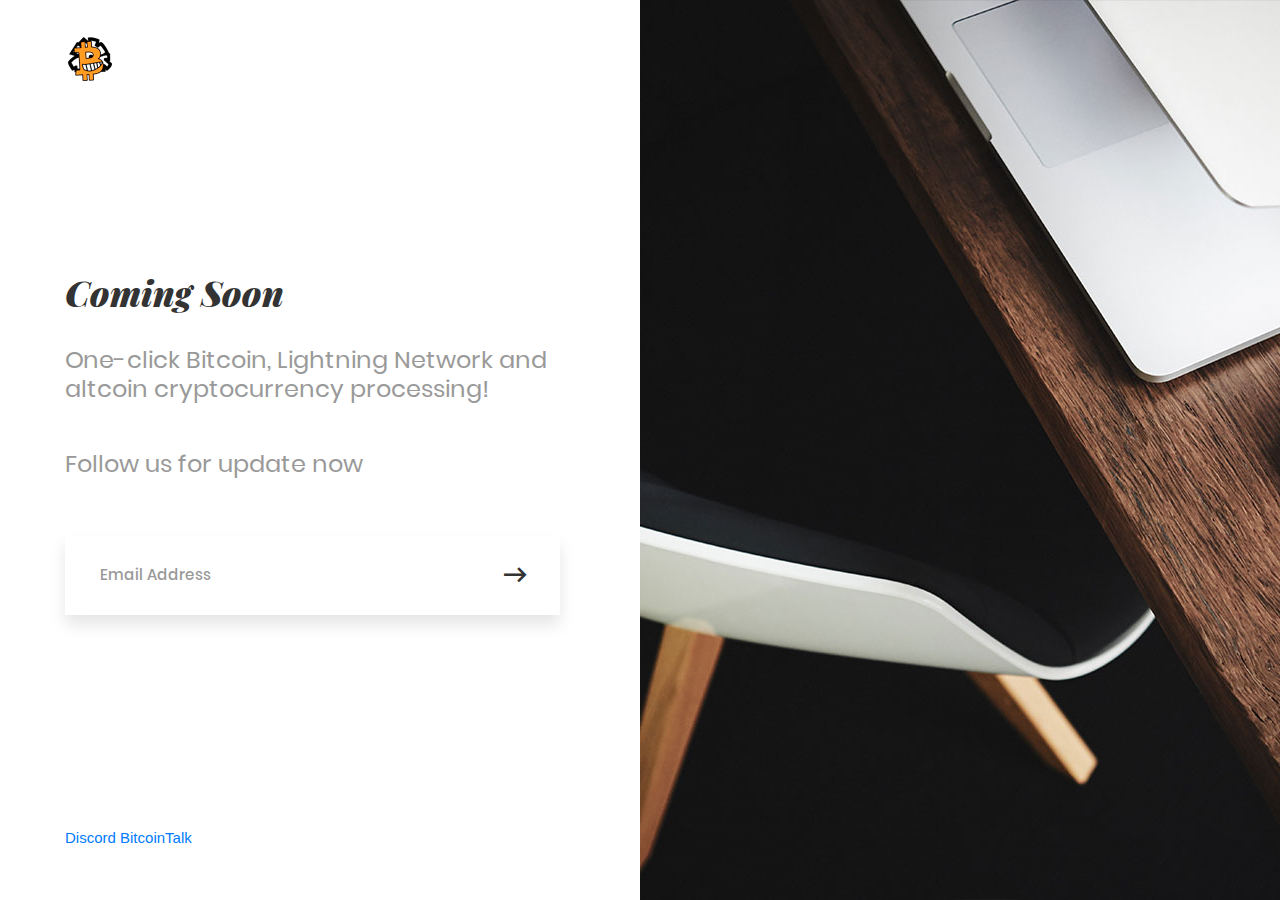
<file: index.html>
<!DOCTYPE html>
<html lang="en">
<head>
	<title>madbit.io - Coming Soon</title>
	<meta charset="UTF-8">
	<meta name="viewport" content="width=device-width, initial-scale=1">
<!--===============================================================================================-->
	<link rel="stylesheet" type="text/css" href="vendor/bootstrap/css/bootstrap.min.css">
<!--===============================================================================================-->
	<link rel="stylesheet" type="text/css" href="fonts/font-awesome-4.7.0/css/font-awesome.min.css">
<!--===============================================================================================-->
	<link rel="stylesheet" type="text/css" href="fonts/iconic/css/material-design-iconic-font.min.css">
<!--===============================================================================================-->
	<link rel="stylesheet" type="text/css" href="vendor/animate/animate.css">
<!--===============================================================================================-->
	<link rel="stylesheet" type="text/css" href="vendor/select2/select2.min.css">
<!--===============================================================================================-->
	<link rel="stylesheet" type="text/css" href="css/util.css">
	<link rel="stylesheet" type="text/css" href="css/main.css">
<!--===============================================================================================-->
</head>
<body>
	
			

	<div class="flex-w flex-str size1 overlay1">
		<div class="flex-w flex-col-sb wsize1 bg0 p-l-65 p-t-37 p-b-50 p-r-80 respon1">
			<div class="wrappic1">
				<a href="https://madbit.io">
					<img src="images/icons/logo-1.png">
				</a>
			</div>		
	
			<div class="w-full flex-c-m p-t-80 p-b-90">
				<div class="wsize2">
					<h3 class="l1-txt1 p-b-34 respon3">
						Coming Soon
					</h3>
					<p class="m2-txt1 p-b-46">
						One-click Bitcoin, Lightning Network and altcoin cryptocurrency processing!

					</p>

					<p class="m2-txt1 p-b-46">
						Follow us for update now
					</p>

					<form class="contact100-form validate-form m-t-10 m-b-10" action="https://madbit.us19.list-manage.com/subscribe/post?u=c3cfda591f8ba4467c5006ae5&amp;id=af472f4453" method="post" id="mc-embedded-subscribe-form" name="mc-embedded-subscribe-form" class="validate" target="_blank" novalidate>
						<div class="wrap-input100 validate-input m-lr-auto-lg" data-validate = "Email is required: ex@abc.xyz">
							<input class="s2-txt1 placeholder0 input100 trans-04" type="email" name="EMAIL" class="required email" id="mce-EMAIL" placeholder="Email Address">

							<button class="flex-c-m ab-t-r size2 hov1">
								<i class="zmdi zmdi-long-arrow-right fs-30 cl1 trans-04"></i>
							</button>
						</div>		
					</form>
				</div>
			</div>
		<div class="flex-w">
			<a href="https://discord.gg/YAqZQXV">
			Discord
			</a>
&nbsp;
                        <a href="https://bitcointalk.org/index.php?topic=4992296">
                        BitcoinTalk
                        </a>
			
		</div>

		</div>
			

		<div class="wsize1 simpleslide100-parent respon2">
			<!--  -->
			<div>
				<div class="simpleslide100-item bg-img1" style="background-image: url('images/bg01.jpg');"></div>
			</div>
		</div>
	</div>



	

<!--===============================================================================================-->	
	<script src="vendor/jquery/jquery-3.2.1.min.js"></script>
<!--===============================================================================================-->
	<script src="vendor/bootstrap/js/popper.js"></script>
	<script src="vendor/bootstrap/js/bootstrap.min.js"></script>
<!--===============================================================================================-->
	<script src="vendor/select2/select2.min.js"></script>
<!--===============================================================================================-->
	<script src="vendor/tilt/tilt.jquery.min.js"></script>
<!--===============================================================================================-->
	<script src="js/main.js"></script>

</body>
</html>
</file>
<file: css/util.css>
/*//////////////////////////////////////////////////////////////////
[ REBOOT ]*/
*, *:before, *:after {
	margin: 0px; 
	padding: 0px; 
	-webkit-box-sizing: border-box;
	-moz-box-sizing: border-box;
	box-sizing: border-box;
}

body, html {
	font-family: Arial, sans-serif;
	font-size: 15px;
	color: #666666;

	height: 100%;
	background-color: #fff;
	-webkit-box-sizing: border-box;
	-moz-box-sizing: border-box;
	box-sizing: border-box;
}

/*---------------------------------------------*/
a:focus {outline: none;}
a:hover {text-decoration: none;}

/* ------------------------------------ */
h1,h2,h3,h4,h5,h6,p {margin: 0px;}

ul, li {
	margin: 0px;
	list-style-type: none;
}


/* ------------------------------------ */
input, textarea, label {
	display: block;
	outline: none;
	border: none;
}

/* ------------------------------------ */
button {
	outline: none;
	border: none;
	background: transparent;
	cursor: pointer;
}
button:focus {outline: none;}

iframe {border: none;}


/*//////////////////////////////////////////////////////////////////
[ FONT SIZE ]*/
.fs-1 {font-size: 1px;}
.fs-2 {font-size: 2px;}
.fs-3 {font-size: 3px;}
.fs-4 {font-size: 4px;}
.fs-5 {font-size: 5px;}
.fs-6 {font-size: 6px;}
.fs-7 {font-size: 7px;}
.fs-8 {font-size: 8px;}
.fs-9 {font-size: 9px;}
.fs-10 {font-size: 10px;}
.fs-11 {font-size: 11px;}
.fs-12 {font-size: 12px;}
.fs-13 {font-size: 13px;}
.fs-14 {font-size: 14px;}
.fs-15 {font-size: 15px;}
.fs-16 {font-size: 16px;}
.fs-17 {font-size: 17px;}
.fs-18 {font-size: 18px;}
.fs-19 {font-size: 19px;}
.fs-20 {font-size: 20px;}
.fs-21 {font-size: 21px;}
.fs-22 {font-size: 22px;}
.fs-23 {font-size: 23px;}
.fs-24 {font-size: 24px;}
.fs-25 {font-size: 25px;}
.fs-26 {font-size: 26px;}
.fs-27 {font-size: 27px;}
.fs-28 {font-size: 28px;}
.fs-29 {font-size: 29px;}
.fs-30 {font-size: 30px;}
.fs-31 {font-size: 31px;}
.fs-32 {font-size: 32px;}
.fs-33 {font-size: 33px;}
.fs-34 {font-size: 34px;}
.fs-35 {font-size: 35px;}
.fs-36 {font-size: 36px;}
.fs-37 {font-size: 37px;}
.fs-38 {font-size: 38px;}
.fs-39 {font-size: 39px;}
.fs-40 {font-size: 40px;}
.fs-41 {font-size: 41px;}
.fs-42 {font-size: 42px;}
.fs-43 {font-size: 43px;}
.fs-44 {font-size: 44px;}
.fs-45 {font-size: 45px;}
.fs-46 {font-size: 46px;}
.fs-47 {font-size: 47px;}
.fs-48 {font-size: 48px;}
.fs-49 {font-size: 49px;}
.fs-50 {font-size: 50px;}
.fs-51 {font-size: 51px;}
.fs-52 {font-size: 52px;}
.fs-53 {font-size: 53px;}
.fs-54 {font-size: 54px;}
.fs-55 {font-size: 55px;}
.fs-56 {font-size: 56px;}
.fs-57 {font-size: 57px;}
.fs-58 {font-size: 58px;}
.fs-59 {font-size: 59px;}
.fs-60 {font-size: 60px;}
.fs-61 {font-size: 61px;}
.fs-62 {font-size: 62px;}
.fs-63 {font-size: 63px;}
.fs-64 {font-size: 64px;}
.fs-65 {font-size: 65px;}
.fs-66 {font-size: 66px;}
.fs-67 {font-size: 67px;}
.fs-68 {font-size: 68px;}
.fs-69 {font-size: 69px;}
.fs-70 {font-size: 70px;}
.fs-71 {font-size: 71px;}
.fs-72 {font-size: 72px;}
.fs-73 {font-size: 73px;}
.fs-74 {font-size: 74px;}
.fs-75 {font-size: 75px;}
.fs-76 {font-size: 76px;}
.fs-77 {font-size: 77px;}
.fs-78 {font-size: 78px;}
.fs-79 {font-size: 79px;}
.fs-80 {font-size: 80px;}
.fs-81 {font-size: 81px;}
.fs-82 {font-size: 82px;}
.fs-83 {font-size: 83px;}
.fs-84 {font-size: 84px;}
.fs-85 {font-size: 85px;}
.fs-86 {font-size: 86px;}
.fs-87 {font-size: 87px;}
.fs-88 {font-size: 88px;}
.fs-89 {font-size: 89px;}
.fs-90 {font-size: 90px;}
.fs-91 {font-size: 91px;}
.fs-92 {font-size: 92px;}
.fs-93 {font-size: 93px;}
.fs-94 {font-size: 94px;}
.fs-95 {font-size: 95px;}
.fs-96 {font-size: 96px;}
.fs-97 {font-size: 97px;}
.fs-98 {font-size: 98px;}
.fs-99 {font-size: 99px;}
.fs-100 {font-size: 100px;}
.fs-101 {font-size: 101px;}
.fs-102 {font-size: 102px;}
.fs-103 {font-size: 103px;}
.fs-104 {font-size: 104px;}
.fs-105 {font-size: 105px;}
.fs-106 {font-size: 106px;}
.fs-107 {font-size: 107px;}
.fs-108 {font-size: 108px;}
.fs-109 {font-size: 109px;}
.fs-110 {font-size: 110px;}
.fs-111 {font-size: 111px;}
.fs-112 {font-size: 112px;}
.fs-113 {font-size: 113px;}
.fs-114 {font-size: 114px;}
.fs-115 {font-size: 115px;}
.fs-116 {font-size: 116px;}
.fs-117 {font-size: 117px;}
.fs-118 {font-size: 118px;}
.fs-119 {font-size: 119px;}
.fs-120 {font-size: 120px;}
.fs-121 {font-size: 121px;}
.fs-122 {font-size: 122px;}
.fs-123 {font-size: 123px;}
.fs-124 {font-size: 124px;}
.fs-125 {font-size: 125px;}
.fs-126 {font-size: 126px;}
.fs-127 {font-size: 127px;}
.fs-128 {font-size: 128px;}
.fs-129 {font-size: 129px;}
.fs-130 {font-size: 130px;}
.fs-131 {font-size: 131px;}
.fs-132 {font-size: 132px;}
.fs-133 {font-size: 133px;}
.fs-134 {font-size: 134px;}
.fs-135 {font-size: 135px;}
.fs-136 {font-size: 136px;}
.fs-137 {font-size: 137px;}
.fs-138 {font-size: 138px;}
.fs-139 {font-size: 139px;}
.fs-140 {font-size: 140px;}
.fs-141 {font-size: 141px;}
.fs-142 {font-size: 142px;}
.fs-143 {font-size: 143px;}
.fs-144 {font-size: 144px;}
.fs-145 {font-size: 145px;}
.fs-146 {font-size: 146px;}
.fs-147 {font-size: 147px;}
.fs-148 {font-size: 148px;}
.fs-149 {font-size: 149px;}
.fs-150 {font-size: 150px;}
.fs-151 {font-size: 151px;}
.fs-152 {font-size: 152px;}
.fs-153 {font-size: 153px;}
.fs-154 {font-size: 154px;}
.fs-155 {font-size: 155px;}
.fs-156 {font-size: 156px;}
.fs-157 {font-size: 157px;}
.fs-158 {font-size: 158px;}
.fs-159 {font-size: 159px;}
.fs-160 {font-size: 160px;}
.fs-161 {font-size: 161px;}
.fs-162 {font-size: 162px;}
.fs-163 {font-size: 163px;}
.fs-164 {font-size: 164px;}
.fs-165 {font-size: 165px;}
.fs-166 {font-size: 166px;}
.fs-167 {font-size: 167px;}
.fs-168 {font-size: 168px;}
.fs-169 {font-size: 169px;}
.fs-170 {font-size: 170px;}
.fs-171 {font-size: 171px;}
.fs-172 {font-size: 172px;}
.fs-173 {font-size: 173px;}
.fs-174 {font-size: 174px;}
.fs-175 {font-size: 175px;}
.fs-176 {font-size: 176px;}
.fs-177 {font-size: 177px;}
.fs-178 {font-size: 178px;}
.fs-179 {font-size: 179px;}
.fs-180 {font-size: 180px;}
.fs-181 {font-size: 181px;}
.fs-182 {font-size: 182px;}
.fs-183 {font-size: 183px;}
.fs-184 {font-size: 184px;}
.fs-185 {font-size: 185px;}
.fs-186 {font-size: 186px;}
.fs-187 {font-size: 187px;}
.fs-188 {font-size: 188px;}
.fs-189 {font-size: 189px;}
.fs-190 {font-size: 190px;}
.fs-191 {font-size: 191px;}
.fs-192 {font-size: 192px;}
.fs-193 {font-size: 193px;}
.fs-194 {font-size: 194px;}
.fs-195 {font-size: 195px;}
.fs-196 {font-size: 196px;}
.fs-197 {font-size: 197px;}
.fs-198 {font-size: 198px;}
.fs-199 {font-size: 199px;}
.fs-200 {font-size: 200px;}

/*//////////////////////////////////////////////////////////////////
[ PADDING ]*/
.p-t-0 {padding-top: 0px;}
.p-t-1 {padding-top: 1px;}
.p-t-2 {padding-top: 2px;}
.p-t-3 {padding-top: 3px;}
.p-t-4 {padding-top: 4px;}
.p-t-5 {padding-top: 5px;}
.p-t-6 {padding-top: 6px;}
.p-t-7 {padding-top: 7px;}
.p-t-8 {padding-top: 8px;}
.p-t-9 {padding-top: 9px;}
.p-t-10 {padding-top: 10px;}
.p-t-11 {padding-top: 11px;}
.p-t-12 {padding-top: 12px;}
.p-t-13 {padding-top: 13px;}
.p-t-14 {padding-top: 14px;}
.p-t-15 {padding-top: 15px;}
.p-t-16 {padding-top: 16px;}
.p-t-17 {padding-top: 17px;}
.p-t-18 {padding-top: 18px;}
.p-t-19 {padding-top: 19px;}
.p-t-20 {padding-top: 20px;}
.p-t-21 {padding-top: 21px;}
.p-t-22 {padding-top: 22px;}
.p-t-23 {padding-top: 23px;}
.p-t-24 {padding-top: 24px;}
.p-t-25 {padding-top: 25px;}
.p-t-26 {padding-top: 26px;}
.p-t-27 {padding-top: 27px;}
.p-t-28 {padding-top: 28px;}
.p-t-29 {padding-top: 29px;}
.p-t-30 {padding-top: 30px;}
.p-t-31 {padding-top: 31px;}
.p-t-32 {padding-top: 32px;}
.p-t-33 {padding-top: 33px;}
.p-t-34 {padding-top: 34px;}
.p-t-35 {padding-top: 35px;}
.p-t-36 {padding-top: 36px;}
.p-t-37 {padding-top: 37px;}
.p-t-38 {padding-top: 38px;}
.p-t-39 {padding-top: 39px;}
.p-t-40 {padding-top: 40px;}
.p-t-41 {padding-top: 41px;}
.p-t-42 {padding-top: 42px;}
.p-t-43 {padding-top: 43px;}
.p-t-44 {padding-top: 44px;}
.p-t-45 {padding-top: 45px;}
.p-t-46 {padding-top: 46px;}
.p-t-47 {padding-top: 47px;}
.p-t-48 {padding-top: 48px;}
.p-t-49 {padding-top: 49px;}
.p-t-50 {padding-top: 50px;}
.p-t-51 {padding-top: 51px;}
.p-t-52 {padding-top: 52px;}
.p-t-53 {padding-top: 53px;}
.p-t-54 {padding-top: 54px;}
.p-t-55 {padding-top: 55px;}
.p-t-56 {padding-top: 56px;}
.p-t-57 {padding-top: 57px;}
.p-t-58 {padding-top: 58px;}
.p-t-59 {padding-top: 59px;}
.p-t-60 {padding-top: 60px;}
.p-t-61 {padding-top: 61px;}
.p-t-62 {padding-top: 62px;}
.p-t-63 {padding-top: 63px;}
.p-t-64 {padding-top: 64px;}
.p-t-65 {padding-top: 65px;}
.p-t-66 {padding-top: 66px;}
.p-t-67 {padding-top: 67px;}
.p-t-68 {padding-top: 68px;}
.p-t-69 {padding-top: 69px;}
.p-t-70 {padding-top: 70px;}
.p-t-71 {padding-top: 71px;}
.p-t-72 {padding-top: 72px;}
.p-t-73 {padding-top: 73px;}
.p-t-74 {padding-top: 74px;}
.p-t-75 {padding-top: 75px;}
.p-t-76 {padding-top: 76px;}
.p-t-77 {padding-top: 77px;}
.p-t-78 {padding-top: 78px;}
.p-t-79 {padding-top: 79px;}
.p-t-80 {padding-top: 80px;}
.p-t-81 {padding-top: 81px;}
.p-t-82 {padding-top: 82px;}
.p-t-83 {padding-top: 83px;}
.p-t-84 {padding-top: 84px;}
.p-t-85 {padding-top: 85px;}
.p-t-86 {padding-top: 86px;}
.p-t-87 {padding-top: 87px;}
.p-t-88 {padding-top: 88px;}
.p-t-89 {padding-top: 89px;}
.p-t-90 {padding-top: 90px;}
.p-t-91 {padding-top: 91px;}
.p-t-92 {padding-top: 92px;}
.p-t-93 {padding-top: 93px;}
.p-t-94 {padding-top: 94px;}
.p-t-95 {padding-top: 95px;}
.p-t-96 {padding-top: 96px;}
.p-t-97 {padding-top: 97px;}
.p-t-98 {padding-top: 98px;}
.p-t-99 {padding-top: 99px;}
.p-t-100 {padding-top: 100px;}
.p-t-101 {padding-top: 101px;}
.p-t-102 {padding-top: 102px;}
.p-t-103 {padding-top: 103px;}
.p-t-104 {padding-top: 104px;}
.p-t-105 {padding-top: 105px;}
.p-t-106 {padding-top: 106px;}
.p-t-107 {padding-top: 107px;}
.p-t-108 {padding-top: 108px;}
.p-t-109 {padding-top: 109px;}
.p-t-110 {padding-top: 110px;}
.p-t-111 {padding-top: 111px;}
.p-t-112 {padding-top: 112px;}
.p-t-113 {padding-top: 113px;}
.p-t-114 {padding-top: 114px;}
.p-t-115 {padding-top: 115px;}
.p-t-116 {padding-top: 116px;}
.p-t-117 {padding-top: 117px;}
.p-t-118 {padding-top: 118px;}
.p-t-119 {padding-top: 119px;}
.p-t-120 {padding-top: 120px;}
.p-t-121 {padding-top: 121px;}
.p-t-122 {padding-top: 122px;}
.p-t-123 {padding-top: 123px;}
.p-t-124 {padding-top: 124px;}
.p-t-125 {padding-top: 125px;}
.p-t-126 {padding-top: 126px;}
.p-t-127 {padding-top: 127px;}
.p-t-128 {padding-top: 128px;}
.p-t-129 {padding-top: 129px;}
.p-t-130 {padding-top: 130px;}
.p-t-131 {padding-top: 131px;}
.p-t-132 {padding-top: 132px;}
.p-t-133 {padding-top: 133px;}
.p-t-134 {padding-top: 134px;}
.p-t-135 {padding-top: 135px;}
.p-t-136 {padding-top: 136px;}
.p-t-137 {padding-top: 137px;}
.p-t-138 {padding-top: 138px;}
.p-t-139 {padding-top: 139px;}
.p-t-140 {padding-top: 140px;}
.p-t-141 {padding-top: 141px;}
.p-t-142 {padding-top: 142px;}
.p-t-143 {padding-top: 143px;}
.p-t-144 {padding-top: 144px;}
.p-t-145 {padding-top: 145px;}
.p-t-146 {padding-top: 146px;}
.p-t-147 {padding-top: 147px;}
.p-t-148 {padding-top: 148px;}
.p-t-149 {padding-top: 149px;}
.p-t-150 {padding-top: 150px;}
.p-t-151 {padding-top: 151px;}
.p-t-152 {padding-top: 152px;}
.p-t-153 {padding-top: 153px;}
.p-t-154 {padding-top: 154px;}
.p-t-155 {padding-top: 155px;}
.p-t-156 {padding-top: 156px;}
.p-t-157 {padding-top: 157px;}
.p-t-158 {padding-top: 158px;}
.p-t-159 {padding-top: 159px;}
.p-t-160 {padding-top: 160px;}
.p-t-161 {padding-top: 161px;}
.p-t-162 {padding-top: 162px;}
.p-t-163 {padding-top: 163px;}
.p-t-164 {padding-top: 164px;}
.p-t-165 {padding-top: 165px;}
.p-t-166 {padding-top: 166px;}
.p-t-167 {padding-top: 167px;}
.p-t-168 {padding-top: 168px;}
.p-t-169 {padding-top: 169px;}
.p-t-170 {padding-top: 170px;}
.p-t-171 {padding-top: 171px;}
.p-t-172 {padding-top: 172px;}
.p-t-173 {padding-top: 173px;}
.p-t-174 {padding-top: 174px;}
.p-t-175 {padding-top: 175px;}
.p-t-176 {padding-top: 176px;}
.p-t-177 {padding-top: 177px;}
.p-t-178 {padding-top: 178px;}
.p-t-179 {padding-top: 179px;}
.p-t-180 {padding-top: 180px;}
.p-t-181 {padding-top: 181px;}
.p-t-182 {padding-top: 182px;}
.p-t-183 {padding-top: 183px;}
.p-t-184 {padding-top: 184px;}
.p-t-185 {padding-top: 185px;}
.p-t-186 {padding-top: 186px;}
.p-t-187 {padding-top: 187px;}
.p-t-188 {padding-top: 188px;}
.p-t-189 {padding-top: 189px;}
.p-t-190 {padding-top: 190px;}
.p-t-191 {padding-top: 191px;}
.p-t-192 {padding-top: 192px;}
.p-t-193 {padding-top: 193px;}
.p-t-194 {padding-top: 194px;}
.p-t-195 {padding-top: 195px;}
.p-t-196 {padding-top: 196px;}
.p-t-197 {padding-top: 197px;}
.p-t-198 {padding-top: 198px;}
.p-t-199 {padding-top: 199px;}
.p-t-200 {padding-top: 200px;}
.p-t-201 {padding-top: 201px;}
.p-t-202 {padding-top: 202px;}
.p-t-203 {padding-top: 203px;}
.p-t-204 {padding-top: 204px;}
.p-t-205 {padding-top: 205px;}
.p-t-206 {padding-top: 206px;}
.p-t-207 {padding-top: 207px;}
.p-t-208 {padding-top: 208px;}
.p-t-209 {padding-top: 209px;}
.p-t-210 {padding-top: 210px;}
.p-t-211 {padding-top: 211px;}
.p-t-212 {padding-top: 212px;}
.p-t-213 {padding-top: 213px;}
.p-t-214 {padding-top: 214px;}
.p-t-215 {padding-top: 215px;}
.p-t-216 {padding-top: 216px;}
.p-t-217 {padding-top: 217px;}
.p-t-218 {padding-top: 218px;}
.p-t-219 {padding-top: 219px;}
.p-t-220 {padding-top: 220px;}
.p-t-221 {padding-top: 221px;}
.p-t-222 {padding-top: 222px;}
.p-t-223 {padding-top: 223px;}
.p-t-224 {padding-top: 224px;}
.p-t-225 {padding-top: 225px;}
.p-t-226 {padding-top: 226px;}
.p-t-227 {padding-top: 227px;}
.p-t-228 {padding-top: 228px;}
.p-t-229 {padding-top: 229px;}
.p-t-230 {padding-top: 230px;}
.p-t-231 {padding-top: 231px;}
.p-t-232 {padding-top: 232px;}
.p-t-233 {padding-top: 233px;}
.p-t-234 {padding-top: 234px;}
.p-t-235 {padding-top: 235px;}
.p-t-236 {padding-top: 236px;}
.p-t-237 {padding-top: 237px;}
.p-t-238 {padding-top: 238px;}
.p-t-239 {padding-top: 239px;}
.p-t-240 {padding-top: 240px;}
.p-t-241 {padding-top: 241px;}
.p-t-242 {padding-top: 242px;}
.p-t-243 {padding-top: 243px;}
.p-t-244 {padding-top: 244px;}
.p-t-245 {padding-top: 245px;}
.p-t-246 {padding-top: 246px;}
.p-t-247 {padding-top: 247px;}
.p-t-248 {padding-top: 248px;}
.p-t-249 {padding-top: 249px;}
.p-t-250 {padding-top: 250px;}
.p-b-0 {padding-bottom: 0px;}
.p-b-1 {padding-bottom: 1px;}
.p-b-2 {padding-bottom: 2px;}
.p-b-3 {padding-bottom: 3px;}
.p-b-4 {padding-bottom: 4px;}
.p-b-5 {padding-bottom: 5px;}
.p-b-6 {padding-bottom: 6px;}
.p-b-7 {padding-bottom: 7px;}
.p-b-8 {padding-bottom: 8px;}
.p-b-9 {padding-bottom: 9px;}
.p-b-10 {padding-bottom: 10px;}
.p-b-11 {padding-bottom: 11px;}
.p-b-12 {padding-bottom: 12px;}
.p-b-13 {padding-bottom: 13px;}
.p-b-14 {padding-bottom: 14px;}
.p-b-15 {padding-bottom: 15px;}
.p-b-16 {padding-bottom: 16px;}
.p-b-17 {padding-bottom: 17px;}
.p-b-18 {padding-bottom: 18px;}
.p-b-19 {padding-bottom: 19px;}
.p-b-20 {padding-bottom: 20px;}
.p-b-21 {padding-bottom: 21px;}
.p-b-22 {padding-bottom: 22px;}
.p-b-23 {padding-bottom: 23px;}
.p-b-24 {padding-bottom: 24px;}
.p-b-25 {padding-bottom: 25px;}
.p-b-26 {padding-bottom: 26px;}
.p-b-27 {padding-bottom: 27px;}
.p-b-28 {padding-bottom: 28px;}
.p-b-29 {padding-bottom: 29px;}
.p-b-30 {padding-bottom: 30px;}
.p-b-31 {padding-bottom: 31px;}
.p-b-32 {padding-bottom: 32px;}
.p-b-33 {padding-bottom: 33px;}
.p-b-34 {padding-bottom: 34px;}
.p-b-35 {padding-bottom: 35px;}
.p-b-36 {padding-bottom: 36px;}
.p-b-37 {padding-bottom: 37px;}
.p-b-38 {padding-bottom: 38px;}
.p-b-39 {padding-bottom: 39px;}
.p-b-40 {padding-bottom: 40px;}
.p-b-41 {padding-bottom: 41px;}
.p-b-42 {padding-bottom: 42px;}
.p-b-43 {padding-bottom: 43px;}
.p-b-44 {padding-bottom: 44px;}
.p-b-45 {padding-bottom: 45px;}
.p-b-46 {padding-bottom: 46px;}
.p-b-47 {padding-bottom: 47px;}
.p-b-48 {padding-bottom: 48px;}
.p-b-49 {padding-bottom: 49px;}
.p-b-50 {padding-bottom: 50px;}
.p-b-51 {padding-bottom: 51px;}
.p-b-52 {padding-bottom: 52px;}
.p-b-53 {padding-bottom: 53px;}
.p-b-54 {padding-bottom: 54px;}
.p-b-55 {padding-bottom: 55px;}
.p-b-56 {padding-bottom: 56px;}
.p-b-57 {padding-bottom: 57px;}
.p-b-58 {padding-bottom: 58px;}
.p-b-59 {padding-bottom: 59px;}
.p-b-60 {padding-bottom: 60px;}
.p-b-61 {padding-bottom: 61px;}
.p-b-62 {padding-bottom: 62px;}
.p-b-63 {padding-bottom: 63px;}
.p-b-64 {padding-bottom: 64px;}
.p-b-65 {padding-bottom: 65px;}
.p-b-66 {padding-bottom: 66px;}
.p-b-67 {padding-bottom: 67px;}
.p-b-68 {padding-bottom: 68px;}
.p-b-69 {padding-bottom: 69px;}
.p-b-70 {padding-bottom: 70px;}
.p-b-71 {padding-bottom: 71px;}
.p-b-72 {padding-bottom: 72px;}
.p-b-73 {padding-bottom: 73px;}
.p-b-74 {padding-bottom: 74px;}
.p-b-75 {padding-bottom: 75px;}
.p-b-76 {padding-bottom: 76px;}
.p-b-77 {padding-bottom: 77px;}
.p-b-78 {padding-bottom: 78px;}
.p-b-79 {padding-bottom: 79px;}
.p-b-80 {padding-bottom: 80px;}
.p-b-81 {padding-bottom: 81px;}
.p-b-82 {padding-bottom: 82px;}
.p-b-83 {padding-bottom: 83px;}
.p-b-84 {padding-bottom: 84px;}
.p-b-85 {padding-bottom: 85px;}
.p-b-86 {padding-bottom: 86px;}
.p-b-87 {padding-bottom: 87px;}
.p-b-88 {padding-bottom: 88px;}
.p-b-89 {padding-bottom: 89px;}
.p-b-90 {padding-bottom: 90px;}
.p-b-91 {padding-bottom: 91px;}
.p-b-92 {padding-bottom: 92px;}
.p-b-93 {padding-bottom: 93px;}
.p-b-94 {padding-bottom: 94px;}
.p-b-95 {padding-bottom: 95px;}
.p-b-96 {padding-bottom: 96px;}
.p-b-97 {padding-bottom: 97px;}
.p-b-98 {padding-bottom: 98px;}
.p-b-99 {padding-bottom: 99px;}
.p-b-100 {padding-bottom: 100px;}
.p-b-101 {padding-bottom: 101px;}
.p-b-102 {padding-bottom: 102px;}
.p-b-103 {padding-bottom: 103px;}
.p-b-104 {padding-bottom: 104px;}
.p-b-105 {padding-bottom: 105px;}
.p-b-106 {padding-bottom: 106px;}
.p-b-107 {padding-bottom: 107px;}
.p-b-108 {padding-bottom: 108px;}
.p-b-109 {padding-bottom: 109px;}
.p-b-110 {padding-bottom: 110px;}
.p-b-111 {padding-bottom: 111px;}
.p-b-112 {padding-bottom: 112px;}
.p-b-113 {padding-bottom: 113px;}
.p-b-114 {padding-bottom: 114px;}
.p-b-115 {padding-bottom: 115px;}
.p-b-116 {padding-bottom: 116px;}
.p-b-117 {padding-bottom: 117px;}
.p-b-118 {padding-bottom: 118px;}
.p-b-119 {padding-bottom: 119px;}
.p-b-120 {padding-bottom: 120px;}
.p-b-121 {padding-bottom: 121px;}
.p-b-122 {padding-bottom: 122px;}
.p-b-123 {padding-bottom: 123px;}
.p-b-124 {padding-bottom: 124px;}
.p-b-125 {padding-bottom: 125px;}
.p-b-126 {padding-bottom: 126px;}
.p-b-127 {padding-bottom: 127px;}
.p-b-128 {padding-bottom: 128px;}
.p-b-129 {padding-bottom: 129px;}
.p-b-130 {padding-bottom: 130px;}
.p-b-131 {padding-bottom: 131px;}
.p-b-132 {padding-bottom: 132px;}
.p-b-133 {padding-bottom: 133px;}
.p-b-134 {padding-bottom: 134px;}
.p-b-135 {padding-bottom: 135px;}
.p-b-136 {padding-bottom: 136px;}
.p-b-137 {padding-bottom: 137px;}
.p-b-138 {padding-bottom: 138px;}
.p-b-139 {padding-bottom: 139px;}
.p-b-140 {padding-bottom: 140px;}
.p-b-141 {padding-bottom: 141px;}
.p-b-142 {padding-bottom: 142px;}
.p-b-143 {padding-bottom: 143px;}
.p-b-144 {padding-bottom: 144px;}
.p-b-145 {padding-bottom: 145px;}
.p-b-146 {padding-bottom: 146px;}
.p-b-147 {padding-bottom: 147px;}
.p-b-148 {padding-bottom: 148px;}
.p-b-149 {padding-bottom: 149px;}
.p-b-150 {padding-bottom: 150px;}
.p-b-151 {padding-bottom: 151px;}
.p-b-152 {padding-bottom: 152px;}
.p-b-153 {padding-bottom: 153px;}
.p-b-154 {padding-bottom: 154px;}
.p-b-155 {padding-bottom: 155px;}
.p-b-156 {padding-bottom: 156px;}
.p-b-157 {padding-bottom: 157px;}
.p-b-158 {padding-bottom: 158px;}
.p-b-159 {padding-bottom: 159px;}
.p-b-160 {padding-bottom: 160px;}
.p-b-161 {padding-bottom: 161px;}
.p-b-162 {padding-bottom: 162px;}
.p-b-163 {padding-bottom: 163px;}
.p-b-164 {padding-bottom: 164px;}
.p-b-165 {padding-bottom: 165px;}
.p-b-166 {padding-bottom: 166px;}
.p-b-167 {padding-bottom: 167px;}
.p-b-168 {padding-bottom: 168px;}
.p-b-169 {padding-bottom: 169px;}
.p-b-170 {padding-bottom: 170px;}
.p-b-171 {padding-bottom: 171px;}
.p-b-172 {padding-bottom: 172px;}
.p-b-173 {padding-bottom: 173px;}
.p-b-174 {padding-bottom: 174px;}
.p-b-175 {padding-bottom: 175px;}
.p-b-176 {padding-bottom: 176px;}
.p-b-177 {padding-bottom: 177px;}
.p-b-178 {padding-bottom: 178px;}
.p-b-179 {padding-bottom: 179px;}
.p-b-180 {padding-bottom: 180px;}
.p-b-181 {padding-bottom: 181px;}
.p-b-182 {padding-bottom: 182px;}
.p-b-183 {padding-bottom: 183px;}
.p-b-184 {padding-bottom: 184px;}
.p-b-185 {padding-bottom: 185px;}
.p-b-186 {padding-bottom: 186px;}
.p-b-187 {padding-bottom: 187px;}
.p-b-188 {padding-bottom: 188px;}
.p-b-189 {padding-bottom: 189px;}
.p-b-190 {padding-bottom: 190px;}
.p-b-191 {padding-bottom: 191px;}
.p-b-192 {padding-bottom: 192px;}
.p-b-193 {padding-bottom: 193px;}
.p-b-194 {padding-bottom: 194px;}
.p-b-195 {padding-bottom: 195px;}
.p-b-196 {padding-bottom: 196px;}
.p-b-197 {padding-bottom: 197px;}
.p-b-198 {padding-bottom: 198px;}
.p-b-199 {padding-bottom: 199px;}
.p-b-200 {padding-bottom: 200px;}
.p-b-201 {padding-bottom: 201px;}
.p-b-202 {padding-bottom: 202px;}
.p-b-203 {padding-bottom: 203px;}
.p-b-204 {padding-bottom: 204px;}
.p-b-205 {padding-bottom: 205px;}
.p-b-206 {padding-bottom: 206px;}
.p-b-207 {padding-bottom: 207px;}
.p-b-208 {padding-bottom: 208px;}
.p-b-209 {padding-bottom: 209px;}
.p-b-210 {padding-bottom: 210px;}
.p-b-211 {padding-bottom: 211px;}
.p-b-212 {padding-bottom: 212px;}
.p-b-213 {padding-bottom: 213px;}
.p-b-214 {padding-bottom: 214px;}
.p-b-215 {padding-bottom: 215px;}
.p-b-216 {padding-bottom: 216px;}
.p-b-217 {padding-bottom: 217px;}
.p-b-218 {padding-bottom: 218px;}
.p-b-219 {padding-bottom: 219px;}
.p-b-220 {padding-bottom: 220px;}
.p-b-221 {padding-bottom: 221px;}
.p-b-222 {padding-bottom: 222px;}
.p-b-223 {padding-bottom: 223px;}
.p-b-224 {padding-bottom: 224px;}
.p-b-225 {padding-bottom: 225px;}
.p-b-226 {padding-bottom: 226px;}
.p-b-227 {padding-bottom: 227px;}
.p-b-228 {padding-bottom: 228px;}
.p-b-229 {padding-bottom: 229px;}
.p-b-230 {padding-bottom: 230px;}
.p-b-231 {padding-bottom: 231px;}
.p-b-232 {padding-bottom: 232px;}
.p-b-233 {padding-bottom: 233px;}
.p-b-234 {padding-bottom: 234px;}
.p-b-235 {padding-bottom: 235px;}
.p-b-236 {padding-bottom: 236px;}
.p-b-237 {padding-bottom: 237px;}
.p-b-238 {padding-bottom: 238px;}
.p-b-239 {padding-bottom: 239px;}
.p-b-240 {padding-bottom: 240px;}
.p-b-241 {padding-bottom: 241px;}
.p-b-242 {padding-bottom: 242px;}
.p-b-243 {padding-bottom: 243px;}
.p-b-244 {padding-bottom: 244px;}
.p-b-245 {padding-bottom: 245px;}
.p-b-246 {padding-bottom: 246px;}
.p-b-247 {padding-bottom: 247px;}
.p-b-248 {padding-bottom: 248px;}
.p-b-249 {padding-bottom: 249px;}
.p-b-250 {padding-bottom: 250px;}
.p-l-0 {padding-left: 0px;}
.p-l-1 {padding-left: 1px;}
.p-l-2 {padding-left: 2px;}
.p-l-3 {padding-left: 3px;}
.p-l-4 {padding-left: 4px;}
.p-l-5 {padding-left: 5px;}
.p-l-6 {padding-left: 6px;}
.p-l-7 {padding-left: 7px;}
.p-l-8 {padding-left: 8px;}
.p-l-9 {padding-left: 9px;}
.p-l-10 {padding-left: 10px;}
.p-l-11 {padding-left: 11px;}
.p-l-12 {padding-left: 12px;}
.p-l-13 {padding-left: 13px;}
.p-l-14 {padding-left: 14px;}
.p-l-15 {padding-left: 15px;}
.p-l-16 {padding-left: 16px;}
.p-l-17 {padding-left: 17px;}
.p-l-18 {padding-left: 18px;}
.p-l-19 {padding-left: 19px;}
.p-l-20 {padding-left: 20px;}
.p-l-21 {padding-left: 21px;}
.p-l-22 {padding-left: 22px;}
.p-l-23 {padding-left: 23px;}
.p-l-24 {padding-left: 24px;}
.p-l-25 {padding-left: 25px;}
.p-l-26 {padding-left: 26px;}
.p-l-27 {padding-left: 27px;}
.p-l-28 {padding-left: 28px;}
.p-l-29 {padding-left: 29px;}
.p-l-30 {padding-left: 30px;}
.p-l-31 {padding-left: 31px;}
.p-l-32 {padding-left: 32px;}
.p-l-33 {padding-left: 33px;}
.p-l-34 {padding-left: 34px;}
.p-l-35 {padding-left: 35px;}
.p-l-36 {padding-left: 36px;}
.p-l-37 {padding-left: 37px;}
.p-l-38 {padding-left: 38px;}
.p-l-39 {padding-left: 39px;}
.p-l-40 {padding-left: 40px;}
.p-l-41 {padding-left: 41px;}
.p-l-42 {padding-left: 42px;}
.p-l-43 {padding-left: 43px;}
.p-l-44 {padding-left: 44px;}
.p-l-45 {padding-left: 45px;}
.p-l-46 {padding-left: 46px;}
.p-l-47 {padding-left: 47px;}
.p-l-48 {padding-left: 48px;}
.p-l-49 {padding-left: 49px;}
.p-l-50 {padding-left: 50px;}
.p-l-51 {padding-left: 51px;}
.p-l-52 {padding-left: 52px;}
.p-l-53 {padding-left: 53px;}
.p-l-54 {padding-left: 54px;}
.p-l-55 {padding-left: 55px;}
.p-l-56 {padding-left: 56px;}
.p-l-57 {padding-left: 57px;}
.p-l-58 {padding-left: 58px;}
.p-l-59 {padding-left: 59px;}
.p-l-60 {padding-left: 60px;}
.p-l-61 {padding-left: 61px;}
.p-l-62 {padding-left: 62px;}
.p-l-63 {padding-left: 63px;}
.p-l-64 {padding-left: 64px;}
.p-l-65 {padding-left: 65px;}
.p-l-66 {padding-left: 66px;}
.p-l-67 {padding-left: 67px;}
.p-l-68 {padding-left: 68px;}
.p-l-69 {padding-left: 69px;}
.p-l-70 {padding-left: 70px;}
.p-l-71 {padding-left: 71px;}
.p-l-72 {padding-left: 72px;}
.p-l-73 {padding-left: 73px;}
.p-l-74 {padding-left: 74px;}
.p-l-75 {padding-left: 75px;}
.p-l-76 {padding-left: 76px;}
.p-l-77 {padding-left: 77px;}
.p-l-78 {padding-left: 78px;}
.p-l-79 {padding-left: 79px;}
.p-l-80 {padding-left: 80px;}
.p-l-81 {padding-left: 81px;}
.p-l-82 {padding-left: 82px;}
.p-l-83 {padding-left: 83px;}
.p-l-84 {padding-left: 84px;}
.p-l-85 {padding-left: 85px;}
.p-l-86 {padding-left: 86px;}
.p-l-87 {padding-left: 87px;}
.p-l-88 {padding-left: 88px;}
.p-l-89 {padding-left: 89px;}
.p-l-90 {padding-left: 90px;}
.p-l-91 {padding-left: 91px;}
.p-l-92 {padding-left: 92px;}
.p-l-93 {padding-left: 93px;}
.p-l-94 {padding-left: 94px;}
.p-l-95 {padding-left: 95px;}
.p-l-96 {padding-left: 96px;}
.p-l-97 {padding-left: 97px;}
.p-l-98 {padding-left: 98px;}
.p-l-99 {padding-left: 99px;}
.p-l-100 {padding-left: 100px;}
.p-l-101 {padding-left: 101px;}
.p-l-102 {padding-left: 102px;}
.p-l-103 {padding-left: 103px;}
.p-l-104 {padding-left: 104px;}
.p-l-105 {padding-left: 105px;}
.p-l-106 {padding-left: 106px;}
.p-l-107 {padding-left: 107px;}
.p-l-108 {padding-left: 108px;}
.p-l-109 {padding-left: 109px;}
.p-l-110 {padding-left: 110px;}
.p-l-111 {padding-left: 111px;}
.p-l-112 {padding-left: 112px;}
.p-l-113 {padding-left: 113px;}
.p-l-114 {padding-left: 114px;}
.p-l-115 {padding-left: 115px;}
.p-l-116 {padding-left: 116px;}
.p-l-117 {padding-left: 117px;}
.p-l-118 {padding-left: 118px;}
.p-l-119 {padding-left: 119px;}
.p-l-120 {padding-left: 120px;}
.p-l-121 {padding-left: 121px;}
.p-l-122 {padding-left: 122px;}
.p-l-123 {padding-left: 123px;}
.p-l-124 {padding-left: 124px;}
.p-l-125 {padding-left: 125px;}
.p-l-126 {padding-left: 126px;}
.p-l-127 {padding-left: 127px;}
.p-l-128 {padding-left: 128px;}
.p-l-129 {padding-left: 129px;}
.p-l-130 {padding-left: 130px;}
.p-l-131 {padding-left: 131px;}
.p-l-132 {padding-left: 132px;}
.p-l-133 {padding-left: 133px;}
.p-l-134 {padding-left: 134px;}
.p-l-135 {padding-left: 135px;}
.p-l-136 {padding-left: 136px;}
.p-l-137 {padding-left: 137px;}
.p-l-138 {padding-left: 138px;}
.p-l-139 {padding-left: 139px;}
.p-l-140 {padding-left: 140px;}
.p-l-141 {padding-left: 141px;}
.p-l-142 {padding-left: 142px;}
.p-l-143 {padding-left: 143px;}
.p-l-144 {padding-left: 144px;}
.p-l-145 {padding-left: 145px;}
.p-l-146 {padding-left: 146px;}
.p-l-147 {padding-left: 147px;}
.p-l-148 {padding-left: 148px;}
.p-l-149 {padding-left: 149px;}
.p-l-150 {padding-left: 150px;}
.p-l-151 {padding-left: 151px;}
.p-l-152 {padding-left: 152px;}
.p-l-153 {padding-left: 153px;}
.p-l-154 {padding-left: 154px;}
.p-l-155 {padding-left: 155px;}
.p-l-156 {padding-left: 156px;}
.p-l-157 {padding-left: 157px;}
.p-l-158 {padding-left: 158px;}
.p-l-159 {padding-left: 159px;}
.p-l-160 {padding-left: 160px;}
.p-l-161 {padding-left: 161px;}
.p-l-162 {padding-left: 162px;}
.p-l-163 {padding-left: 163px;}
.p-l-164 {padding-left: 164px;}
.p-l-165 {padding-left: 165px;}
.p-l-166 {padding-left: 166px;}
.p-l-167 {padding-left: 167px;}
.p-l-168 {padding-left: 168px;}
.p-l-169 {padding-left: 169px;}
.p-l-170 {padding-left: 170px;}
.p-l-171 {padding-left: 171px;}
.p-l-172 {padding-left: 172px;}
.p-l-173 {padding-left: 173px;}
.p-l-174 {padding-left: 174px;}
.p-l-175 {padding-left: 175px;}
.p-l-176 {padding-left: 176px;}
.p-l-177 {padding-left: 177px;}
.p-l-178 {padding-left: 178px;}
.p-l-179 {padding-left: 179px;}
.p-l-180 {padding-left: 180px;}
.p-l-181 {padding-left: 181px;}
.p-l-182 {padding-left: 182px;}
.p-l-183 {padding-left: 183px;}
.p-l-184 {padding-left: 184px;}
.p-l-185 {padding-left: 185px;}
.p-l-186 {padding-left: 186px;}
.p-l-187 {padding-left: 187px;}
.p-l-188 {padding-left: 188px;}
.p-l-189 {padding-left: 189px;}
.p-l-190 {padding-left: 190px;}
.p-l-191 {padding-left: 191px;}
.p-l-192 {padding-left: 192px;}
.p-l-193 {padding-left: 193px;}
.p-l-194 {padding-left: 194px;}
.p-l-195 {padding-left: 195px;}
.p-l-196 {padding-left: 196px;}
.p-l-197 {padding-left: 197px;}
.p-l-198 {padding-left: 198px;}
.p-l-199 {padding-left: 199px;}
.p-l-200 {padding-left: 200px;}
.p-l-201 {padding-left: 201px;}
.p-l-202 {padding-left: 202px;}
.p-l-203 {padding-left: 203px;}
.p-l-204 {padding-left: 204px;}
.p-l-205 {padding-left: 205px;}
.p-l-206 {padding-left: 206px;}
.p-l-207 {padding-left: 207px;}
.p-l-208 {padding-left: 208px;}
.p-l-209 {padding-left: 209px;}
.p-l-210 {padding-left: 210px;}
.p-l-211 {padding-left: 211px;}
.p-l-212 {padding-left: 212px;}
.p-l-213 {padding-left: 213px;}
.p-l-214 {padding-left: 214px;}
.p-l-215 {padding-left: 215px;}
.p-l-216 {padding-left: 216px;}
.p-l-217 {padding-left: 217px;}
.p-l-218 {padding-left: 218px;}
.p-l-219 {padding-left: 219px;}
.p-l-220 {padding-left: 220px;}
.p-l-221 {padding-left: 221px;}
.p-l-222 {padding-left: 222px;}
.p-l-223 {padding-left: 223px;}
.p-l-224 {padding-left: 224px;}
.p-l-225 {padding-left: 225px;}
.p-l-226 {padding-left: 226px;}
.p-l-227 {padding-left: 227px;}
.p-l-228 {padding-left: 228px;}
.p-l-229 {padding-left: 229px;}
.p-l-230 {padding-left: 230px;}
.p-l-231 {padding-left: 231px;}
.p-l-232 {padding-left: 232px;}
.p-l-233 {padding-left: 233px;}
.p-l-234 {padding-left: 234px;}
.p-l-235 {padding-left: 235px;}
.p-l-236 {padding-left: 236px;}
.p-l-237 {padding-left: 237px;}
.p-l-238 {padding-left: 238px;}
.p-l-239 {padding-left: 239px;}
.p-l-240 {padding-left: 240px;}
.p-l-241 {padding-left: 241px;}
.p-l-242 {padding-left: 242px;}
.p-l-243 {padding-left: 243px;}
.p-l-244 {padding-left: 244px;}
.p-l-245 {padding-left: 245px;}
.p-l-246 {padding-left: 246px;}
.p-l-247 {padding-left: 247px;}
.p-l-248 {padding-left: 248px;}
.p-l-249 {padding-left: 249px;}
.p-l-250 {padding-left: 250px;}
.p-r-0 {padding-right: 0px;}
.p-r-1 {padding-right: 1px;}
.p-r-2 {padding-right: 2px;}
.p-r-3 {padding-right: 3px;}
.p-r-4 {padding-right: 4px;}
.p-r-5 {padding-right: 5px;}
.p-r-6 {padding-right: 6px;}
.p-r-7 {padding-right: 7px;}
.p-r-8 {padding-right: 8px;}
.p-r-9 {padding-right: 9px;}
.p-r-10 {padding-right: 10px;}
.p-r-11 {padding-right: 11px;}
.p-r-12 {padding-right: 12px;}
.p-r-13 {padding-right: 13px;}
.p-r-14 {padding-right: 14px;}
.p-r-15 {padding-right: 15px;}
.p-r-16 {padding-right: 16px;}
.p-r-17 {padding-right: 17px;}
.p-r-18 {padding-right: 18px;}
.p-r-19 {padding-right: 19px;}
.p-r-20 {padding-right: 20px;}
.p-r-21 {padding-right: 21px;}
.p-r-22 {padding-right: 22px;}
.p-r-23 {padding-right: 23px;}
.p-r-24 {padding-right: 24px;}
.p-r-25 {padding-right: 25px;}
.p-r-26 {padding-right: 26px;}
.p-r-27 {padding-right: 27px;}
.p-r-28 {padding-right: 28px;}
.p-r-29 {padding-right: 29px;}
.p-r-30 {padding-right: 30px;}
.p-r-31 {padding-right: 31px;}
.p-r-32 {padding-right: 32px;}
.p-r-33 {padding-right: 33px;}
.p-r-34 {padding-right: 34px;}
.p-r-35 {padding-right: 35px;}
.p-r-36 {padding-right: 36px;}
.p-r-37 {padding-right: 37px;}
.p-r-38 {padding-right: 38px;}
.p-r-39 {padding-right: 39px;}
.p-r-40 {padding-right: 40px;}
.p-r-41 {padding-right: 41px;}
.p-r-42 {padding-right: 42px;}
.p-r-43 {padding-right: 43px;}
.p-r-44 {padding-right: 44px;}
.p-r-45 {padding-right: 45px;}
.p-r-46 {padding-right: 46px;}
.p-r-47 {padding-right: 47px;}
.p-r-48 {padding-right: 48px;}
.p-r-49 {padding-right: 49px;}
.p-r-50 {padding-right: 50px;}
.p-r-51 {padding-right: 51px;}
.p-r-52 {padding-right: 52px;}
.p-r-53 {padding-right: 53px;}
.p-r-54 {padding-right: 54px;}
.p-r-55 {padding-right: 55px;}
.p-r-56 {padding-right: 56px;}
.p-r-57 {padding-right: 57px;}
.p-r-58 {padding-right: 58px;}
.p-r-59 {padding-right: 59px;}
.p-r-60 {padding-right: 60px;}
.p-r-61 {padding-right: 61px;}
.p-r-62 {padding-right: 62px;}
.p-r-63 {padding-right: 63px;}
.p-r-64 {padding-right: 64px;}
.p-r-65 {padding-right: 65px;}
.p-r-66 {padding-right: 66px;}
.p-r-67 {padding-right: 67px;}
.p-r-68 {padding-right: 68px;}
.p-r-69 {padding-right: 69px;}
.p-r-70 {padding-right: 70px;}
.p-r-71 {padding-right: 71px;}
.p-r-72 {padding-right: 72px;}
.p-r-73 {padding-right: 73px;}
.p-r-74 {padding-right: 74px;}
.p-r-75 {padding-right: 75px;}
.p-r-76 {padding-right: 76px;}
.p-r-77 {padding-right: 77px;}
.p-r-78 {padding-right: 78px;}
.p-r-79 {padding-right: 79px;}
.p-r-80 {padding-right: 80px;}
.p-r-81 {padding-right: 81px;}
.p-r-82 {padding-right: 82px;}
.p-r-83 {padding-right: 83px;}
.p-r-84 {padding-right: 84px;}
.p-r-85 {padding-right: 85px;}
.p-r-86 {padding-right: 86px;}
.p-r-87 {padding-right: 87px;}
.p-r-88 {padding-right: 88px;}
.p-r-89 {padding-right: 89px;}
.p-r-90 {padding-right: 90px;}
.p-r-91 {padding-right: 91px;}
.p-r-92 {padding-right: 92px;}
.p-r-93 {padding-right: 93px;}
.p-r-94 {padding-right: 94px;}
.p-r-95 {padding-right: 95px;}
.p-r-96 {padding-right: 96px;}
.p-r-97 {padding-right: 97px;}
.p-r-98 {padding-right: 98px;}
.p-r-99 {padding-right: 99px;}
.p-r-100 {padding-right: 100px;}
.p-r-101 {padding-right: 101px;}
.p-r-102 {padding-right: 102px;}
.p-r-103 {padding-right: 103px;}
.p-r-104 {padding-right: 104px;}
.p-r-105 {padding-right: 105px;}
.p-r-106 {padding-right: 106px;}
.p-r-107 {padding-right: 107px;}
.p-r-108 {padding-right: 108px;}
.p-r-109 {padding-right: 109px;}
.p-r-110 {padding-right: 110px;}
.p-r-111 {padding-right: 111px;}
.p-r-112 {padding-right: 112px;}
.p-r-113 {padding-right: 113px;}
.p-r-114 {padding-right: 114px;}
.p-r-115 {padding-right: 115px;}
.p-r-116 {padding-right: 116px;}
.p-r-117 {padding-right: 117px;}
.p-r-118 {padding-right: 118px;}
.p-r-119 {padding-right: 119px;}
.p-r-120 {padding-right: 120px;}
.p-r-121 {padding-right: 121px;}
.p-r-122 {padding-right: 122px;}
.p-r-123 {padding-right: 123px;}
.p-r-124 {padding-right: 124px;}
.p-r-125 {padding-right: 125px;}
.p-r-126 {padding-right: 126px;}
.p-r-127 {padding-right: 127px;}
.p-r-128 {padding-right: 128px;}
.p-r-129 {padding-right: 129px;}
.p-r-130 {padding-right: 130px;}
.p-r-131 {padding-right: 131px;}
.p-r-132 {padding-right: 132px;}
.p-r-133 {padding-right: 133px;}
.p-r-134 {padding-right: 134px;}
.p-r-135 {padding-right: 135px;}
.p-r-136 {padding-right: 136px;}
.p-r-137 {padding-right: 137px;}
.p-r-138 {padding-right: 138px;}
.p-r-139 {padding-right: 139px;}
.p-r-140 {padding-right: 140px;}
.p-r-141 {padding-right: 141px;}
.p-r-142 {padding-right: 142px;}
.p-r-143 {padding-right: 143px;}
.p-r-144 {padding-right: 144px;}
.p-r-145 {padding-right: 145px;}
.p-r-146 {padding-right: 146px;}
.p-r-147 {padding-right: 147px;}
.p-r-148 {padding-right: 148px;}
.p-r-149 {padding-right: 149px;}
.p-r-150 {padding-right: 150px;}
.p-r-151 {padding-right: 151px;}
.p-r-152 {padding-right: 152px;}
.p-r-153 {padding-right: 153px;}
.p-r-154 {padding-right: 154px;}
.p-r-155 {padding-right: 155px;}
.p-r-156 {padding-right: 156px;}
.p-r-157 {padding-right: 157px;}
.p-r-158 {padding-right: 158px;}
.p-r-159 {padding-right: 159px;}
.p-r-160 {padding-right: 160px;}
.p-r-161 {padding-right: 161px;}
.p-r-162 {padding-right: 162px;}
.p-r-163 {padding-right: 163px;}
.p-r-164 {padding-right: 164px;}
.p-r-165 {padding-right: 165px;}
.p-r-166 {padding-right: 166px;}
.p-r-167 {padding-right: 167px;}
.p-r-168 {padding-right: 168px;}
.p-r-169 {padding-right: 169px;}
.p-r-170 {padding-right: 170px;}
.p-r-171 {padding-right: 171px;}
.p-r-172 {padding-right: 172px;}
.p-r-173 {padding-right: 173px;}
.p-r-174 {padding-right: 174px;}
.p-r-175 {padding-right: 175px;}
.p-r-176 {padding-right: 176px;}
.p-r-177 {padding-right: 177px;}
.p-r-178 {padding-right: 178px;}
.p-r-179 {padding-right: 179px;}
.p-r-180 {padding-right: 180px;}
.p-r-181 {padding-right: 181px;}
.p-r-182 {padding-right: 182px;}
.p-r-183 {padding-right: 183px;}
.p-r-184 {padding-right: 184px;}
.p-r-185 {padding-right: 185px;}
.p-r-186 {padding-right: 186px;}
.p-r-187 {padding-right: 187px;}
.p-r-188 {padding-right: 188px;}
.p-r-189 {padding-right: 189px;}
.p-r-190 {padding-right: 190px;}
.p-r-191 {padding-right: 191px;}
.p-r-192 {padding-right: 192px;}
.p-r-193 {padding-right: 193px;}
.p-r-194 {padding-right: 194px;}
.p-r-195 {padding-right: 195px;}
.p-r-196 {padding-right: 196px;}
.p-r-197 {padding-right: 197px;}
.p-r-198 {padding-right: 198px;}
.p-r-199 {padding-right: 199px;}
.p-r-200 {padding-right: 200px;}
.p-r-201 {padding-right: 201px;}
.p-r-202 {padding-right: 202px;}
.p-r-203 {padding-right: 203px;}
.p-r-204 {padding-right: 204px;}
.p-r-205 {padding-right: 205px;}
.p-r-206 {padding-right: 206px;}
.p-r-207 {padding-right: 207px;}
.p-r-208 {padding-right: 208px;}
.p-r-209 {padding-right: 209px;}
.p-r-210 {padding-right: 210px;}
.p-r-211 {padding-right: 211px;}
.p-r-212 {padding-right: 212px;}
.p-r-213 {padding-right: 213px;}
.p-r-214 {padding-right: 214px;}
.p-r-215 {padding-right: 215px;}
.p-r-216 {padding-right: 216px;}
.p-r-217 {padding-right: 217px;}
.p-r-218 {padding-right: 218px;}
.p-r-219 {padding-right: 219px;}
.p-r-220 {padding-right: 220px;}
.p-r-221 {padding-right: 221px;}
.p-r-222 {padding-right: 222px;}
.p-r-223 {padding-right: 223px;}
.p-r-224 {padding-right: 224px;}
.p-r-225 {padding-right: 225px;}
.p-r-226 {padding-right: 226px;}
.p-r-227 {padding-right: 227px;}
.p-r-228 {padding-right: 228px;}
.p-r-229 {padding-right: 229px;}
.p-r-230 {padding-right: 230px;}
.p-r-231 {padding-right: 231px;}
.p-r-232 {padding-right: 232px;}
.p-r-233 {padding-right: 233px;}
.p-r-234 {padding-right: 234px;}
.p-r-235 {padding-right: 235px;}
.p-r-236 {padding-right: 236px;}
.p-r-237 {padding-right: 237px;}
.p-r-238 {padding-right: 238px;}
.p-r-239 {padding-right: 239px;}
.p-r-240 {padding-right: 240px;}
.p-r-241 {padding-right: 241px;}
.p-r-242 {padding-right: 242px;}
.p-r-243 {padding-right: 243px;}
.p-r-244 {padding-right: 244px;}
.p-r-245 {padding-right: 245px;}
.p-r-246 {padding-right: 246px;}
.p-r-247 {padding-right: 247px;}
.p-r-248 {padding-right: 248px;}
.p-r-249 {padding-right: 249px;}
.p-r-250 {padding-right: 250px;}

/*//////////////////////////////////////////////////////////////////
[ MARGIN ]*/
.m-t-0 {margin-top: 0px;}
.m-t-1 {margin-top: 1px;}
.m-t-2 {margin-top: 2px;}
.m-t-3 {margin-top: 3px;}
.m-t-4 {margin-top: 4px;}
.m-t-5 {margin-top: 5px;}
.m-t-6 {margin-top: 6px;}
.m-t-7 {margin-top: 7px;}
.m-t-8 {margin-top: 8px;}
.m-t-9 {margin-top: 9px;}
.m-t-10 {margin-top: 10px;}
.m-t-11 {margin-top: 11px;}
.m-t-12 {margin-top: 12px;}
.m-t-13 {margin-top: 13px;}
.m-t-14 {margin-top: 14px;}
.m-t-15 {margin-top: 15px;}
.m-t-16 {margin-top: 16px;}
.m-t-17 {margin-top: 17px;}
.m-t-18 {margin-top: 18px;}
.m-t-19 {margin-top: 19px;}
.m-t-20 {margin-top: 20px;}
.m-t-21 {margin-top: 21px;}
.m-t-22 {margin-top: 22px;}
.m-t-23 {margin-top: 23px;}
.m-t-24 {margin-top: 24px;}
.m-t-25 {margin-top: 25px;}
.m-t-26 {margin-top: 26px;}
.m-t-27 {margin-top: 27px;}
.m-t-28 {margin-top: 28px;}
.m-t-29 {margin-top: 29px;}
.m-t-30 {margin-top: 30px;}
.m-t-31 {margin-top: 31px;}
.m-t-32 {margin-top: 32px;}
.m-t-33 {margin-top: 33px;}
.m-t-34 {margin-top: 34px;}
.m-t-35 {margin-top: 35px;}
.m-t-36 {margin-top: 36px;}
.m-t-37 {margin-top: 37px;}
.m-t-38 {margin-top: 38px;}
.m-t-39 {margin-top: 39px;}
.m-t-40 {margin-top: 40px;}
.m-t-41 {margin-top: 41px;}
.m-t-42 {margin-top: 42px;}
.m-t-43 {margin-top: 43px;}
.m-t-44 {margin-top: 44px;}
.m-t-45 {margin-top: 45px;}
.m-t-46 {margin-top: 46px;}
.m-t-47 {margin-top: 47px;}
.m-t-48 {margin-top: 48px;}
.m-t-49 {margin-top: 49px;}
.m-t-50 {margin-top: 50px;}
.m-t-51 {margin-top: 51px;}
.m-t-52 {margin-top: 52px;}
.m-t-53 {margin-top: 53px;}
.m-t-54 {margin-top: 54px;}
.m-t-55 {margin-top: 55px;}
.m-t-56 {margin-top: 56px;}
.m-t-57 {margin-top: 57px;}
.m-t-58 {margin-top: 58px;}
.m-t-59 {margin-top: 59px;}
.m-t-60 {margin-top: 60px;}
.m-t-61 {margin-top: 61px;}
.m-t-62 {margin-top: 62px;}
.m-t-63 {margin-top: 63px;}
.m-t-64 {margin-top: 64px;}
.m-t-65 {margin-top: 65px;}
.m-t-66 {margin-top: 66px;}
.m-t-67 {margin-top: 67px;}
.m-t-68 {margin-top: 68px;}
.m-t-69 {margin-top: 69px;}
.m-t-70 {margin-top: 70px;}
.m-t-71 {margin-top: 71px;}
.m-t-72 {margin-top: 72px;}
.m-t-73 {margin-top: 73px;}
.m-t-74 {margin-top: 74px;}
.m-t-75 {margin-top: 75px;}
.m-t-76 {margin-top: 76px;}
.m-t-77 {margin-top: 77px;}
.m-t-78 {margin-top: 78px;}
.m-t-79 {margin-top: 79px;}
.m-t-80 {margin-top: 80px;}
.m-t-81 {margin-top: 81px;}
.m-t-82 {margin-top: 82px;}
.m-t-83 {margin-top: 83px;}
.m-t-84 {margin-top: 84px;}
.m-t-85 {margin-top: 85px;}
.m-t-86 {margin-top: 86px;}
.m-t-87 {margin-top: 87px;}
.m-t-88 {margin-top: 88px;}
.m-t-89 {margin-top: 89px;}
.m-t-90 {margin-top: 90px;}
.m-t-91 {margin-top: 91px;}
.m-t-92 {margin-top: 92px;}
.m-t-93 {margin-top: 93px;}
.m-t-94 {margin-top: 94px;}
.m-t-95 {margin-top: 95px;}
.m-t-96 {margin-top: 96px;}
.m-t-97 {margin-top: 97px;}
.m-t-98 {margin-top: 98px;}
.m-t-99 {margin-top: 99px;}
.m-t-100 {margin-top: 100px;}
.m-t-101 {margin-top: 101px;}
.m-t-102 {margin-top: 102px;}
.m-t-103 {margin-top: 103px;}
.m-t-104 {margin-top: 104px;}
.m-t-105 {margin-top: 105px;}
.m-t-106 {margin-top: 106px;}
.m-t-107 {margin-top: 107px;}
.m-t-108 {margin-top: 108px;}
.m-t-109 {margin-top: 109px;}
.m-t-110 {margin-top: 110px;}
.m-t-111 {margin-top: 111px;}
.m-t-112 {margin-top: 112px;}
.m-t-113 {margin-top: 113px;}
.m-t-114 {margin-top: 114px;}
.m-t-115 {margin-top: 115px;}
.m-t-116 {margin-top: 116px;}
.m-t-117 {margin-top: 117px;}
.m-t-118 {margin-top: 118px;}
.m-t-119 {margin-top: 119px;}
.m-t-120 {margin-top: 120px;}
.m-t-121 {margin-top: 121px;}
.m-t-122 {margin-top: 122px;}
.m-t-123 {margin-top: 123px;}
.m-t-124 {margin-top: 124px;}
.m-t-125 {margin-top: 125px;}
.m-t-126 {margin-top: 126px;}
.m-t-127 {margin-top: 127px;}
.m-t-128 {margin-top: 128px;}
.m-t-129 {margin-top: 129px;}
.m-t-130 {margin-top: 130px;}
.m-t-131 {margin-top: 131px;}
.m-t-132 {margin-top: 132px;}
.m-t-133 {margin-top: 133px;}
.m-t-134 {margin-top: 134px;}
.m-t-135 {margin-top: 135px;}
.m-t-136 {margin-top: 136px;}
.m-t-137 {margin-top: 137px;}
.m-t-138 {margin-top: 138px;}
.m-t-139 {margin-top: 139px;}
.m-t-140 {margin-top: 140px;}
.m-t-141 {margin-top: 141px;}
.m-t-142 {margin-top: 142px;}
.m-t-143 {margin-top: 143px;}
.m-t-144 {margin-top: 144px;}
.m-t-145 {margin-top: 145px;}
.m-t-146 {margin-top: 146px;}
.m-t-147 {margin-top: 147px;}
.m-t-148 {margin-top: 148px;}
.m-t-149 {margin-top: 149px;}
.m-t-150 {margin-top: 150px;}
.m-t-151 {margin-top: 151px;}
.m-t-152 {margin-top: 152px;}
.m-t-153 {margin-top: 153px;}
.m-t-154 {margin-top: 154px;}
.m-t-155 {margin-top: 155px;}
.m-t-156 {margin-top: 156px;}
.m-t-157 {margin-top: 157px;}
.m-t-158 {margin-top: 158px;}
.m-t-159 {margin-top: 159px;}
.m-t-160 {margin-top: 160px;}
.m-t-161 {margin-top: 161px;}
.m-t-162 {margin-top: 162px;}
.m-t-163 {margin-top: 163px;}
.m-t-164 {margin-top: 164px;}
.m-t-165 {margin-top: 165px;}
.m-t-166 {margin-top: 166px;}
.m-t-167 {margin-top: 167px;}
.m-t-168 {margin-top: 168px;}
.m-t-169 {margin-top: 169px;}
.m-t-170 {margin-top: 170px;}
.m-t-171 {margin-top: 171px;}
.m-t-172 {margin-top: 172px;}
.m-t-173 {margin-top: 173px;}
.m-t-174 {margin-top: 174px;}
.m-t-175 {margin-top: 175px;}
.m-t-176 {margin-top: 176px;}
.m-t-177 {margin-top: 177px;}
.m-t-178 {margin-top: 178px;}
.m-t-179 {margin-top: 179px;}
.m-t-180 {margin-top: 180px;}
.m-t-181 {margin-top: 181px;}
.m-t-182 {margin-top: 182px;}
.m-t-183 {margin-top: 183px;}
.m-t-184 {margin-top: 184px;}
.m-t-185 {margin-top: 185px;}
.m-t-186 {margin-top: 186px;}
.m-t-187 {margin-top: 187px;}
.m-t-188 {margin-top: 188px;}
.m-t-189 {margin-top: 189px;}
.m-t-190 {margin-top: 190px;}
.m-t-191 {margin-top: 191px;}
.m-t-192 {margin-top: 192px;}
.m-t-193 {margin-top: 193px;}
.m-t-194 {margin-top: 194px;}
.m-t-195 {margin-top: 195px;}
.m-t-196 {margin-top: 196px;}
.m-t-197 {margin-top: 197px;}
.m-t-198 {margin-top: 198px;}
.m-t-199 {margin-top: 199px;}
.m-t-200 {margin-top: 200px;}
.m-t-201 {margin-top: 201px;}
.m-t-202 {margin-top: 202px;}
.m-t-203 {margin-top: 203px;}
.m-t-204 {margin-top: 204px;}
.m-t-205 {margin-top: 205px;}
.m-t-206 {margin-top: 206px;}
.m-t-207 {margin-top: 207px;}
.m-t-208 {margin-top: 208px;}
.m-t-209 {margin-top: 209px;}
.m-t-210 {margin-top: 210px;}
.m-t-211 {margin-top: 211px;}
.m-t-212 {margin-top: 212px;}
.m-t-213 {margin-top: 213px;}
.m-t-214 {margin-top: 214px;}
.m-t-215 {margin-top: 215px;}
.m-t-216 {margin-top: 216px;}
.m-t-217 {margin-top: 217px;}
.m-t-218 {margin-top: 218px;}
.m-t-219 {margin-top: 219px;}
.m-t-220 {margin-top: 220px;}
.m-t-221 {margin-top: 221px;}
.m-t-222 {margin-top: 222px;}
.m-t-223 {margin-top: 223px;}
.m-t-224 {margin-top: 224px;}
.m-t-225 {margin-top: 225px;}
.m-t-226 {margin-top: 226px;}
.m-t-227 {margin-top: 227px;}
.m-t-228 {margin-top: 228px;}
.m-t-229 {margin-top: 229px;}
.m-t-230 {margin-top: 230px;}
.m-t-231 {margin-top: 231px;}
.m-t-232 {margin-top: 232px;}
.m-t-233 {margin-top: 233px;}
.m-t-234 {margin-top: 234px;}
.m-t-235 {margin-top: 235px;}
.m-t-236 {margin-top: 236px;}
.m-t-237 {margin-top: 237px;}
.m-t-238 {margin-top: 238px;}
.m-t-239 {margin-top: 239px;}
.m-t-240 {margin-top: 240px;}
.m-t-241 {margin-top: 241px;}
.m-t-242 {margin-top: 242px;}
.m-t-243 {margin-top: 243px;}
.m-t-244 {margin-top: 244px;}
.m-t-245 {margin-top: 245px;}
.m-t-246 {margin-top: 246px;}
.m-t-247 {margin-top: 247px;}
.m-t-248 {margin-top: 248px;}
.m-t-249 {margin-top: 249px;}
.m-t-250 {margin-top: 250px;}
.m-b-0 {margin-bottom: 0px;}
.m-b-1 {margin-bottom: 1px;}
.m-b-2 {margin-bottom: 2px;}
.m-b-3 {margin-bottom: 3px;}
.m-b-4 {margin-bottom: 4px;}
.m-b-5 {margin-bottom: 5px;}
.m-b-6 {margin-bottom: 6px;}
.m-b-7 {margin-bottom: 7px;}
.m-b-8 {margin-bottom: 8px;}
.m-b-9 {margin-bottom: 9px;}
.m-b-10 {margin-bottom: 10px;}
.m-b-11 {margin-bottom: 11px;}
.m-b-12 {margin-bottom: 12px;}
.m-b-13 {margin-bottom: 13px;}
.m-b-14 {margin-bottom: 14px;}
.m-b-15 {margin-bottom: 15px;}
.m-b-16 {margin-bottom: 16px;}
.m-b-17 {margin-bottom: 17px;}
.m-b-18 {margin-bottom: 18px;}
.m-b-19 {margin-bottom: 19px;}
.m-b-20 {margin-bottom: 20px;}
.m-b-21 {margin-bottom: 21px;}
.m-b-22 {margin-bottom: 22px;}
.m-b-23 {margin-bottom: 23px;}
.m-b-24 {margin-bottom: 24px;}
.m-b-25 {margin-bottom: 25px;}
.m-b-26 {margin-bottom: 26px;}
.m-b-27 {margin-bottom: 27px;}
.m-b-28 {margin-bottom: 28px;}
.m-b-29 {margin-bottom: 29px;}
.m-b-30 {margin-bottom: 30px;}
.m-b-31 {margin-bottom: 31px;}
.m-b-32 {margin-bottom: 32px;}
.m-b-33 {margin-bottom: 33px;}
.m-b-34 {margin-bottom: 34px;}
.m-b-35 {margin-bottom: 35px;}
.m-b-36 {margin-bottom: 36px;}
.m-b-37 {margin-bottom: 37px;}
.m-b-38 {margin-bottom: 38px;}
.m-b-39 {margin-bottom: 39px;}
.m-b-40 {margin-bottom: 40px;}
.m-b-41 {margin-bottom: 41px;}
.m-b-42 {margin-bottom: 42px;}
.m-b-43 {margin-bottom: 43px;}
.m-b-44 {margin-bottom: 44px;}
.m-b-45 {margin-bottom: 45px;}
.m-b-46 {margin-bottom: 46px;}
.m-b-47 {margin-bottom: 47px;}
.m-b-48 {margin-bottom: 48px;}
.m-b-49 {margin-bottom: 49px;}
.m-b-50 {margin-bottom: 50px;}
.m-b-51 {margin-bottom: 51px;}
.m-b-52 {margin-bottom: 52px;}
.m-b-53 {margin-bottom: 53px;}
.m-b-54 {margin-bottom: 54px;}
.m-b-55 {margin-bottom: 55px;}
.m-b-56 {margin-bottom: 56px;}
.m-b-57 {margin-bottom: 57px;}
.m-b-58 {margin-bottom: 58px;}
.m-b-59 {margin-bottom: 59px;}
.m-b-60 {margin-bottom: 60px;}
.m-b-61 {margin-bottom: 61px;}
.m-b-62 {margin-bottom: 62px;}
.m-b-63 {margin-bottom: 63px;}
.m-b-64 {margin-bottom: 64px;}
.m-b-65 {margin-bottom: 65px;}
.m-b-66 {margin-bottom: 66px;}
.m-b-67 {margin-bottom: 67px;}
.m-b-68 {margin-bottom: 68px;}
.m-b-69 {margin-bottom: 69px;}
.m-b-70 {margin-bottom: 70px;}
.m-b-71 {margin-bottom: 71px;}
.m-b-72 {margin-bottom: 72px;}
.m-b-73 {margin-bottom: 73px;}
.m-b-74 {margin-bottom: 74px;}
.m-b-75 {margin-bottom: 75px;}
.m-b-76 {margin-bottom: 76px;}
.m-b-77 {margin-bottom: 77px;}
.m-b-78 {margin-bottom: 78px;}
.m-b-79 {margin-bottom: 79px;}
.m-b-80 {margin-bottom: 80px;}
.m-b-81 {margin-bottom: 81px;}
.m-b-82 {margin-bottom: 82px;}
.m-b-83 {margin-bottom: 83px;}
.m-b-84 {margin-bottom: 84px;}
.m-b-85 {margin-bottom: 85px;}
.m-b-86 {margin-bottom: 86px;}
.m-b-87 {margin-bottom: 87px;}
.m-b-88 {margin-bottom: 88px;}
.m-b-89 {margin-bottom: 89px;}
.m-b-90 {margin-bottom: 90px;}
.m-b-91 {margin-bottom: 91px;}
.m-b-92 {margin-bottom: 92px;}
.m-b-93 {margin-bottom: 93px;}
.m-b-94 {margin-bottom: 94px;}
.m-b-95 {margin-bottom: 95px;}
.m-b-96 {margin-bottom: 96px;}
.m-b-97 {margin-bottom: 97px;}
.m-b-98 {margin-bottom: 98px;}
.m-b-99 {margin-bottom: 99px;}
.m-b-100 {margin-bottom: 100px;}
.m-b-101 {margin-bottom: 101px;}
.m-b-102 {margin-bottom: 102px;}
.m-b-103 {margin-bottom: 103px;}
.m-b-104 {margin-bottom: 104px;}
.m-b-105 {margin-bottom: 105px;}
.m-b-106 {margin-bottom: 106px;}
.m-b-107 {margin-bottom: 107px;}
.m-b-108 {margin-bottom: 108px;}
.m-b-109 {margin-bottom: 109px;}
.m-b-110 {margin-bottom: 110px;}
.m-b-111 {margin-bottom: 111px;}
.m-b-112 {margin-bottom: 112px;}
.m-b-113 {margin-bottom: 113px;}
.m-b-114 {margin-bottom: 114px;}
.m-b-115 {margin-bottom: 115px;}
.m-b-116 {margin-bottom: 116px;}
.m-b-117 {margin-bottom: 117px;}
.m-b-118 {margin-bottom: 118px;}
.m-b-119 {margin-bottom: 119px;}
.m-b-120 {margin-bottom: 120px;}
.m-b-121 {margin-bottom: 121px;}
.m-b-122 {margin-bottom: 122px;}
.m-b-123 {margin-bottom: 123px;}
.m-b-124 {margin-bottom: 124px;}
.m-b-125 {margin-bottom: 125px;}
.m-b-126 {margin-bottom: 126px;}
.m-b-127 {margin-bottom: 127px;}
.m-b-128 {margin-bottom: 128px;}
.m-b-129 {margin-bottom: 129px;}
.m-b-130 {margin-bottom: 130px;}
.m-b-131 {margin-bottom: 131px;}
.m-b-132 {margin-bottom: 132px;}
.m-b-133 {margin-bottom: 133px;}
.m-b-134 {margin-bottom: 134px;}
.m-b-135 {margin-bottom: 135px;}
.m-b-136 {margin-bottom: 136px;}
.m-b-137 {margin-bottom: 137px;}
.m-b-138 {margin-bottom: 138px;}
.m-b-139 {margin-bottom: 139px;}
.m-b-140 {margin-bottom: 140px;}
.m-b-141 {margin-bottom: 141px;}
.m-b-142 {margin-bottom: 142px;}
.m-b-143 {margin-bottom: 143px;}
.m-b-144 {margin-bottom: 144px;}
.m-b-145 {margin-bottom: 145px;}
.m-b-146 {margin-bottom: 146px;}
.m-b-147 {margin-bottom: 147px;}
.m-b-148 {margin-bottom: 148px;}
.m-b-149 {margin-bottom: 149px;}
.m-b-150 {margin-bottom: 150px;}
.m-b-151 {margin-bottom: 151px;}
.m-b-152 {margin-bottom: 152px;}
.m-b-153 {margin-bottom: 153px;}
.m-b-154 {margin-bottom: 154px;}
.m-b-155 {margin-bottom: 155px;}
.m-b-156 {margin-bottom: 156px;}
.m-b-157 {margin-bottom: 157px;}
.m-b-158 {margin-bottom: 158px;}
.m-b-159 {margin-bottom: 159px;}
.m-b-160 {margin-bottom: 160px;}
.m-b-161 {margin-bottom: 161px;}
.m-b-162 {margin-bottom: 162px;}
.m-b-163 {margin-bottom: 163px;}
.m-b-164 {margin-bottom: 164px;}
.m-b-165 {margin-bottom: 165px;}
.m-b-166 {margin-bottom: 166px;}
.m-b-167 {margin-bottom: 167px;}
.m-b-168 {margin-bottom: 168px;}
.m-b-169 {margin-bottom: 169px;}
.m-b-170 {margin-bottom: 170px;}
.m-b-171 {margin-bottom: 171px;}
.m-b-172 {margin-bottom: 172px;}
.m-b-173 {margin-bottom: 173px;}
.m-b-174 {margin-bottom: 174px;}
.m-b-175 {margin-bottom: 175px;}
.m-b-176 {margin-bottom: 176px;}
.m-b-177 {margin-bottom: 177px;}
.m-b-178 {margin-bottom: 178px;}
.m-b-179 {margin-bottom: 179px;}
.m-b-180 {margin-bottom: 180px;}
.m-b-181 {margin-bottom: 181px;}
.m-b-182 {margin-bottom: 182px;}
.m-b-183 {margin-bottom: 183px;}
.m-b-184 {margin-bottom: 184px;}
.m-b-185 {margin-bottom: 185px;}
.m-b-186 {margin-bottom: 186px;}
.m-b-187 {margin-bottom: 187px;}
.m-b-188 {margin-bottom: 188px;}
.m-b-189 {margin-bottom: 189px;}
.m-b-190 {margin-bottom: 190px;}
.m-b-191 {margin-bottom: 191px;}
.m-b-192 {margin-bottom: 192px;}
.m-b-193 {margin-bottom: 193px;}
.m-b-194 {margin-bottom: 194px;}
.m-b-195 {margin-bottom: 195px;}
.m-b-196 {margin-bottom: 196px;}
.m-b-197 {margin-bottom: 197px;}
.m-b-198 {margin-bottom: 198px;}
.m-b-199 {margin-bottom: 199px;}
.m-b-200 {margin-bottom: 200px;}
.m-b-201 {margin-bottom: 201px;}
.m-b-202 {margin-bottom: 202px;}
.m-b-203 {margin-bottom: 203px;}
.m-b-204 {margin-bottom: 204px;}
.m-b-205 {margin-bottom: 205px;}
.m-b-206 {margin-bottom: 206px;}
.m-b-207 {margin-bottom: 207px;}
.m-b-208 {margin-bottom: 208px;}
.m-b-209 {margin-bottom: 209px;}
.m-b-210 {margin-bottom: 210px;}
.m-b-211 {margin-bottom: 211px;}
.m-b-212 {margin-bottom: 212px;}
.m-b-213 {margin-bottom: 213px;}
.m-b-214 {margin-bottom: 214px;}
.m-b-215 {margin-bottom: 215px;}
.m-b-216 {margin-bottom: 216px;}
.m-b-217 {margin-bottom: 217px;}
.m-b-218 {margin-bottom: 218px;}
.m-b-219 {margin-bottom: 219px;}
.m-b-220 {margin-bottom: 220px;}
.m-b-221 {margin-bottom: 221px;}
.m-b-222 {margin-bottom: 222px;}
.m-b-223 {margin-bottom: 223px;}
.m-b-224 {margin-bottom: 224px;}
.m-b-225 {margin-bottom: 225px;}
.m-b-226 {margin-bottom: 226px;}
.m-b-227 {margin-bottom: 227px;}
.m-b-228 {margin-bottom: 228px;}
.m-b-229 {margin-bottom: 229px;}
.m-b-230 {margin-bottom: 230px;}
.m-b-231 {margin-bottom: 231px;}
.m-b-232 {margin-bottom: 232px;}
.m-b-233 {margin-bottom: 233px;}
.m-b-234 {margin-bottom: 234px;}
.m-b-235 {margin-bottom: 235px;}
.m-b-236 {margin-bottom: 236px;}
.m-b-237 {margin-bottom: 237px;}
.m-b-238 {margin-bottom: 238px;}
.m-b-239 {margin-bottom: 239px;}
.m-b-240 {margin-bottom: 240px;}
.m-b-241 {margin-bottom: 241px;}
.m-b-242 {margin-bottom: 242px;}
.m-b-243 {margin-bottom: 243px;}
.m-b-244 {margin-bottom: 244px;}
.m-b-245 {margin-bottom: 245px;}
.m-b-246 {margin-bottom: 246px;}
.m-b-247 {margin-bottom: 247px;}
.m-b-248 {margin-bottom: 248px;}
.m-b-249 {margin-bottom: 249px;}
.m-b-250 {margin-bottom: 250px;}
.m-l-0 {margin-left: 0px;}
.m-l-1 {margin-left: 1px;}
.m-l-2 {margin-left: 2px;}
.m-l-3 {margin-left: 3px;}
.m-l-4 {margin-left: 4px;}
.m-l-5 {margin-left: 5px;}
.m-l-6 {margin-left: 6px;}
.m-l-7 {margin-left: 7px;}
.m-l-8 {margin-left: 8px;}
.m-l-9 {margin-left: 9px;}
.m-l-10 {margin-left: 10px;}
.m-l-11 {margin-left: 11px;}
.m-l-12 {margin-left: 12px;}
.m-l-13 {margin-left: 13px;}
.m-l-14 {margin-left: 14px;}
.m-l-15 {margin-left: 15px;}
.m-l-16 {margin-left: 16px;}
.m-l-17 {margin-left: 17px;}
.m-l-18 {margin-left: 18px;}
.m-l-19 {margin-left: 19px;}
.m-l-20 {margin-left: 20px;}
.m-l-21 {margin-left: 21px;}
.m-l-22 {margin-left: 22px;}
.m-l-23 {margin-left: 23px;}
.m-l-24 {margin-left: 24px;}
.m-l-25 {margin-left: 25px;}
.m-l-26 {margin-left: 26px;}
.m-l-27 {margin-left: 27px;}
.m-l-28 {margin-left: 28px;}
.m-l-29 {margin-left: 29px;}
.m-l-30 {margin-left: 30px;}
.m-l-31 {margin-left: 31px;}
.m-l-32 {margin-left: 32px;}
.m-l-33 {margin-left: 33px;}
.m-l-34 {margin-left: 34px;}
.m-l-35 {margin-left: 35px;}
.m-l-36 {margin-left: 36px;}
.m-l-37 {margin-left: 37px;}
.m-l-38 {margin-left: 38px;}
.m-l-39 {margin-left: 39px;}
.m-l-40 {margin-left: 40px;}
.m-l-41 {margin-left: 41px;}
.m-l-42 {margin-left: 42px;}
.m-l-43 {margin-left: 43px;}
.m-l-44 {margin-left: 44px;}
.m-l-45 {margin-left: 45px;}
.m-l-46 {margin-left: 46px;}
.m-l-47 {margin-left: 47px;}
.m-l-48 {margin-left: 48px;}
.m-l-49 {margin-left: 49px;}
.m-l-50 {margin-left: 50px;}
.m-l-51 {margin-left: 51px;}
.m-l-52 {margin-left: 52px;}
.m-l-53 {margin-left: 53px;}
.m-l-54 {margin-left: 54px;}
.m-l-55 {margin-left: 55px;}
.m-l-56 {margin-left: 56px;}
.m-l-57 {margin-left: 57px;}
.m-l-58 {margin-left: 58px;}
.m-l-59 {margin-left: 59px;}
.m-l-60 {margin-left: 60px;}
.m-l-61 {margin-left: 61px;}
.m-l-62 {margin-left: 62px;}
.m-l-63 {margin-left: 63px;}
.m-l-64 {margin-left: 64px;}
.m-l-65 {margin-left: 65px;}
.m-l-66 {margin-left: 66px;}
.m-l-67 {margin-left: 67px;}
.m-l-68 {margin-left: 68px;}
.m-l-69 {margin-left: 69px;}
.m-l-70 {margin-left: 70px;}
.m-l-71 {margin-left: 71px;}
.m-l-72 {margin-left: 72px;}
.m-l-73 {margin-left: 73px;}
.m-l-74 {margin-left: 74px;}
.m-l-75 {margin-left: 75px;}
.m-l-76 {margin-left: 76px;}
.m-l-77 {margin-left: 77px;}
.m-l-78 {margin-left: 78px;}
.m-l-79 {margin-left: 79px;}
.m-l-80 {margin-left: 80px;}
.m-l-81 {margin-left: 81px;}
.m-l-82 {margin-left: 82px;}
.m-l-83 {margin-left: 83px;}
.m-l-84 {margin-left: 84px;}
.m-l-85 {margin-left: 85px;}
.m-l-86 {margin-left: 86px;}
.m-l-87 {margin-left: 87px;}
.m-l-88 {margin-left: 88px;}
.m-l-89 {margin-left: 89px;}
.m-l-90 {margin-left: 90px;}
.m-l-91 {margin-left: 91px;}
.m-l-92 {margin-left: 92px;}
.m-l-93 {margin-left: 93px;}
.m-l-94 {margin-left: 94px;}
.m-l-95 {margin-left: 95px;}
.m-l-96 {margin-left: 96px;}
.m-l-97 {margin-left: 97px;}
.m-l-98 {margin-left: 98px;}
.m-l-99 {margin-left: 99px;}
.m-l-100 {margin-left: 100px;}
.m-l-101 {margin-left: 101px;}
.m-l-102 {margin-left: 102px;}
.m-l-103 {margin-left: 103px;}
.m-l-104 {margin-left: 104px;}
.m-l-105 {margin-left: 105px;}
.m-l-106 {margin-left: 106px;}
.m-l-107 {margin-left: 107px;}
.m-l-108 {margin-left: 108px;}
.m-l-109 {margin-left: 109px;}
.m-l-110 {margin-left: 110px;}
.m-l-111 {margin-left: 111px;}
.m-l-112 {margin-left: 112px;}
.m-l-113 {margin-left: 113px;}
.m-l-114 {margin-left: 114px;}
.m-l-115 {margin-left: 115px;}
.m-l-116 {margin-left: 116px;}
.m-l-117 {margin-left: 117px;}
.m-l-118 {margin-left: 118px;}
.m-l-119 {margin-left: 119px;}
.m-l-120 {margin-left: 120px;}
.m-l-121 {margin-left: 121px;}
.m-l-122 {margin-left: 122px;}
.m-l-123 {margin-left: 123px;}
.m-l-124 {margin-left: 124px;}
.m-l-125 {margin-left: 125px;}
.m-l-126 {margin-left: 126px;}
.m-l-127 {margin-left: 127px;}
.m-l-128 {margin-left: 128px;}
.m-l-129 {margin-left: 129px;}
.m-l-130 {margin-left: 130px;}
.m-l-131 {margin-left: 131px;}
.m-l-132 {margin-left: 132px;}
.m-l-133 {margin-left: 133px;}
.m-l-134 {margin-left: 134px;}
.m-l-135 {margin-left: 135px;}
.m-l-136 {margin-left: 136px;}
.m-l-137 {margin-left: 137px;}
.m-l-138 {margin-left: 138px;}
.m-l-139 {margin-left: 139px;}
.m-l-140 {margin-left: 140px;}
.m-l-141 {margin-left: 141px;}
.m-l-142 {margin-left: 142px;}
.m-l-143 {margin-left: 143px;}
.m-l-144 {margin-left: 144px;}
.m-l-145 {margin-left: 145px;}
.m-l-146 {margin-left: 146px;}
.m-l-147 {margin-left: 147px;}
.m-l-148 {margin-left: 148px;}
.m-l-149 {margin-left: 149px;}
.m-l-150 {margin-left: 150px;}
.m-l-151 {margin-left: 151px;}
.m-l-152 {margin-left: 152px;}
.m-l-153 {margin-left: 153px;}
.m-l-154 {margin-left: 154px;}
.m-l-155 {margin-left: 155px;}
.m-l-156 {margin-left: 156px;}
.m-l-157 {margin-left: 157px;}
.m-l-158 {margin-left: 158px;}
.m-l-159 {margin-left: 159px;}
.m-l-160 {margin-left: 160px;}
.m-l-161 {margin-left: 161px;}
.m-l-162 {margin-left: 162px;}
.m-l-163 {margin-left: 163px;}
.m-l-164 {margin-left: 164px;}
.m-l-165 {margin-left: 165px;}
.m-l-166 {margin-left: 166px;}
.m-l-167 {margin-left: 167px;}
.m-l-168 {margin-left: 168px;}
.m-l-169 {margin-left: 169px;}
.m-l-170 {margin-left: 170px;}
.m-l-171 {margin-left: 171px;}
.m-l-172 {margin-left: 172px;}
.m-l-173 {margin-left: 173px;}
.m-l-174 {margin-left: 174px;}
.m-l-175 {margin-left: 175px;}
.m-l-176 {margin-left: 176px;}
.m-l-177 {margin-left: 177px;}
.m-l-178 {margin-left: 178px;}
.m-l-179 {margin-left: 179px;}
.m-l-180 {margin-left: 180px;}
.m-l-181 {margin-left: 181px;}
.m-l-182 {margin-left: 182px;}
.m-l-183 {margin-left: 183px;}
.m-l-184 {margin-left: 184px;}
.m-l-185 {margin-left: 185px;}
.m-l-186 {margin-left: 186px;}
.m-l-187 {margin-left: 187px;}
.m-l-188 {margin-left: 188px;}
.m-l-189 {margin-left: 189px;}
.m-l-190 {margin-left: 190px;}
.m-l-191 {margin-left: 191px;}
.m-l-192 {margin-left: 192px;}
.m-l-193 {margin-left: 193px;}
.m-l-194 {margin-left: 194px;}
.m-l-195 {margin-left: 195px;}
.m-l-196 {margin-left: 196px;}
.m-l-197 {margin-left: 197px;}
.m-l-198 {margin-left: 198px;}
.m-l-199 {margin-left: 199px;}
.m-l-200 {margin-left: 200px;}
.m-l-201 {margin-left: 201px;}
.m-l-202 {margin-left: 202px;}
.m-l-203 {margin-left: 203px;}
.m-l-204 {margin-left: 204px;}
.m-l-205 {margin-left: 205px;}
.m-l-206 {margin-left: 206px;}
.m-l-207 {margin-left: 207px;}
.m-l-208 {margin-left: 208px;}
.m-l-209 {margin-left: 209px;}
.m-l-210 {margin-left: 210px;}
.m-l-211 {margin-left: 211px;}
.m-l-212 {margin-left: 212px;}
.m-l-213 {margin-left: 213px;}
.m-l-214 {margin-left: 214px;}
.m-l-215 {margin-left: 215px;}
.m-l-216 {margin-left: 216px;}
.m-l-217 {margin-left: 217px;}
.m-l-218 {margin-left: 218px;}
.m-l-219 {margin-left: 219px;}
.m-l-220 {margin-left: 220px;}
.m-l-221 {margin-left: 221px;}
.m-l-222 {margin-left: 222px;}
.m-l-223 {margin-left: 223px;}
.m-l-224 {margin-left: 224px;}
.m-l-225 {margin-left: 225px;}
.m-l-226 {margin-left: 226px;}
.m-l-227 {margin-left: 227px;}
.m-l-228 {margin-left: 228px;}
.m-l-229 {margin-left: 229px;}
.m-l-230 {margin-left: 230px;}
.m-l-231 {margin-left: 231px;}
.m-l-232 {margin-left: 232px;}
.m-l-233 {margin-left: 233px;}
.m-l-234 {margin-left: 234px;}
.m-l-235 {margin-left: 235px;}
.m-l-236 {margin-left: 236px;}
.m-l-237 {margin-left: 237px;}
.m-l-238 {margin-left: 238px;}
.m-l-239 {margin-left: 239px;}
.m-l-240 {margin-left: 240px;}
.m-l-241 {margin-left: 241px;}
.m-l-242 {margin-left: 242px;}
.m-l-243 {margin-left: 243px;}
.m-l-244 {margin-left: 244px;}
.m-l-245 {margin-left: 245px;}
.m-l-246 {margin-left: 246px;}
.m-l-247 {margin-left: 247px;}
.m-l-248 {margin-left: 248px;}
.m-l-249 {margin-left: 249px;}
.m-l-250 {margin-left: 250px;}
.m-r-0 {margin-right: 0px;}
.m-r-1 {margin-right: 1px;}
.m-r-2 {margin-right: 2px;}
.m-r-3 {margin-right: 3px;}
.m-r-4 {margin-right: 4px;}
.m-r-5 {margin-right: 5px;}
.m-r-6 {margin-right: 6px;}
.m-r-7 {margin-right: 7px;}
.m-r-8 {margin-right: 8px;}
.m-r-9 {margin-right: 9px;}
.m-r-10 {margin-right: 10px;}
.m-r-11 {margin-right: 11px;}
.m-r-12 {margin-right: 12px;}
.m-r-13 {margin-right: 13px;}
.m-r-14 {margin-right: 14px;}
.m-r-15 {margin-right: 15px;}
.m-r-16 {margin-right: 16px;}
.m-r-17 {margin-right: 17px;}
.m-r-18 {margin-right: 18px;}
.m-r-19 {margin-right: 19px;}
.m-r-20 {margin-right: 20px;}
.m-r-21 {margin-right: 21px;}
.m-r-22 {margin-right: 22px;}
.m-r-23 {margin-right: 23px;}
.m-r-24 {margin-right: 24px;}
.m-r-25 {margin-right: 25px;}
.m-r-26 {margin-right: 26px;}
.m-r-27 {margin-right: 27px;}
.m-r-28 {margin-right: 28px;}
.m-r-29 {margin-right: 29px;}
.m-r-30 {margin-right: 30px;}
.m-r-31 {margin-right: 31px;}
.m-r-32 {margin-right: 32px;}
.m-r-33 {margin-right: 33px;}
.m-r-34 {margin-right: 34px;}
.m-r-35 {margin-right: 35px;}
.m-r-36 {margin-right: 36px;}
.m-r-37 {margin-right: 37px;}
.m-r-38 {margin-right: 38px;}
.m-r-39 {margin-right: 39px;}
.m-r-40 {margin-right: 40px;}
.m-r-41 {margin-right: 41px;}
.m-r-42 {margin-right: 42px;}
.m-r-43 {margin-right: 43px;}
.m-r-44 {margin-right: 44px;}
.m-r-45 {margin-right: 45px;}
.m-r-46 {margin-right: 46px;}
.m-r-47 {margin-right: 47px;}
.m-r-48 {margin-right: 48px;}
.m-r-49 {margin-right: 49px;}
.m-r-50 {margin-right: 50px;}
.m-r-51 {margin-right: 51px;}
.m-r-52 {margin-right: 52px;}
.m-r-53 {margin-right: 53px;}
.m-r-54 {margin-right: 54px;}
.m-r-55 {margin-right: 55px;}
.m-r-56 {margin-right: 56px;}
.m-r-57 {margin-right: 57px;}
.m-r-58 {margin-right: 58px;}
.m-r-59 {margin-right: 59px;}
.m-r-60 {margin-right: 60px;}
.m-r-61 {margin-right: 61px;}
.m-r-62 {margin-right: 62px;}
.m-r-63 {margin-right: 63px;}
.m-r-64 {margin-right: 64px;}
.m-r-65 {margin-right: 65px;}
.m-r-66 {margin-right: 66px;}
.m-r-67 {margin-right: 67px;}
.m-r-68 {margin-right: 68px;}
.m-r-69 {margin-right: 69px;}
.m-r-70 {margin-right: 70px;}
.m-r-71 {margin-right: 71px;}
.m-r-72 {margin-right: 72px;}
.m-r-73 {margin-right: 73px;}
.m-r-74 {margin-right: 74px;}
.m-r-75 {margin-right: 75px;}
.m-r-76 {margin-right: 76px;}
.m-r-77 {margin-right: 77px;}
.m-r-78 {margin-right: 78px;}
.m-r-79 {margin-right: 79px;}
.m-r-80 {margin-right: 80px;}
.m-r-81 {margin-right: 81px;}
.m-r-82 {margin-right: 82px;}
.m-r-83 {margin-right: 83px;}
.m-r-84 {margin-right: 84px;}
.m-r-85 {margin-right: 85px;}
.m-r-86 {margin-right: 86px;}
.m-r-87 {margin-right: 87px;}
.m-r-88 {margin-right: 88px;}
.m-r-89 {margin-right: 89px;}
.m-r-90 {margin-right: 90px;}
.m-r-91 {margin-right: 91px;}
.m-r-92 {margin-right: 92px;}
.m-r-93 {margin-right: 93px;}
.m-r-94 {margin-right: 94px;}
.m-r-95 {margin-right: 95px;}
.m-r-96 {margin-right: 96px;}
.m-r-97 {margin-right: 97px;}
.m-r-98 {margin-right: 98px;}
.m-r-99 {margin-right: 99px;}
.m-r-100 {margin-right: 100px;}
.m-r-101 {margin-right: 101px;}
.m-r-102 {margin-right: 102px;}
.m-r-103 {margin-right: 103px;}
.m-r-104 {margin-right: 104px;}
.m-r-105 {margin-right: 105px;}
.m-r-106 {margin-right: 106px;}
.m-r-107 {margin-right: 107px;}
.m-r-108 {margin-right: 108px;}
.m-r-109 {margin-right: 109px;}
.m-r-110 {margin-right: 110px;}
.m-r-111 {margin-right: 111px;}
.m-r-112 {margin-right: 112px;}
.m-r-113 {margin-right: 113px;}
.m-r-114 {margin-right: 114px;}
.m-r-115 {margin-right: 115px;}
.m-r-116 {margin-right: 116px;}
.m-r-117 {margin-right: 117px;}
.m-r-118 {margin-right: 118px;}
.m-r-119 {margin-right: 119px;}
.m-r-120 {margin-right: 120px;}
.m-r-121 {margin-right: 121px;}
.m-r-122 {margin-right: 122px;}
.m-r-123 {margin-right: 123px;}
.m-r-124 {margin-right: 124px;}
.m-r-125 {margin-right: 125px;}
.m-r-126 {margin-right: 126px;}
.m-r-127 {margin-right: 127px;}
.m-r-128 {margin-right: 128px;}
.m-r-129 {margin-right: 129px;}
.m-r-130 {margin-right: 130px;}
.m-r-131 {margin-right: 131px;}
.m-r-132 {margin-right: 132px;}
.m-r-133 {margin-right: 133px;}
.m-r-134 {margin-right: 134px;}
.m-r-135 {margin-right: 135px;}
.m-r-136 {margin-right: 136px;}
.m-r-137 {margin-right: 137px;}
.m-r-138 {margin-right: 138px;}
.m-r-139 {margin-right: 139px;}
.m-r-140 {margin-right: 140px;}
.m-r-141 {margin-right: 141px;}
.m-r-142 {margin-right: 142px;}
.m-r-143 {margin-right: 143px;}
.m-r-144 {margin-right: 144px;}
.m-r-145 {margin-right: 145px;}
.m-r-146 {margin-right: 146px;}
.m-r-147 {margin-right: 147px;}
.m-r-148 {margin-right: 148px;}
.m-r-149 {margin-right: 149px;}
.m-r-150 {margin-right: 150px;}
.m-r-151 {margin-right: 151px;}
.m-r-152 {margin-right: 152px;}
.m-r-153 {margin-right: 153px;}
.m-r-154 {margin-right: 154px;}
.m-r-155 {margin-right: 155px;}
.m-r-156 {margin-right: 156px;}
.m-r-157 {margin-right: 157px;}
.m-r-158 {margin-right: 158px;}
.m-r-159 {margin-right: 159px;}
.m-r-160 {margin-right: 160px;}
.m-r-161 {margin-right: 161px;}
.m-r-162 {margin-right: 162px;}
.m-r-163 {margin-right: 163px;}
.m-r-164 {margin-right: 164px;}
.m-r-165 {margin-right: 165px;}
.m-r-166 {margin-right: 166px;}
.m-r-167 {margin-right: 167px;}
.m-r-168 {margin-right: 168px;}
.m-r-169 {margin-right: 169px;}
.m-r-170 {margin-right: 170px;}
.m-r-171 {margin-right: 171px;}
.m-r-172 {margin-right: 172px;}
.m-r-173 {margin-right: 173px;}
.m-r-174 {margin-right: 174px;}
.m-r-175 {margin-right: 175px;}
.m-r-176 {margin-right: 176px;}
.m-r-177 {margin-right: 177px;}
.m-r-178 {margin-right: 178px;}
.m-r-179 {margin-right: 179px;}
.m-r-180 {margin-right: 180px;}
.m-r-181 {margin-right: 181px;}
.m-r-182 {margin-right: 182px;}
.m-r-183 {margin-right: 183px;}
.m-r-184 {margin-right: 184px;}
.m-r-185 {margin-right: 185px;}
.m-r-186 {margin-right: 186px;}
.m-r-187 {margin-right: 187px;}
.m-r-188 {margin-right: 188px;}
.m-r-189 {margin-right: 189px;}
.m-r-190 {margin-right: 190px;}
.m-r-191 {margin-right: 191px;}
.m-r-192 {margin-right: 192px;}
.m-r-193 {margin-right: 193px;}
.m-r-194 {margin-right: 194px;}
.m-r-195 {margin-right: 195px;}
.m-r-196 {margin-right: 196px;}
.m-r-197 {margin-right: 197px;}
.m-r-198 {margin-right: 198px;}
.m-r-199 {margin-right: 199px;}
.m-r-200 {margin-right: 200px;}
.m-r-201 {margin-right: 201px;}
.m-r-202 {margin-right: 202px;}
.m-r-203 {margin-right: 203px;}
.m-r-204 {margin-right: 204px;}
.m-r-205 {margin-right: 205px;}
.m-r-206 {margin-right: 206px;}
.m-r-207 {margin-right: 207px;}
.m-r-208 {margin-right: 208px;}
.m-r-209 {margin-right: 209px;}
.m-r-210 {margin-right: 210px;}
.m-r-211 {margin-right: 211px;}
.m-r-212 {margin-right: 212px;}
.m-r-213 {margin-right: 213px;}
.m-r-214 {margin-right: 214px;}
.m-r-215 {margin-right: 215px;}
.m-r-216 {margin-right: 216px;}
.m-r-217 {margin-right: 217px;}
.m-r-218 {margin-right: 218px;}
.m-r-219 {margin-right: 219px;}
.m-r-220 {margin-right: 220px;}
.m-r-221 {margin-right: 221px;}
.m-r-222 {margin-right: 222px;}
.m-r-223 {margin-right: 223px;}
.m-r-224 {margin-right: 224px;}
.m-r-225 {margin-right: 225px;}
.m-r-226 {margin-right: 226px;}
.m-r-227 {margin-right: 227px;}
.m-r-228 {margin-right: 228px;}
.m-r-229 {margin-right: 229px;}
.m-r-230 {margin-right: 230px;}
.m-r-231 {margin-right: 231px;}
.m-r-232 {margin-right: 232px;}
.m-r-233 {margin-right: 233px;}
.m-r-234 {margin-right: 234px;}
.m-r-235 {margin-right: 235px;}
.m-r-236 {margin-right: 236px;}
.m-r-237 {margin-right: 237px;}
.m-r-238 {margin-right: 238px;}
.m-r-239 {margin-right: 239px;}
.m-r-240 {margin-right: 240px;}
.m-r-241 {margin-right: 241px;}
.m-r-242 {margin-right: 242px;}
.m-r-243 {margin-right: 243px;}
.m-r-244 {margin-right: 244px;}
.m-r-245 {margin-right: 245px;}
.m-r-246 {margin-right: 246px;}
.m-r-247 {margin-right: 247px;}
.m-r-248 {margin-right: 248px;}
.m-r-249 {margin-right: 249px;}
.m-r-250 {margin-right: 250px;}
.m-l-auto {margin-left: auto;}
.m-r-auto {margin-right: auto;}
.m-lr-auto {
	margin-left: auto;	
	margin-right: auto;
}



/*//////////////////////////////////////////////////////////////////
[ TEXT ]*/
.color-white {color: white;}
.color-black {color: black;}

/*------------------------------------------------------------------
[ Line height ]*/
.lh-1-0 {line-height: 1.0;}
.lh-1-1 {line-height: 1.1;}
.lh-1-2 {line-height: 1.2;}
.lh-1-3 {line-height: 1.3;}
.lh-1-4 {line-height: 1.4;}
.lh-1-5 {line-height: 1.5;}
.lh-1-6 {line-height: 1.6;}
.lh-1-7 {line-height: 1.7;}
.lh-1-8 {line-height: 1.8;}
.lh-1-9 {line-height: 1.9;}
.lh-2-0 {line-height: 2.0;}
.lh-2-1 {line-height: 2.1;}
.lh-2-2 {line-height: 2.2;}
.lh-2-3 {line-height: 2.3;}
.lh-2-4 {line-height: 2.4;}
.lh-2-5 {line-height: 2.5;}
.lh-2-6 {line-height: 2.6;}
.lh-2-7 {line-height: 2.7;}
.lh-2-8 {line-height: 2.8;}
.lh-2-9 {line-height: 2.9;}
.lh-3-0 {line-height: 3.0;}

/* ------------------------------------ */
.txt-center {text-align: center;}
.txt-left {text-align: left;}
.txt-right {text-align: right;}
.txt-middle {vertical-align: middle;}



/*//////////////////////////////////////////////////////////////////
[ SIZE ]*/

.size-full {
	width: 100%;
	height: 100%;
}
.w-full {width: 100%;}
.h-full {height: 100%;}
.max-w-full {max-width: 100%;}
.max-h-full {max-height: 100%;}
.min-w-full {min-width: 100%;}
.min-h-full {min-height: 100%;}



/*//////////////////////////////////////////////////////////////////
[ BACKGROUND ]*/
.bgwhite {background-color: white;}
.bgblack {background-color: black;}



/*//////////////////////////////////////////////////////////////////
[ PSEUDO ]*/

/*------------------------------------------------------------------
[ Hover ]*/
.hov-img-zoom {
	display: block;
	overflow: hidden;
}
.hov-img-zoom img{
	width: 100%;
	-webkit-transition: all 0.6s;
    -o-transition: all 0.6s;
    -moz-transition: all 0.6s;
    transition: all 0.6s;
}
.hov-img-zoom:hover img {
	-webkit-transform: scale(1.1);
  	-moz-transform: scale(1.1);
  	-ms-transform: scale(1.1);
  	-o-transform: scale(1.1);
	transform: scale(1.1);
}



/*//////////////////////////////////////////////////////////////////
[ EFFECT ]*/

.pointer {cursor: pointer;}

/*------------------------------------------------------------------
[ Opacity ]*/
.op-00 {opacity: 0;}
.op-01 {opacity: 0.1;}
.op-02 {opacity: 0.2;}
.op-03 {opacity: 0.3;}
.op-04 {opacity: 0.4;}
.op-05 {opacity: 0.5;}
.op-06 {opacity: 0.6;}
.op-07 {opacity: 0.7;}
.op-08 {opacity: 0.8;}
.op-09 {opacity: 0.9;}
.op-10 {opacity: 1;}


/*------------------------------------------------------------------
[ Wrap Picture ]*/
.wrap-pic-w img {width: 100%;}
.wrap-pic-max-w img {max-width: 100%;}

/* ------------------------------------ */
.wrap-pic-h img {height: 100%;}
.wrap-pic-max-h img {max-height: 100%;}

/* ------------------------------------ */
.wrap-pic-cir {
	border-radius: 50%;
	overflow: hidden;
}
.wrap-pic-cir img {
	width: 100%;
}

/*------------------------------------------------------------------
[  ]*/
.bo-cir {border-radius: 50%;}

.of-hidden {overflow: hidden;}

.visible-false {visibility: hidden;}
.visible-true {visibility: visible;}


/*------------------------------------------------------------------
[ Transition ]*/
.trans-01 {
	-webkit-transition: all 0.1s;
    -o-transition: all 0.1s;
    -moz-transition: all 0.1s;
    transition: all 0.1s;
}
.trans-02 {
	-webkit-transition: all 0.2s;
    -o-transition: all 0.2s;
    -moz-transition: all 0.2s;
    transition: all 0.2s;
}
.trans-03 {
	-webkit-transition: all 0.3s;
    -o-transition: all 0.3s;
    -moz-transition: all 0.3s;
    transition: all 0.3s;
}
.trans-04 {
	-webkit-transition: all 0.4s;
    -o-transition: all 0.4s;
    -moz-transition: all 0.4s;
    transition: all 0.4s;
}
.trans-05 {
	-webkit-transition: all 0.5s;
    -o-transition: all 0.5s;
    -moz-transition: all 0.5s;
    transition: all 0.5s;
}
.trans-06 {
	-webkit-transition: all 0.6s;
    -o-transition: all 0.6s;
    -moz-transition: all 0.6s;
    transition: all 0.6s;
}
.trans-07 {
	-webkit-transition: all 0.7s;
    -o-transition: all 0.7s;
    -moz-transition: all 0.7s;
    transition: all 0.7s;
}
.trans-08 {
	-webkit-transition: all 0.8s;
    -o-transition: all 0.8s;
    -moz-transition: all 0.8s;
    transition: all 0.8s;
}
.trans-09 {
	-webkit-transition: all 0.9s;
    -o-transition: all 0.9s;
    -moz-transition: all 0.9s;
    transition: all 0.9s;
}
.trans-10 {
	-webkit-transition: all 1s;
    -o-transition: all 1s;
    -moz-transition: all 1s;
    transition: all 1s;
}



/*//////////////////////////////////////////////////////////////////
[ POSITION ]*/

/*------------------------------------------------------------------
[ Display ]*/
.dis-none {display: none;}
.dis-block {display: block;}
.dis-inline {display: inline;}
.dis-inline-block {display: inline-block;}

.flex-w,
.flex-l,
.flex-r,
.flex-c,
.flex-sa,
.flex-sb,
.flex-t,
.flex-b,
.flex-m,
.flex-str,
.flex-c-m,
.flex-c-t,
.flex-c-b,
.flex-c-str,
.flex-l-m,
.flex-r-m,
.flex-sa-m,
.flex-sb-m,
.flex-col-l,
.flex-col-r,
.flex-col-c,
.flex-col-str,
.flex-col-t,
.flex-col-b,
.flex-col-m,
.flex-col-sb,
.flex-col-sa,
.flex-col-c-m,
.flex-col-l-m,
.flex-col-r-m,
.flex-col-str-m,
.flex-col-c-t,
.flex-col-c-b,
.flex-col-c-sb,
.flex-col-c-sa,
.flex-row,
.flex-row-rev,
.flex-col,
.flex-col-rev,
.dis-flex {
	display: -webkit-box;
	display: -webkit-flex;
	display: -moz-box;
	display: -ms-flexbox;
	display: flex;
}

/*------------------------------------------------------------------
[ Position ]*/
.pos-relative {position: relative;}
.pos-absolute {position: absolute;}
.pos-fixed {position: fixed;}

/*------------------------------------------------------------------
[ Float ]*/
.float-l {float: left;}
.float-r {float: right;}


/*------------------------------------------------------------------
[ Top Bottom Left Right ]*/
.top-0 {top: 0;}
.bottom-0 {bottom: 0;}
.left-0 {left: 0;}
.right-0 {right: 0;}

.top-auto {top: auto;}
.bottom-auto {bottom: auto;}
.left-auto {left: auto;}
.right-auto {right: auto;}


/*------------------------------------------------------------------
[ Flex ]*/
/* ------------------------------------ */
.flex-w {
	-webkit-flex-wrap: wrap;
	-moz-flex-wrap: wrap;
	-ms-flex-wrap: wrap;
	-o-flex-wrap: wrap;
	flex-wrap: wrap;
}

/* ------------------------------------ */
.flex-l {
	justify-content: flex-start;
}

.flex-r {
	justify-content: flex-end;
}

.flex-c {
	justify-content: center;
}

.flex-sa {
	justify-content: space-around;
}

.flex-sb {
	justify-content: space-between;
}

/* ------------------------------------ */
.flex-t {
	-ms-align-items: flex-start;
	align-items: flex-start;
}

.flex-b {
	-ms-align-items: flex-end;
	align-items: flex-end;
}

.flex-m {
	-ms-align-items: center;
	align-items: center;
}

.flex-str {
	-ms-align-items: stretch;
	align-items: stretch;
}


/* ------------------------------------ */
.flex-c-m {
	justify-content: center;
	-ms-align-items: center;
	align-items: center;
}

.flex-c-t {
	justify-content: center;
	-ms-align-items: flex-start;
	align-items: flex-start;
}

.flex-c-b {
	justify-content: center;
	-ms-align-items: flex-end;
	align-items: flex-end;
}

.flex-c-str {
	justify-content: center;
	-ms-align-items: stretch;
	align-items: stretch;
}

.flex-l-m {
	justify-content: flex-start;
	-ms-align-items: center;
	align-items: center;
}

.flex-r-m {
	justify-content: flex-end;
	-ms-align-items: center;
	align-items: center;
}

.flex-sa-m {
	justify-content: space-around;
	-ms-align-items: center;
	align-items: center;
}

.flex-sb-m {
	justify-content: space-between;
	-ms-align-items: center;
	align-items: center;
}

/* ------------------------------------ */
.flex-col-l {
	-ms-align-items: flex-start;
	align-items: flex-start;
}

.flex-col-r {
	-ms-align-items: flex-end;
	align-items: flex-end;
}

.flex-col-c {
	-ms-align-items: center;
	align-items: center;
}

.flex-col-str {
	-ms-align-items: stretch;
	align-items: stretch;
}

/*---------------------------------------------*/
.flex-col-t {
	justify-content: flex-start;
}

.flex-col-b {
	justify-content: flex-end;
}

.flex-col-m {
	justify-content: center;
}

.flex-col-sb {
	justify-content: space-between;
}

.flex-col-sa {
	justify-content: space-around;
}

/*---------------------------------------------*/
.flex-col-c-m {
	-ms-align-items: center;
	align-items: center;
	justify-content: center;
}

.flex-col-l-m {
	-ms-align-items: flex-start;
	align-items: flex-start;
	justify-content: center;
}

.flex-col-r-m {
	-ms-align-items: flex-end;
	align-items: flex-end;
	justify-content: center;
}

.flex-col-str-m {
	-ms-align-items: stretch;
	align-items: stretch;
	justify-content: center;
}


.flex-col-c-t {
	justify-content: flex-start;
	-ms-align-items: center;
	align-items: center;
}

.flex-col-c-b {
	justify-content: flex-end;
	-ms-align-items: center;
	align-items: center;
}

.flex-col-c-sb {
	justify-content: space-between;
	-ms-align-items: center;
	align-items: center;
}

.flex-col-c-sa {
	justify-content: space-around;
	-ms-align-items: center;
	align-items: center;
}


/* ------------------------------------ */
.flex-row {
	-webkit-flex-direction: row;
	-moz-flex-direction: row;
	-ms-flex-direction: row;
	-o-flex-direction: row;
	flex-direction: row;
}

.flex-row-rev {
	-webkit-flex-direction: row-reverse;
	-moz-flex-direction: row-reverse;
	-ms-flex-direction: row-reverse;
	-o-flex-direction: row-reverse;
	flex-direction: row-reverse;
}

.flex-col-l,
.flex-col-r,
.flex-col-c,
.flex-col-str,
.flex-col-t,
.flex-col-b,
.flex-col-m,
.flex-col-sb,
.flex-col-sa,
.flex-col-c-m,
.flex-col-l-m,
.flex-col-r-m,
.flex-col-str-m,
.flex-col-c-t,
.flex-col-c-b,
.flex-col-c-sb,
.flex-col-c-sa,
.flex-col {
	-webkit-flex-direction: column;
	-moz-flex-direction: column;
	-ms-flex-direction: column;
	-o-flex-direction: column;
	flex-direction: column;
}

.flex-col-rev {
	-webkit-flex-direction: column-reverse;
	-moz-flex-direction: column-reverse;
	-ms-flex-direction: column-reverse;
	-o-flex-direction: column-reverse;
	flex-direction: column-reverse;
}


/*------------------------------------------------------------------
[ Absolute ]*/
.ab-c-m {
	position: absolute;
	top: 50%;
	left: 50%;
	-webkit-transform: translate(-50%, -50%);
  	-moz-transform: translate(-50%, -50%);
  	-ms-transform: translate(-50%, -50%);
  	-o-transform: translate(-50%, -50%);
	transform: translate(-50%, -50%);
}

.ab-c-t {
	position: absolute;
	top: 0px;
	left: 50%;
	-webkit-transform: translateX(-50%);
  	-moz-transform: translateX(-50%);
  	-ms-transform: translateX(-50%);
  	-o-transform: translateX(-50%);
	transform: translateX(-50%);
}

.ab-c-b {
	position: absolute;
	bottom: 0px;
	left: 50%;
	-webkit-transform: translateX(-50%);
  	-moz-transform: translateX(-50%);
  	-ms-transform: translateX(-50%);
  	-o-transform: translateX(-50%);
	transform: translateX(-50%);
}

.ab-l-m {
	position: absolute;
	left: 0px;
	top: 50%;
	-webkit-transform: translateY(-50%);
  	-moz-transform: translateY(-50%);
  	-ms-transform: translateY(-50%);
  	-o-transform: translateY(-50%);
	transform: translateY(-50%);
}

.ab-r-m {
	position: absolute;
	right: 0px;
	top: 50%;
	-webkit-transform: translateY(-50%);
  	-moz-transform: translateY(-50%);
  	-ms-transform: translateY(-50%);
  	-o-transform: translateY(-50%);
	transform: translateY(-50%);
}

.ab-t-l {
	position: absolute;
	left: 0px;
	top: 0px;
}

.ab-t-r {
	position: absolute;
	right: 0px;
	top: 0px;
}

.ab-b-l {
	position: absolute;
	left: 0px;
	bottom: 0px;
}

.ab-b-r {
	position: absolute;
	right: 0px;
	bottom: 0px;
}
</file>
<file: css/main.css>
/*------------------------------------------------------------------
Project:  ComingSoon
Version:  
Last change:  
Assigned to:  Bach Le
Primary use:  
-------------------------------------------------------------------*/



/*//////////////////////////////////////////////////////////////////
[ FONT ]*/

@font-face {
  font-family: PlayfairDisplay-BlackItalic;
  src: url('../fonts/PlayfairDisplay/PlayfairDisplay-BlackItalic.ttf'); 
}

@font-face {
  font-family: Poppins-Regular;
  src: url('../fonts/Poppins/Poppins-Regular.ttf'); 
}

@font-face {
  font-family: Poppins-Medium;
  src: url('../fonts/Poppins/Poppins-Medium.ttf'); 
}

/*//////////////////////////////////////////////////////////////////
[ RS PLUGIN ]*/
/*---------------------------------------------*/
.container {max-width: 1200px;}


/*//////////////////////////////////////////////////////////////////
[ Form ]*/
.contact100-form {
  max-width: 100%;
}
/*------------------------------------------------------------------
[ Input ]*/

.wrap-input100 {
  width: 500px;
  max-width: 100%;
  position: relative;
  background-color: transparent;
  height: 80px;
}

/*---------------------------------------------*/
.input100 {
  display: block;
  width: 100%;
  height: 100%;
  padding: 0 90px 0 35px;
  background-color: #fff;

  box-shadow: 0 10px 15px 0px rgba(0,0,0,0.1);
  -moz-box-shadow: 0 10px 15px 0px rgba(0,0,0,0.1);
  -webkit-box-shadow: 0 10px 15px 0px rgba(0,0,0,0.1);
  -o-box-shadow: 0 10px 15px 0px rgba(0,0,0,0.1);
  -ms-box-shadow: 0 10px 15px 0px rgba(0,0,0,0.1);
}

.input100:focus {
  box-shadow: 0 10px 15px 0px rgba(0,0,0,0.2);
  -moz-box-shadow: 0 10px 15px 0px rgba(0,0,0,0.2);
  -webkit-box-shadow: 0 10px 15px 0px rgba(0,0,0,0.2);
  -o-box-shadow: 0 10px 15px 0px rgba(0,0,0,0.2);
  -ms-box-shadow: 0 10px 15px 0px rgba(0,0,0,0.2);
}


/*------------------------------------------------------------------
[ Alert validate ]*/

.validate-input {
  position: relative;
}

.alert-validate::before {
  content: attr(data-validate);
  position: absolute;
  max-width: 70%;
  background-color: #fff;
  border: 1px solid #c80000;
  border-radius: 0px;
  padding: 4px 25px 4px 10px;
  top: 50%;
  -webkit-transform: translateY(-50%);
  -moz-transform: translateY(-50%);
  -ms-transform: translateY(-50%);
  -o-transform: translateY(-50%);
  transform: translateY(-50%);
  right: 82px;
  pointer-events: none;

  font-family: Poppins-Medium;
  color: #c80000;
  font-size: 14px;
  line-height: 1.4;
  text-align: left;

  visibility: hidden;
  opacity: 0;

  -webkit-transition: opacity 0.4s;
  -o-transition: opacity 0.4s;
  -moz-transition: opacity 0.4s;
  transition: opacity 0.4s;
}

.alert-validate::after {
  content: "\f071";
  font-family: FontAwesome;
  display: block;
  position: absolute;
  color: #c80000;
  font-size: 14px;
  top: 50%;
  -webkit-transform: translateY(-50%);
  -moz-transform: translateY(-50%);
  -ms-transform: translateY(-50%);
  -o-transform: translateY(-50%);
  transform: translateY(-50%);
  right: 88px;
}

.alert-validate:hover:before {
  visibility: visible;
  opacity: 1;
}

@media (max-width: 992px) {
  .alert-validate::before {
    visibility: visible;
    opacity: 1;
  }
}


/*//////////////////////////////////////////////////////////////////
[ Simple slide100 ]*/
.simpleslide100-parent {
  position: relative;
  z-index: 1;
}

.simpleslide100 {
  display: block;
  position: absolute;
  z-index: -1;
  width: 100%;
  height: 100%;
  top: 0;
  left: 0;
}

.simpleslide100-item {
  display: block;
  position: absolute;
  width: 100%;
  height: 100%;
  top: 0;
  left: 0;
}



/*==================================================================
    TEXT TEXT TEXT TEXT TEXT TEXT TEXT TEXT TEXT TEXT TEXT TEXT TEXT
==================================================================*/

/*==================================================================
[ Color ]*/
.cl0 {color: #fff;}
.cl1 {color: #333;}




/*//////////////////////////////////////////////////////////////////
[ S-Text 0 - 15 ]*/

/*---------------------------------------------*/
.s2-txt1 {
  font-family: Poppins-Medium;
  font-size: 15px;
  color: #333;
  line-height: 1.2;
}



/*//////////////////////////////////////////////////////////////////
[ M-Text 16 - 25 ]*/

/*---------------------------------------------*/
.m2-txt1 {
  font-family: Poppins-Regular;
  font-size: 24px;
  color: #999;
  line-height: 1.2;
}



/*//////////////////////////////////////////////////////////////////
[ L-Text >= 26 ]*/
.l1-txt1 {
  font-family: PlayfairDisplay-BlackItalic;
  font-size: 35px;
  color: #333;
  line-height: 1.1;
}


/*==================================================================
   SHAPE SHAPE SHAPE SHAPE SHAPE SHAPE SHAPE SHAPE SHAPE SHAPE SHAPE
==================================================================*/
/*//////////////////////////////////////////////////////////////////
[ Size ]*/
.size1 {
  width: 100%;
  min-height: 100vh;
}

.size2 {
  width: 90px;
  height: 80px;
}

.size3 {
  width: 36px;
  height: 36px;
}

/*//////////////////////////////////////////////////////////////////
[ Width ]*/
.wsize1 {
  width: 50%;
}

.wsize2 {
  max-width: 100%;
}

/*//////////////////////////////////////////////////////////////////
[ Height ]*/




/*//////////////////////////////////////////////////////////////////
[ Background ]*/
.bg0 {background-color: #fff;}

.bg-img1 {
  background-position: center;
  background-repeat: no-repeat;
  background-size: cover;
}




/*//////////////////////////////////////////////////////////////////
[ Border ]*/





/*==================================================================
   WHERE WHERE WHERE WHERE WHERE WHERE WHERE WHERE WHERE WHERE WHERE  
==================================================================*/




/*==================================================================
 HOW HOW HOW HOW HOW HOW HOW HOW HOW HOW HOW HOW HOW HOW HOW HOW HOW 
==================================================================*/
.placeholder0::-webkit-input-placeholder { color: #999999;}
.placeholder0:-moz-placeholder { color: #999999;}
.placeholder0::-moz-placeholder { color: #999999;}
.placeholder0:-ms-input-placeholder { color: #999999;}


/*---------------------------------------------*/
.overlay1 {
  position: relative;
  z-index: 1;
}
.overlay1::after {
  content: "";
  display: block;
  position: absolute;
  z-index: -1;
  width: 100%;
  height: 100%;
  top: 0;
  left: 0;
  background: rgba(0,0,0,0.5);
}

/*---------------------------------------------*/
.wrappic1 {
  display: block;
}

.wrappic1 img {
  max-width: 100%;
}

/*---------------------------------------------*/
.how-btn1 {
  padding: 0 15px;
  background-color: #fff;
  border-radius: 25px;
}

.how-btn1:hover {
  background-color: #555555;
  color: #fff;
}

/*---------------------------------------------*/
.how-social {
  color: #fff;
  font-size: 22px;
  background-color: #ccc;
  border-radius: 50%;
}

.how-social:hover {
  background-color: #333;
  color: #fff;
}


/*//////////////////////////////////////////////////////////////////
[ Pseudo ]*/

/*------------------------------------------------------------------
[ Focus ]*/
.focus-in0:focus::-webkit-input-placeholder { color:transparent; }
.focus-in0:focus:-moz-placeholder { color:transparent; }
.focus-in0:focus::-moz-placeholder { color:transparent; }
.focus-in0:focus:-ms-input-placeholder { color:transparent; }


/*------------------------------------------------------------------
[ Hover ]*/
.hov-cl0:hover {color: #fff;}
.hov-bg0:hover {background-color: #fff;}

/*---------------------------------------------*/
.hov1:hover i {
  -webkit-transform: translateX(10px);
  -moz-transform: translateX(10px);
  -ms-transform: translateX(10px);
  -o-transform: translateX(10px);
  transform: translateX(10px);
}






/*==================================================================
  RESPONSIVE RESPONSIVE RESPONSIVE RESPONSIVE RESPONSIVE RESPONSIVE
==================================================================*/


/*//////////////////////////////////////////////////////////////////
[ XL ]*/
@media (max-width: 1200px) {
  .m-0-xl {margin: 0;}
  .m-lr-0-xl {margin-left: 0; margin-right: 0;}
  .m-lr-15-xl {margin-left: 15px; margin-right: 15px;}
  .m-l-0-xl {margin-left: 0;}
  .m-r-0-xl {margin-right: 0;}
  .m-l-15-xl {margin-left: 15px;}
  .m-r-15-xl {margin-right: 15px;}

  .p-0-xl {padding: 0;}
  .p-lr-0-xl {padding-left: 0; padding-right: 0;}
  .p-lr-15-xl {padding-left: 15px; padding-right: 15px;}
  .p-l-0-xl {padding-left: 0;}
  .p-r-0-xl {padding-right: 0;}
  .p-l-15-xl {padding-left: 15px;}
  .p-r-15-xl {padding-right: 15px;}

  .w-full-xl {width: 100%;}

  /*---------------------------------------------*/
  .respon1 {
    width: 60%;
  }

  /*---------------------------------------------*/
  .respon2 {
    width: 40%;
  }

}


/*//////////////////////////////////////////////////////////////////
[ LG ]*/
@media (max-width: 992px) {
  .dis-none-lg {display: none;}
  .m-0-lg {margin: 0;}
  .m-lr-0-lg {margin-left: 0; margin-right: 0;}
  .m-lr-15-lg {margin-left: 15px; margin-right: 15px;}
  .m-l-0-lg {margin-left: 0;}
  .m-r-0-lg {margin-right: 0;}
  .m-l-15-lg {margin-left: 15px;}
  .m-r-15-lg {margin-right: 15px;}

  .p-0-lg {padding: 0;}
  .p-lr-0-lg {padding-left: 0; padding-right: 0;}
  .p-lr-15-lg {padding-left: 15px; padding-right: 15px;}
  .p-l-0-lg {padding-left: 0;}
  .p-r-0-lg{padding-right: 0;}
  .p-l-15-lg {padding-left: 15px;}
  .p-r-15-lg {padding-right: 15px;}

  .w-full-lg {width: 100%;}

  /*---------------------------------------------*/
  .respon1 {
    width: 100%;
    padding-left: 15px;
    padding-right: 15px;
  }

  /*---------------------------------------------*/
  .respon2 {
    width: 100%;
    height: 500px;
  }


}


/*//////////////////////////////////////////////////////////////////
[ MD ]*/
@media (max-width: 768px) {
  .m-0-md {margin: 0;}
  .m-lr-0-md {margin-left: 0; margin-right: 0;}
  .m-lr-15-md {margin-left: 15px; margin-right: 15px;}
  .m-l-0-md {margin-left: 0;}
  .m-r-0-md {margin-right: 0;}
  .m-l-15-md {margin-left: 15px;}
  .m-r-15-md {margin-right: 15px;}

  .p-0-md {padding: 0;}
  .p-lr-0-md {padding-left: 0; padding-right: 0;}
  .p-lr-15-md {padding-left: 15px; padding-right: 15px;}
  .p-l-0-md {padding-left: 0;}
  .p-r-0-md{padding-right: 0;}
  .p-l-15-md {padding-left: 15px;}
  .p-r-15-md {padding-right: 15px;}

  .w-full-md {width: 100%;}
  /*---------------------------------------------*/

}


/*//////////////////////////////////////////////////////////////////
[ SM ]*/
@media (max-width: 576px) {
  .dis-none-sm {display: none;}
  .m-0-sm {margin: 0;}
  .m-lr-0-sm {margin-left: 0; margin-right: 0;}
  .m-lr-15-sm {margin-left: 15px; margin-right: 15px;}
  .m-l-0-sm {margin-left: 0;}
  .m-r-0-sm {margin-right: 0;}
  .m-l-15-sm {margin-left: 15px;}
  .m-r-15-sm {margin-right: 15px;}

  .p-0-sm {padding: 0;}
  .p-lr-0-sm {padding-left: 0; padding-right: 0;}
  .p-lr-15-sm {padding-left: 15px; padding-right: 15px;}
  .p-l-0-sm {padding-left: 0;}
  .p-r-0-sm{padding-right: 0;}
  .p-l-15-sm {padding-left: 15px;}
  .p-r-15-sm {padding-right: 15px;}

  .w-full-sm {width: 100%;}

  /*---------------------------------------------*/
  .respon3 {
    font-size: 60px;
  }

  
}


/*//////////////////////////////////////////////////////////////////
[ SSM ]*/
@media (max-width: 480px) {
  .m-0-ssm {margin: 0;}
  .m-lr-0-ssm {margin-left: 0; margin-right: 0;}
  .m-lr-15-ssm {margin-left: 15px; margin-right: 15px;}
  .m-l-0-ssm {margin-left: 0;}
  .m-r-0-ssm {margin-right: 0;}
  .m-l-15-ssm {margin-left: 15px;}
  .m-r-15-ssm {margin-right: 15px;}

  .p-0-ssm {padding: 0;}
  .p-lr-0-ssm {padding-left: 0; padding-right: 0;}
  .p-lr-15-ssm {padding-left: 15px; padding-right: 15px;}
  .p-l-0-ssm {padding-left: 0;}
  .p-r-0-ssm{padding-right: 0;}
  .p-l-15-ssm {padding-left: 15px;}
  .p-r-15-ssm {padding-right: 15px;}

  .w-full-ssm {width: 100%;}
  /*---------------------------------------------*/

}
</file>
<file: fonts/iconic/css/material-design-iconic-font.min.css>
@font-face{font-family:Material-Design-Iconic-Font;src:url(../fonts/Material-Design-Iconic-Font.woff2?v=2.2.0) format('woff2'),url(../fonts/Material-Design-Iconic-Font.woff?v=2.2.0) format('woff'),url(../fonts/Material-Design-Iconic-Font.ttf?v=2.2.0) format('truetype')}.zmdi{display:inline-block;font:normal normal normal 14px/1 'Material-Design-Iconic-Font';font-size:inherit;text-rendering:auto;-webkit-font-smoothing:antialiased;-moz-osx-font-smoothing:grayscale}.zmdi-hc-lg{font-size:1.33333333em;line-height:.75em;vertical-align:-15%}.zmdi-hc-2x{font-size:2em}.zmdi-hc-3x{font-size:3em}.zmdi-hc-4x{font-size:4em}.zmdi-hc-5x{font-size:5em}.zmdi-hc-fw{width:1.28571429em;text-align:center}.zmdi-hc-ul{padding-left:0;margin-left:2.14285714em;list-style-type:none}.zmdi-hc-ul>li{position:relative}.zmdi-hc-li{position:absolute;left:-2.14285714em;width:2.14285714em;top:.14285714em;text-align:center}.zmdi-hc-li.zmdi-hc-lg{left:-1.85714286em}.zmdi-hc-border{padding:.1em .25em;border:solid .1em #9e9e9e;border-radius:2px}.zmdi-hc-border-circle{padding:.1em .25em;border:solid .1em #9e9e9e;border-radius:50%}.zmdi.pull-left{float:left;margin-right:.15em}.zmdi.pull-right{float:right;margin-left:.15em}.zmdi-hc-spin{-webkit-animation:zmdi-spin 1.5s infinite linear;animation:zmdi-spin 1.5s infinite linear}.zmdi-hc-spin-reverse{-webkit-animation:zmdi-spin-reverse 1.5s infinite linear;animation:zmdi-spin-reverse 1.5s infinite linear}@-webkit-keyframes zmdi-spin{0%{-webkit-transform:rotate(0deg);transform:rotate(0deg)}100%{-webkit-transform:rotate(359deg);transform:rotate(359deg)}}@keyframes zmdi-spin{0%{-webkit-transform:rotate(0deg);transform:rotate(0deg)}100%{-webkit-transform:rotate(359deg);transform:rotate(359deg)}}@-webkit-keyframes zmdi-spin-reverse{0%{-webkit-transform:rotate(0deg);transform:rotate(0deg)}100%{-webkit-transform:rotate(-359deg);transform:rotate(-359deg)}}@keyframes zmdi-spin-reverse{0%{-webkit-transform:rotate(0deg);transform:rotate(0deg)}100%{-webkit-transform:rotate(-359deg);transform:rotate(-359deg)}}.zmdi-hc-rotate-90{-webkit-transform:rotate(90deg);-ms-transform:rotate(90deg);transform:rotate(90deg)}.zmdi-hc-rotate-180{-webkit-transform:rotate(180deg);-ms-transform:rotate(180deg);transform:rotate(180deg)}.zmdi-hc-rotate-270{-webkit-transform:rotate(270deg);-ms-transform:rotate(270deg);transform:rotate(270deg)}.zmdi-hc-flip-horizontal{-webkit-transform:scale(-1,1);-ms-transform:scale(-1,1);transform:scale(-1,1)}.zmdi-hc-flip-vertical{-webkit-transform:scale(1,-1);-ms-transform:scale(1,-1);transform:scale(1,-1)}.zmdi-hc-stack{position:relative;display:inline-block;width:2em;height:2em;line-height:2em;vertical-align:middle}.zmdi-hc-stack-1x,.zmdi-hc-stack-2x{position:absolute;left:0;width:100%;text-align:center}.zmdi-hc-stack-1x{line-height:inherit}.zmdi-hc-stack-2x{font-size:2em}.zmdi-hc-inverse{color:#fff}.zmdi-3d-rotation:before{content:'\f101'}.zmdi-airplane-off:before{content:'\f102'}.zmdi-airplane:before{content:'\f103'}.zmdi-album:before{content:'\f104'}.zmdi-archive:before{content:'\f105'}.zmdi-assignment-account:before{content:'\f106'}.zmdi-assignment-alert:before{content:'\f107'}.zmdi-assignment-check:before{content:'\f108'}.zmdi-assignment-o:before{content:'\f109'}.zmdi-assignment-return:before{content:'\f10a'}.zmdi-assignment-returned:before{content:'\f10b'}.zmdi-assignment:before{content:'\f10c'}.zmdi-attachment-alt:before{content:'\f10d'}.zmdi-attachment:before{content:'\f10e'}.zmdi-audio:before{content:'\f10f'}.zmdi-badge-check:before{content:'\f110'}.zmdi-balance-wallet:before{content:'\f111'}.zmdi-balance:before{content:'\f112'}.zmdi-battery-alert:before{content:'\f113'}.zmdi-battery-flash:before{content:'\f114'}.zmdi-battery-unknown:before{content:'\f115'}.zmdi-battery:before{content:'\f116'}.zmdi-bike:before{content:'\f117'}.zmdi-block-alt:before{content:'\f118'}.zmdi-block:before{content:'\f119'}.zmdi-boat:before{content:'\f11a'}.zmdi-book-image:before{content:'\f11b'}.zmdi-book:before{content:'\f11c'}.zmdi-bookmark-outline:before{content:'\f11d'}.zmdi-bookmark:before{content:'\f11e'}.zmdi-brush:before{content:'\f11f'}.zmdi-bug:before{content:'\f120'}.zmdi-bus:before{content:'\f121'}.zmdi-cake:before{content:'\f122'}.zmdi-car-taxi:before{content:'\f123'}.zmdi-car-wash:before{content:'\f124'}.zmdi-car:before{content:'\f125'}.zmdi-card-giftcard:before{content:'\f126'}.zmdi-card-membership:before{content:'\f127'}.zmdi-card-travel:before{content:'\f128'}.zmdi-card:before{content:'\f129'}.zmdi-case-check:before{content:'\f12a'}.zmdi-case-download:before{content:'\f12b'}.zmdi-case-play:before{content:'\f12c'}.zmdi-case:before{content:'\f12d'}.zmdi-cast-connected:before{content:'\f12e'}.zmdi-cast:before{content:'\f12f'}.zmdi-chart-donut:before{content:'\f130'}.zmdi-chart:before{content:'\f131'}.zmdi-city-alt:before{content:'\f132'}.zmdi-city:before{content:'\f133'}.zmdi-close-circle-o:before{content:'\f134'}.zmdi-close-circle:before{content:'\f135'}.zmdi-close:before{content:'\f136'}.zmdi-cocktail:before{content:'\f137'}.zmdi-code-setting:before{content:'\f138'}.zmdi-code-smartphone:before{content:'\f139'}.zmdi-code:before{content:'\f13a'}.zmdi-coffee:before{content:'\f13b'}.zmdi-collection-bookmark:before{content:'\f13c'}.zmdi-collection-case-play:before{content:'\f13d'}.zmdi-collection-folder-image:before{content:'\f13e'}.zmdi-collection-image-o:before{content:'\f13f'}.zmdi-collection-image:before{content:'\f140'}.zmdi-collection-item-1:before{content:'\f141'}.zmdi-collection-item-2:before{content:'\f142'}.zmdi-collection-item-3:before{content:'\f143'}.zmdi-collection-item-4:before{content:'\f144'}.zmdi-collection-item-5:before{content:'\f145'}.zmdi-collection-item-6:before{content:'\f146'}.zmdi-collection-item-7:before{content:'\f147'}.zmdi-collection-item-8:before{content:'\f148'}.zmdi-collection-item-9-plus:before{content:'\f149'}.zmdi-collection-item-9:before{content:'\f14a'}.zmdi-collection-item:before{content:'\f14b'}.zmdi-collection-music:before{content:'\f14c'}.zmdi-collection-pdf:before{content:'\f14d'}.zmdi-collection-plus:before{content:'\f14e'}.zmdi-collection-speaker:before{content:'\f14f'}.zmdi-collection-text:before{content:'\f150'}.zmdi-collection-video:before{content:'\f151'}.zmdi-compass:before{content:'\f152'}.zmdi-cutlery:before{content:'\f153'}.zmdi-delete:before{content:'\f154'}.zmdi-dialpad:before{content:'\f155'}.zmdi-dns:before{content:'\f156'}.zmdi-drink:before{content:'\f157'}.zmdi-edit:before{content:'\f158'}.zmdi-email-open:before{content:'\f159'}.zmdi-email:before{content:'\f15a'}.zmdi-eye-off:before{content:'\f15b'}.zmdi-eye:before{content:'\f15c'}.zmdi-eyedropper:before{content:'\f15d'}.zmdi-favorite-outline:before{content:'\f15e'}.zmdi-favorite:before{content:'\f15f'}.zmdi-filter-list:before{content:'\f160'}.zmdi-fire:before{content:'\f161'}.zmdi-flag:before{content:'\f162'}.zmdi-flare:before{content:'\f163'}.zmdi-flash-auto:before{content:'\f164'}.zmdi-flash-off:before{content:'\f165'}.zmdi-flash:before{content:'\f166'}.zmdi-flip:before{content:'\f167'}.zmdi-flower-alt:before{content:'\f168'}.zmdi-flower:before{content:'\f169'}.zmdi-font:before{content:'\f16a'}.zmdi-fullscreen-alt:before{content:'\f16b'}.zmdi-fullscreen-exit:before{content:'\f16c'}.zmdi-fullscreen:before{content:'\f16d'}.zmdi-functions:before{content:'\f16e'}.zmdi-gas-station:before{content:'\f16f'}.zmdi-gesture:before{content:'\f170'}.zmdi-globe-alt:before{content:'\f171'}.zmdi-globe-lock:before{content:'\f172'}.zmdi-globe:before{content:'\f173'}.zmdi-graduation-cap:before{content:'\f174'}.zmdi-home:before{content:'\f175'}.zmdi-hospital-alt:before{content:'\f176'}.zmdi-hospital:before{content:'\f177'}.zmdi-hotel:before{content:'\f178'}.zmdi-hourglass-alt:before{content:'\f179'}.zmdi-hourglass-outline:before{content:'\f17a'}.zmdi-hourglass:before{content:'\f17b'}.zmdi-http:before{content:'\f17c'}.zmdi-image-alt:before{content:'\f17d'}.zmdi-image-o:before{content:'\f17e'}.zmdi-image:before{content:'\f17f'}.zmdi-inbox:before{content:'\f180'}.zmdi-invert-colors-off:before{content:'\f181'}.zmdi-invert-colors:before{content:'\f182'}.zmdi-key:before{content:'\f183'}.zmdi-label-alt-outline:before{content:'\f184'}.zmdi-label-alt:before{content:'\f185'}.zmdi-label-heart:before{content:'\f186'}.zmdi-label:before{content:'\f187'}.zmdi-labels:before{content:'\f188'}.zmdi-lamp:before{content:'\f189'}.zmdi-landscape:before{content:'\f18a'}.zmdi-layers-off:before{content:'\f18b'}.zmdi-layers:before{content:'\f18c'}.zmdi-library:before{content:'\f18d'}.zmdi-link:before{content:'\f18e'}.zmdi-lock-open:before{content:'\f18f'}.zmdi-lock-outline:before{content:'\f190'}.zmdi-lock:before{content:'\f191'}.zmdi-mail-reply-all:before{content:'\f192'}.zmdi-mail-reply:before{content:'\f193'}.zmdi-mail-send:before{content:'\f194'}.zmdi-mall:before{content:'\f195'}.zmdi-map:before{content:'\f196'}.zmdi-menu:before{content:'\f197'}.zmdi-money-box:before{content:'\f198'}.zmdi-money-off:before{content:'\f199'}.zmdi-money:before{content:'\f19a'}.zmdi-more-vert:before{content:'\f19b'}.zmdi-more:before{content:'\f19c'}.zmdi-movie-alt:before{content:'\f19d'}.zmdi-movie:before{content:'\f19e'}.zmdi-nature-people:before{content:'\f19f'}.zmdi-nature:before{content:'\f1a0'}.zmdi-navigation:before{content:'\f1a1'}.zmdi-open-in-browser:before{content:'\f1a2'}.zmdi-open-in-new:before{content:'\f1a3'}.zmdi-palette:before{content:'\f1a4'}.zmdi-parking:before{content:'\f1a5'}.zmdi-pin-account:before{content:'\f1a6'}.zmdi-pin-assistant:before{content:'\f1a7'}.zmdi-pin-drop:before{content:'\f1a8'}.zmdi-pin-help:before{content:'\f1a9'}.zmdi-pin-off:before{content:'\f1aa'}.zmdi-pin:before{content:'\f1ab'}.zmdi-pizza:before{content:'\f1ac'}.zmdi-plaster:before{content:'\f1ad'}.zmdi-power-setting:before{content:'\f1ae'}.zmdi-power:before{content:'\f1af'}.zmdi-print:before{content:'\f1b0'}.zmdi-puzzle-piece:before{content:'\f1b1'}.zmdi-quote:before{content:'\f1b2'}.zmdi-railway:before{content:'\f1b3'}.zmdi-receipt:before{content:'\f1b4'}.zmdi-refresh-alt:before{content:'\f1b5'}.zmdi-refresh-sync-alert:before{content:'\f1b6'}.zmdi-refresh-sync-off:before{content:'\f1b7'}.zmdi-refresh-sync:before{content:'\f1b8'}.zmdi-refresh:before{content:'\f1b9'}.zmdi-roller:before{content:'\f1ba'}.zmdi-ruler:before{content:'\f1bb'}.zmdi-scissors:before{content:'\f1bc'}.zmdi-screen-rotation-lock:before{content:'\f1bd'}.zmdi-screen-rotation:before{content:'\f1be'}.zmdi-search-for:before{content:'\f1bf'}.zmdi-search-in-file:before{content:'\f1c0'}.zmdi-search-in-page:before{content:'\f1c1'}.zmdi-search-replace:before{content:'\f1c2'}.zmdi-search:before{content:'\f1c3'}.zmdi-seat:before{content:'\f1c4'}.zmdi-settings-square:before{content:'\f1c5'}.zmdi-settings:before{content:'\f1c6'}.zmdi-shield-check:before{content:'\f1c7'}.zmdi-shield-security:before{content:'\f1c8'}.zmdi-shopping-basket:before{content:'\f1c9'}.zmdi-shopping-cart-plus:before{content:'\f1ca'}.zmdi-shopping-cart:before{content:'\f1cb'}.zmdi-sign-in:before{content:'\f1cc'}.zmdi-sort-amount-asc:before{content:'\f1cd'}.zmdi-sort-amount-desc:before{content:'\f1ce'}.zmdi-sort-asc:before{content:'\f1cf'}.zmdi-sort-desc:before{content:'\f1d0'}.zmdi-spellcheck:before{content:'\f1d1'}.zmdi-storage:before{content:'\f1d2'}.zmdi-store-24:before{content:'\f1d3'}.zmdi-store:before{content:'\f1d4'}.zmdi-subway:before{content:'\f1d5'}.zmdi-sun:before{content:'\f1d6'}.zmdi-tab-unselected:before{content:'\f1d7'}.zmdi-tab:before{content:'\f1d8'}.zmdi-tag-close:before{content:'\f1d9'}.zmdi-tag-more:before{content:'\f1da'}.zmdi-tag:before{content:'\f1db'}.zmdi-thumb-down:before{content:'\f1dc'}.zmdi-thumb-up-down:before{content:'\f1dd'}.zmdi-thumb-up:before{content:'\f1de'}.zmdi-ticket-star:before{content:'\f1df'}.zmdi-toll:before{content:'\f1e0'}.zmdi-toys:before{content:'\f1e1'}.zmdi-traffic:before{content:'\f1e2'}.zmdi-translate:before{content:'\f1e3'}.zmdi-triangle-down:before{content:'\f1e4'}.zmdi-triangle-up:before{content:'\f1e5'}.zmdi-truck:before{content:'\f1e6'}.zmdi-turning-sign:before{content:'\f1e7'}.zmdi-wallpaper:before{content:'\f1e8'}.zmdi-washing-machine:before{content:'\f1e9'}.zmdi-window-maximize:before{content:'\f1ea'}.zmdi-window-minimize:before{content:'\f1eb'}.zmdi-window-restore:before{content:'\f1ec'}.zmdi-wrench:before{content:'\f1ed'}.zmdi-zoom-in:before{content:'\f1ee'}.zmdi-zoom-out:before{content:'\f1ef'}.zmdi-alert-circle-o:before{content:'\f1f0'}.zmdi-alert-circle:before{content:'\f1f1'}.zmdi-alert-octagon:before{content:'\f1f2'}.zmdi-alert-polygon:before{content:'\f1f3'}.zmdi-alert-triangle:before{content:'\f1f4'}.zmdi-help-outline:before{content:'\f1f5'}.zmdi-help:before{content:'\f1f6'}.zmdi-info-outline:before{content:'\f1f7'}.zmdi-info:before{content:'\f1f8'}.zmdi-notifications-active:before{content:'\f1f9'}.zmdi-notifications-add:before{content:'\f1fa'}.zmdi-notifications-none:before{content:'\f1fb'}.zmdi-notifications-off:before{content:'\f1fc'}.zmdi-notifications-paused:before{content:'\f1fd'}.zmdi-notifications:before{content:'\f1fe'}.zmdi-account-add:before{content:'\f1ff'}.zmdi-account-box-mail:before{content:'\f200'}.zmdi-account-box-o:before{content:'\f201'}.zmdi-account-box-phone:before{content:'\f202'}.zmdi-account-box:before{content:'\f203'}.zmdi-account-calendar:before{content:'\f204'}.zmdi-account-circle:before{content:'\f205'}.zmdi-account-o:before{content:'\f206'}.zmdi-account:before{content:'\f207'}.zmdi-accounts-add:before{content:'\f208'}.zmdi-accounts-alt:before{content:'\f209'}.zmdi-accounts-list-alt:before{content:'\f20a'}.zmdi-accounts-list:before{content:'\f20b'}.zmdi-accounts-outline:before{content:'\f20c'}.zmdi-accounts:before{content:'\f20d'}.zmdi-face:before{content:'\f20e'}.zmdi-female:before{content:'\f20f'}.zmdi-male-alt:before{content:'\f210'}.zmdi-male-female:before{content:'\f211'}.zmdi-male:before{content:'\f212'}.zmdi-mood-bad:before{content:'\f213'}.zmdi-mood:before{content:'\f214'}.zmdi-run:before{content:'\f215'}.zmdi-walk:before{content:'\f216'}.zmdi-cloud-box:before{content:'\f217'}.zmdi-cloud-circle:before{content:'\f218'}.zmdi-cloud-done:before{content:'\f219'}.zmdi-cloud-download:before{content:'\f21a'}.zmdi-cloud-off:before{content:'\f21b'}.zmdi-cloud-outline-alt:before{content:'\f21c'}.zmdi-cloud-outline:before{content:'\f21d'}.zmdi-cloud-upload:before{content:'\f21e'}.zmdi-cloud:before{content:'\f21f'}.zmdi-download:before{content:'\f220'}.zmdi-file-plus:before{content:'\f221'}.zmdi-file-text:before{content:'\f222'}.zmdi-file:before{content:'\f223'}.zmdi-folder-outline:before{content:'\f224'}.zmdi-folder-person:before{content:'\f225'}.zmdi-folder-star-alt:before{content:'\f226'}.zmdi-folder-star:before{content:'\f227'}.zmdi-folder:before{content:'\f228'}.zmdi-gif:before{content:'\f229'}.zmdi-upload:before{content:'\f22a'}.zmdi-border-all:before{content:'\f22b'}.zmdi-border-bottom:before{content:'\f22c'}.zmdi-border-clear:before{content:'\f22d'}.zmdi-border-color:before{content:'\f22e'}.zmdi-border-horizontal:before{content:'\f22f'}.zmdi-border-inner:before{content:'\f230'}.zmdi-border-left:before{content:'\f231'}.zmdi-border-outer:before{content:'\f232'}.zmdi-border-right:before{content:'\f233'}.zmdi-border-style:before{content:'\f234'}.zmdi-border-top:before{content:'\f235'}.zmdi-border-vertical:before{content:'\f236'}.zmdi-copy:before{content:'\f237'}.zmdi-crop:before{content:'\f238'}.zmdi-format-align-center:before{content:'\f239'}.zmdi-format-align-justify:before{content:'\f23a'}.zmdi-format-align-left:before{content:'\f23b'}.zmdi-format-align-right:before{content:'\f23c'}.zmdi-format-bold:before{content:'\f23d'}.zmdi-format-clear-all:before{content:'\f23e'}.zmdi-format-clear:before{content:'\f23f'}.zmdi-format-color-fill:before{content:'\f240'}.zmdi-format-color-reset:before{content:'\f241'}.zmdi-format-color-text:before{content:'\f242'}.zmdi-format-indent-decrease:before{content:'\f243'}.zmdi-format-indent-increase:before{content:'\f244'}.zmdi-format-italic:before{content:'\f245'}.zmdi-format-line-spacing:before{content:'\f246'}.zmdi-format-list-bulleted:before{content:'\f247'}.zmdi-format-list-numbered:before{content:'\f248'}.zmdi-format-ltr:before{content:'\f249'}.zmdi-format-rtl:before{content:'\f24a'}.zmdi-format-size:before{content:'\f24b'}.zmdi-format-strikethrough-s:before{content:'\f24c'}.zmdi-format-strikethrough:before{content:'\f24d'}.zmdi-format-subject:before{content:'\f24e'}.zmdi-format-underlined:before{content:'\f24f'}.zmdi-format-valign-bottom:before{content:'\f250'}.zmdi-format-valign-center:before{content:'\f251'}.zmdi-format-valign-top:before{content:'\f252'}.zmdi-redo:before{content:'\f253'}.zmdi-select-all:before{content:'\f254'}.zmdi-space-bar:before{content:'\f255'}.zmdi-text-format:before{content:'\f256'}.zmdi-transform:before{content:'\f257'}.zmdi-undo:before{content:'\f258'}.zmdi-wrap-text:before{content:'\f259'}.zmdi-comment-alert:before{content:'\f25a'}.zmdi-comment-alt-text:before{content:'\f25b'}.zmdi-comment-alt:before{content:'\f25c'}.zmdi-comment-edit:before{content:'\f25d'}.zmdi-comment-image:before{content:'\f25e'}.zmdi-comment-list:before{content:'\f25f'}.zmdi-comment-more:before{content:'\f260'}.zmdi-comment-outline:before{content:'\f261'}.zmdi-comment-text-alt:before{content:'\f262'}.zmdi-comment-text:before{content:'\f263'}.zmdi-comment-video:before{content:'\f264'}.zmdi-comment:before{content:'\f265'}.zmdi-comments:before{content:'\f266'}.zmdi-check-all:before{content:'\f267'}.zmdi-check-circle-u:before{content:'\f268'}.zmdi-check-circle:before{content:'\f269'}.zmdi-check-square:before{content:'\f26a'}.zmdi-check:before{content:'\f26b'}.zmdi-circle-o:before{content:'\f26c'}.zmdi-circle:before{content:'\f26d'}.zmdi-dot-circle-alt:before{content:'\f26e'}.zmdi-dot-circle:before{content:'\f26f'}.zmdi-minus-circle-outline:before{content:'\f270'}.zmdi-minus-circle:before{content:'\f271'}.zmdi-minus-square:before{content:'\f272'}.zmdi-minus:before{content:'\f273'}.zmdi-plus-circle-o-duplicate:before{content:'\f274'}.zmdi-plus-circle-o:before{content:'\f275'}.zmdi-plus-circle:before{content:'\f276'}.zmdi-plus-square:before{content:'\f277'}.zmdi-plus:before{content:'\f278'}.zmdi-square-o:before{content:'\f279'}.zmdi-star-circle:before{content:'\f27a'}.zmdi-star-half:before{content:'\f27b'}.zmdi-star-outline:before{content:'\f27c'}.zmdi-star:before{content:'\f27d'}.zmdi-bluetooth-connected:before{content:'\f27e'}.zmdi-bluetooth-off:before{content:'\f27f'}.zmdi-bluetooth-search:before{content:'\f280'}.zmdi-bluetooth-setting:before{content:'\f281'}.zmdi-bluetooth:before{content:'\f282'}.zmdi-camera-add:before{content:'\f283'}.zmdi-camera-alt:before{content:'\f284'}.zmdi-camera-bw:before{content:'\f285'}.zmdi-camera-front:before{content:'\f286'}.zmdi-camera-mic:before{content:'\f287'}.zmdi-camera-party-mode:before{content:'\f288'}.zmdi-camera-rear:before{content:'\f289'}.zmdi-camera-roll:before{content:'\f28a'}.zmdi-camera-switch:before{content:'\f28b'}.zmdi-camera:before{content:'\f28c'}.zmdi-card-alert:before{content:'\f28d'}.zmdi-card-off:before{content:'\f28e'}.zmdi-card-sd:before{content:'\f28f'}.zmdi-card-sim:before{content:'\f290'}.zmdi-desktop-mac:before{content:'\f291'}.zmdi-desktop-windows:before{content:'\f292'}.zmdi-device-hub:before{content:'\f293'}.zmdi-devices-off:before{content:'\f294'}.zmdi-devices:before{content:'\f295'}.zmdi-dock:before{content:'\f296'}.zmdi-floppy:before{content:'\f297'}.zmdi-gamepad:before{content:'\f298'}.zmdi-gps-dot:before{content:'\f299'}.zmdi-gps-off:before{content:'\f29a'}.zmdi-gps:before{content:'\f29b'}.zmdi-headset-mic:before{content:'\f29c'}.zmdi-headset:before{content:'\f29d'}.zmdi-input-antenna:before{content:'\f29e'}.zmdi-input-composite:before{content:'\f29f'}.zmdi-input-hdmi:before{content:'\f2a0'}.zmdi-input-power:before{content:'\f2a1'}.zmdi-input-svideo:before{content:'\f2a2'}.zmdi-keyboard-hide:before{content:'\f2a3'}.zmdi-keyboard:before{content:'\f2a4'}.zmdi-laptop-chromebook:before{content:'\f2a5'}.zmdi-laptop-mac:before{content:'\f2a6'}.zmdi-laptop:before{content:'\f2a7'}.zmdi-mic-off:before{content:'\f2a8'}.zmdi-mic-outline:before{content:'\f2a9'}.zmdi-mic-setting:before{content:'\f2aa'}.zmdi-mic:before{content:'\f2ab'}.zmdi-mouse:before{content:'\f2ac'}.zmdi-network-alert:before{content:'\f2ad'}.zmdi-network-locked:before{content:'\f2ae'}.zmdi-network-off:before{content:'\f2af'}.zmdi-network-outline:before{content:'\f2b0'}.zmdi-network-setting:before{content:'\f2b1'}.zmdi-network:before{content:'\f2b2'}.zmdi-phone-bluetooth:before{content:'\f2b3'}.zmdi-phone-end:before{content:'\f2b4'}.zmdi-phone-forwarded:before{content:'\f2b5'}.zmdi-phone-in-talk:before{content:'\f2b6'}.zmdi-phone-locked:before{content:'\f2b7'}.zmdi-phone-missed:before{content:'\f2b8'}.zmdi-phone-msg:before{content:'\f2b9'}.zmdi-phone-paused:before{content:'\f2ba'}.zmdi-phone-ring:before{content:'\f2bb'}.zmdi-phone-setting:before{content:'\f2bc'}.zmdi-phone-sip:before{content:'\f2bd'}.zmdi-phone:before{content:'\f2be'}.zmdi-portable-wifi-changes:before{content:'\f2bf'}.zmdi-portable-wifi-off:before{content:'\f2c0'}.zmdi-portable-wifi:before{content:'\f2c1'}.zmdi-radio:before{content:'\f2c2'}.zmdi-reader:before{content:'\f2c3'}.zmdi-remote-control-alt:before{content:'\f2c4'}.zmdi-remote-control:before{content:'\f2c5'}.zmdi-router:before{content:'\f2c6'}.zmdi-scanner:before{content:'\f2c7'}.zmdi-smartphone-android:before{content:'\f2c8'}.zmdi-smartphone-download:before{content:'\f2c9'}.zmdi-smartphone-erase:before{content:'\f2ca'}.zmdi-smartphone-info:before{content:'\f2cb'}.zmdi-smartphone-iphone:before{content:'\f2cc'}.zmdi-smartphone-landscape-lock:before{content:'\f2cd'}.zmdi-smartphone-landscape:before{content:'\f2ce'}.zmdi-smartphone-lock:before{content:'\f2cf'}.zmdi-smartphone-portrait-lock:before{content:'\f2d0'}.zmdi-smartphone-ring:before{content:'\f2d1'}.zmdi-smartphone-setting:before{content:'\f2d2'}.zmdi-smartphone-setup:before{content:'\f2d3'}.zmdi-smartphone:before{content:'\f2d4'}.zmdi-speaker:before{content:'\f2d5'}.zmdi-tablet-android:before{content:'\f2d6'}.zmdi-tablet-mac:before{content:'\f2d7'}.zmdi-tablet:before{content:'\f2d8'}.zmdi-tv-alt-play:before{content:'\f2d9'}.zmdi-tv-list:before{content:'\f2da'}.zmdi-tv-play:before{content:'\f2db'}.zmdi-tv:before{content:'\f2dc'}.zmdi-usb:before{content:'\f2dd'}.zmdi-videocam-off:before{content:'\f2de'}.zmdi-videocam-switch:before{content:'\f2df'}.zmdi-videocam:before{content:'\f2e0'}.zmdi-watch:before{content:'\f2e1'}.zmdi-wifi-alt-2:before{content:'\f2e2'}.zmdi-wifi-alt:before{content:'\f2e3'}.zmdi-wifi-info:before{content:'\f2e4'}.zmdi-wifi-lock:before{content:'\f2e5'}.zmdi-wifi-off:before{content:'\f2e6'}.zmdi-wifi-outline:before{content:'\f2e7'}.zmdi-wifi:before{content:'\f2e8'}.zmdi-arrow-left-bottom:before{content:'\f2e9'}.zmdi-arrow-left:before{content:'\f2ea'}.zmdi-arrow-merge:before{content:'\f2eb'}.zmdi-arrow-missed:before{content:'\f2ec'}.zmdi-arrow-right-top:before{content:'\f2ed'}.zmdi-arrow-right:before{content:'\f2ee'}.zmdi-arrow-split:before{content:'\f2ef'}.zmdi-arrows:before{content:'\f2f0'}.zmdi-caret-down-circle:before{content:'\f2f1'}.zmdi-caret-down:before{content:'\f2f2'}.zmdi-caret-left-circle:before{content:'\f2f3'}.zmdi-caret-left:before{content:'\f2f4'}.zmdi-caret-right-circle:before{content:'\f2f5'}.zmdi-caret-right:before{content:'\f2f6'}.zmdi-caret-up-circle:before{content:'\f2f7'}.zmdi-caret-up:before{content:'\f2f8'}.zmdi-chevron-down:before{content:'\f2f9'}.zmdi-chevron-left:before{content:'\f2fa'}.zmdi-chevron-right:before{content:'\f2fb'}.zmdi-chevron-up:before{content:'\f2fc'}.zmdi-forward:before{content:'\f2fd'}.zmdi-long-arrow-down:before{content:'\f2fe'}.zmdi-long-arrow-left:before{content:'\f2ff'}.zmdi-long-arrow-return:before{content:'\f300'}.zmdi-long-arrow-right:before{content:'\f301'}.zmdi-long-arrow-tab:before{content:'\f302'}.zmdi-long-arrow-up:before{content:'\f303'}.zmdi-rotate-ccw:before{content:'\f304'}.zmdi-rotate-cw:before{content:'\f305'}.zmdi-rotate-left:before{content:'\f306'}.zmdi-rotate-right:before{content:'\f307'}.zmdi-square-down:before{content:'\f308'}.zmdi-square-right:before{content:'\f309'}.zmdi-swap-alt:before{content:'\f30a'}.zmdi-swap-vertical-circle:before{content:'\f30b'}.zmdi-swap-vertical:before{content:'\f30c'}.zmdi-swap:before{content:'\f30d'}.zmdi-trending-down:before{content:'\f30e'}.zmdi-trending-flat:before{content:'\f30f'}.zmdi-trending-up:before{content:'\f310'}.zmdi-unfold-less:before{content:'\f311'}.zmdi-unfold-more:before{content:'\f312'}.zmdi-apps:before{content:'\f313'}.zmdi-grid-off:before{content:'\f314'}.zmdi-grid:before{content:'\f315'}.zmdi-view-agenda:before{content:'\f316'}.zmdi-view-array:before{content:'\f317'}.zmdi-view-carousel:before{content:'\f318'}.zmdi-view-column:before{content:'\f319'}.zmdi-view-comfy:before{content:'\f31a'}.zmdi-view-compact:before{content:'\f31b'}.zmdi-view-dashboard:before{content:'\f31c'}.zmdi-view-day:before{content:'\f31d'}.zmdi-view-headline:before{content:'\f31e'}.zmdi-view-list-alt:before{content:'\f31f'}.zmdi-view-list:before{content:'\f320'}.zmdi-view-module:before{content:'\f321'}.zmdi-view-quilt:before{content:'\f322'}.zmdi-view-stream:before{content:'\f323'}.zmdi-view-subtitles:before{content:'\f324'}.zmdi-view-toc:before{content:'\f325'}.zmdi-view-web:before{content:'\f326'}.zmdi-view-week:before{content:'\f327'}.zmdi-widgets:before{content:'\f328'}.zmdi-alarm-check:before{content:'\f329'}.zmdi-alarm-off:before{content:'\f32a'}.zmdi-alarm-plus:before{content:'\f32b'}.zmdi-alarm-snooze:before{content:'\f32c'}.zmdi-alarm:before{content:'\f32d'}.zmdi-calendar-alt:before{content:'\f32e'}.zmdi-calendar-check:before{content:'\f32f'}.zmdi-calendar-close:before{content:'\f330'}.zmdi-calendar-note:before{content:'\f331'}.zmdi-calendar:before{content:'\f332'}.zmdi-time-countdown:before{content:'\f333'}.zmdi-time-interval:before{content:'\f334'}.zmdi-time-restore-setting:before{content:'\f335'}.zmdi-time-restore:before{content:'\f336'}.zmdi-time:before{content:'\f337'}.zmdi-timer-off:before{content:'\f338'}.zmdi-timer:before{content:'\f339'}.zmdi-android-alt:before{content:'\f33a'}.zmdi-android:before{content:'\f33b'}.zmdi-apple:before{content:'\f33c'}.zmdi-behance:before{content:'\f33d'}.zmdi-codepen:before{content:'\f33e'}.zmdi-dribbble:before{content:'\f33f'}.zmdi-dropbox:before{content:'\f340'}.zmdi-evernote:before{content:'\f341'}.zmdi-facebook-box:before{content:'\f342'}.zmdi-facebook:before{content:'\f343'}.zmdi-github-box:before{content:'\f344'}.zmdi-github:before{content:'\f345'}.zmdi-google-drive:before{content:'\f346'}.zmdi-google-earth:before{content:'\f347'}.zmdi-google-glass:before{content:'\f348'}.zmdi-google-maps:before{content:'\f349'}.zmdi-google-pages:before{content:'\f34a'}.zmdi-google-play:before{content:'\f34b'}.zmdi-google-plus-box:before{content:'\f34c'}.zmdi-google-plus:before{content:'\f34d'}.zmdi-google:before{content:'\f34e'}.zmdi-instagram:before{content:'\f34f'}.zmdi-language-css3:before{content:'\f350'}.zmdi-language-html5:before{content:'\f351'}.zmdi-language-javascript:before{content:'\f352'}.zmdi-language-python-alt:before{content:'\f353'}.zmdi-language-python:before{content:'\f354'}.zmdi-lastfm:before{content:'\f355'}.zmdi-linkedin-box:before{content:'\f356'}.zmdi-paypal:before{content:'\f357'}.zmdi-pinterest-box:before{content:'\f358'}.zmdi-pocket:before{content:'\f359'}.zmdi-polymer:before{content:'\f35a'}.zmdi-share:before{content:'\f35b'}.zmdi-stackoverflow:before{content:'\f35c'}.zmdi-steam-square:before{content:'\f35d'}.zmdi-steam:before{content:'\f35e'}.zmdi-twitter-box:before{content:'\f35f'}.zmdi-twitter:before{content:'\f360'}.zmdi-vk:before{content:'\f361'}.zmdi-wikipedia:before{content:'\f362'}.zmdi-windows:before{content:'\f363'}.zmdi-aspect-ratio-alt:before{content:'\f364'}.zmdi-aspect-ratio:before{content:'\f365'}.zmdi-blur-circular:before{content:'\f366'}.zmdi-blur-linear:before{content:'\f367'}.zmdi-blur-off:before{content:'\f368'}.zmdi-blur:before{content:'\f369'}.zmdi-brightness-2:before{content:'\f36a'}.zmdi-brightness-3:before{content:'\f36b'}.zmdi-brightness-4:before{content:'\f36c'}.zmdi-brightness-5:before{content:'\f36d'}.zmdi-brightness-6:before{content:'\f36e'}.zmdi-brightness-7:before{content:'\f36f'}.zmdi-brightness-auto:before{content:'\f370'}.zmdi-brightness-setting:before{content:'\f371'}.zmdi-broken-image:before{content:'\f372'}.zmdi-center-focus-strong:before{content:'\f373'}.zmdi-center-focus-weak:before{content:'\f374'}.zmdi-compare:before{content:'\f375'}.zmdi-crop-16-9:before{content:'\f376'}.zmdi-crop-3-2:before{content:'\f377'}.zmdi-crop-5-4:before{content:'\f378'}.zmdi-crop-7-5:before{content:'\f379'}.zmdi-crop-din:before{content:'\f37a'}.zmdi-crop-free:before{content:'\f37b'}.zmdi-crop-landscape:before{content:'\f37c'}.zmdi-crop-portrait:before{content:'\f37d'}.zmdi-crop-square:before{content:'\f37e'}.zmdi-exposure-alt:before{content:'\f37f'}.zmdi-exposure:before{content:'\f380'}.zmdi-filter-b-and-w:before{content:'\f381'}.zmdi-filter-center-focus:before{content:'\f382'}.zmdi-filter-frames:before{content:'\f383'}.zmdi-filter-tilt-shift:before{content:'\f384'}.zmdi-gradient:before{content:'\f385'}.zmdi-grain:before{content:'\f386'}.zmdi-graphic-eq:before{content:'\f387'}.zmdi-hdr-off:before{content:'\f388'}.zmdi-hdr-strong:before{content:'\f389'}.zmdi-hdr-weak:before{content:'\f38a'}.zmdi-hdr:before{content:'\f38b'}.zmdi-iridescent:before{content:'\f38c'}.zmdi-leak-off:before{content:'\f38d'}.zmdi-leak:before{content:'\f38e'}.zmdi-looks:before{content:'\f38f'}.zmdi-loupe:before{content:'\f390'}.zmdi-panorama-horizontal:before{content:'\f391'}.zmdi-panorama-vertical:before{content:'\f392'}.zmdi-panorama-wide-angle:before{content:'\f393'}.zmdi-photo-size-select-large:before{content:'\f394'}.zmdi-photo-size-select-small:before{content:'\f395'}.zmdi-picture-in-picture:before{content:'\f396'}.zmdi-slideshow:before{content:'\f397'}.zmdi-texture:before{content:'\f398'}.zmdi-tonality:before{content:'\f399'}.zmdi-vignette:before{content:'\f39a'}.zmdi-wb-auto:before{content:'\f39b'}.zmdi-eject-alt:before{content:'\f39c'}.zmdi-eject:before{content:'\f39d'}.zmdi-equalizer:before{content:'\f39e'}.zmdi-fast-forward:before{content:'\f39f'}.zmdi-fast-rewind:before{content:'\f3a0'}.zmdi-forward-10:before{content:'\f3a1'}.zmdi-forward-30:before{content:'\f3a2'}.zmdi-forward-5:before{content:'\f3a3'}.zmdi-hearing:before{content:'\f3a4'}.zmdi-pause-circle-outline:before{content:'\f3a5'}.zmdi-pause-circle:before{content:'\f3a6'}.zmdi-pause:before{content:'\f3a7'}.zmdi-play-circle-outline:before{content:'\f3a8'}.zmdi-play-circle:before{content:'\f3a9'}.zmdi-play:before{content:'\f3aa'}.zmdi-playlist-audio:before{content:'\f3ab'}.zmdi-playlist-plus:before{content:'\f3ac'}.zmdi-repeat-one:before{content:'\f3ad'}.zmdi-repeat:before{content:'\f3ae'}.zmdi-replay-10:before{content:'\f3af'}.zmdi-replay-30:before{content:'\f3b0'}.zmdi-replay-5:before{content:'\f3b1'}.zmdi-replay:before{content:'\f3b2'}.zmdi-shuffle:before{content:'\f3b3'}.zmdi-skip-next:before{content:'\f3b4'}.zmdi-skip-previous:before{content:'\f3b5'}.zmdi-stop:before{content:'\f3b6'}.zmdi-surround-sound:before{content:'\f3b7'}.zmdi-tune:before{content:'\f3b8'}.zmdi-volume-down:before{content:'\f3b9'}.zmdi-volume-mute:before{content:'\f3ba'}.zmdi-volume-off:before{content:'\f3bb'}.zmdi-volume-up:before{content:'\f3bc'}.zmdi-n-1-square:before{content:'\f3bd'}.zmdi-n-2-square:before{content:'\f3be'}.zmdi-n-3-square:before{content:'\f3bf'}.zmdi-n-4-square:before{content:'\f3c0'}.zmdi-n-5-square:before{content:'\f3c1'}.zmdi-n-6-square:before{content:'\f3c2'}.zmdi-neg-1:before{content:'\f3c3'}.zmdi-neg-2:before{content:'\f3c4'}.zmdi-plus-1:before{content:'\f3c5'}.zmdi-plus-2:before{content:'\f3c6'}.zmdi-sec-10:before{content:'\f3c7'}.zmdi-sec-3:before{content:'\f3c8'}.zmdi-zero:before{content:'\f3c9'}.zmdi-airline-seat-flat-angled:before{content:'\f3ca'}.zmdi-airline-seat-flat:before{content:'\f3cb'}.zmdi-airline-seat-individual-suite:before{content:'\f3cc'}.zmdi-airline-seat-legroom-extra:before{content:'\f3cd'}.zmdi-airline-seat-legroom-normal:before{content:'\f3ce'}.zmdi-airline-seat-legroom-reduced:before{content:'\f3cf'}.zmdi-airline-seat-recline-extra:before{content:'\f3d0'}.zmdi-airline-seat-recline-normal:before{content:'\f3d1'}.zmdi-airplay:before{content:'\f3d2'}.zmdi-closed-caption:before{content:'\f3d3'}.zmdi-confirmation-number:before{content:'\f3d4'}.zmdi-developer-board:before{content:'\f3d5'}.zmdi-disc-full:before{content:'\f3d6'}.zmdi-explicit:before{content:'\f3d7'}.zmdi-flight-land:before{content:'\f3d8'}.zmdi-flight-takeoff:before{content:'\f3d9'}.zmdi-flip-to-back:before{content:'\f3da'}.zmdi-flip-to-front:before{content:'\f3db'}.zmdi-group-work:before{content:'\f3dc'}.zmdi-hd:before{content:'\f3dd'}.zmdi-hq:before{content:'\f3de'}.zmdi-markunread-mailbox:before{content:'\f3df'}.zmdi-memory:before{content:'\f3e0'}.zmdi-nfc:before{content:'\f3e1'}.zmdi-play-for-work:before{content:'\f3e2'}.zmdi-power-input:before{content:'\f3e3'}.zmdi-present-to-all:before{content:'\f3e4'}.zmdi-satellite:before{content:'\f3e5'}.zmdi-tap-and-play:before{content:'\f3e6'}.zmdi-vibration:before{content:'\f3e7'}.zmdi-voicemail:before{content:'\f3e8'}.zmdi-group:before{content:'\f3e9'}.zmdi-rss:before{content:'\f3ea'}.zmdi-shape:before{content:'\f3eb'}.zmdi-spinner:before{content:'\f3ec'}.zmdi-ungroup:before{content:'\f3ed'}.zmdi-500px:before{content:'\f3ee'}.zmdi-8tracks:before{content:'\f3ef'}.zmdi-amazon:before{content:'\f3f0'}.zmdi-blogger:before{content:'\f3f1'}.zmdi-delicious:before{content:'\f3f2'}.zmdi-disqus:before{content:'\f3f3'}.zmdi-flattr:before{content:'\f3f4'}.zmdi-flickr:before{content:'\f3f5'}.zmdi-github-alt:before{content:'\f3f6'}.zmdi-google-old:before{content:'\f3f7'}.zmdi-linkedin:before{content:'\f3f8'}.zmdi-odnoklassniki:before{content:'\f3f9'}.zmdi-outlook:before{content:'\f3fa'}.zmdi-paypal-alt:before{content:'\f3fb'}.zmdi-pinterest:before{content:'\f3fc'}.zmdi-playstation:before{content:'\f3fd'}.zmdi-reddit:before{content:'\f3fe'}.zmdi-skype:before{content:'\f3ff'}.zmdi-slideshare:before{content:'\f400'}.zmdi-soundcloud:before{content:'\f401'}.zmdi-tumblr:before{content:'\f402'}.zmdi-twitch:before{content:'\f403'}.zmdi-vimeo:before{content:'\f404'}.zmdi-whatsapp:before{content:'\f405'}.zmdi-xbox:before{content:'\f406'}.zmdi-yahoo:before{content:'\f407'}.zmdi-youtube-play:before{content:'\f408'}.zmdi-youtube:before{content:'\f409'}.zmdi-3d-rotation:before{content:'\f101'}.zmdi-airplane-off:before{content:'\f102'}.zmdi-airplane:before{content:'\f103'}.zmdi-album:before{content:'\f104'}.zmdi-archive:before{content:'\f105'}.zmdi-assignment-account:before{content:'\f106'}.zmdi-assignment-alert:before{content:'\f107'}.zmdi-assignment-check:before{content:'\f108'}.zmdi-assignment-o:before{content:'\f109'}.zmdi-assignment-return:before{content:'\f10a'}.zmdi-assignment-returned:before{content:'\f10b'}.zmdi-assignment:before{content:'\f10c'}.zmdi-attachment-alt:before{content:'\f10d'}.zmdi-attachment:before{content:'\f10e'}.zmdi-audio:before{content:'\f10f'}.zmdi-badge-check:before{content:'\f110'}.zmdi-balance-wallet:before{content:'\f111'}.zmdi-balance:before{content:'\f112'}.zmdi-battery-alert:before{content:'\f113'}.zmdi-battery-flash:before{content:'\f114'}.zmdi-battery-unknown:before{content:'\f115'}.zmdi-battery:before{content:'\f116'}.zmdi-bike:before{content:'\f117'}.zmdi-block-alt:before{content:'\f118'}.zmdi-block:before{content:'\f119'}.zmdi-boat:before{content:'\f11a'}.zmdi-book-image:before{content:'\f11b'}.zmdi-book:before{content:'\f11c'}.zmdi-bookmark-outline:before{content:'\f11d'}.zmdi-bookmark:before{content:'\f11e'}.zmdi-brush:before{content:'\f11f'}.zmdi-bug:before{content:'\f120'}.zmdi-bus:before{content:'\f121'}.zmdi-cake:before{content:'\f122'}.zmdi-car-taxi:before{content:'\f123'}.zmdi-car-wash:before{content:'\f124'}.zmdi-car:before{content:'\f125'}.zmdi-card-giftcard:before{content:'\f126'}.zmdi-card-membership:before{content:'\f127'}.zmdi-card-travel:before{content:'\f128'}.zmdi-card:before{content:'\f129'}.zmdi-case-check:before{content:'\f12a'}.zmdi-case-download:before{content:'\f12b'}.zmdi-case-play:before{content:'\f12c'}.zmdi-case:before{content:'\f12d'}.zmdi-cast-connected:before{content:'\f12e'}.zmdi-cast:before{content:'\f12f'}.zmdi-chart-donut:before{content:'\f130'}.zmdi-chart:before{content:'\f131'}.zmdi-city-alt:before{content:'\f132'}.zmdi-city:before{content:'\f133'}.zmdi-close-circle-o:before{content:'\f134'}.zmdi-close-circle:before{content:'\f135'}.zmdi-close:before{content:'\f136'}.zmdi-cocktail:before{content:'\f137'}.zmdi-code-setting:before{content:'\f138'}.zmdi-code-smartphone:before{content:'\f139'}.zmdi-code:before{content:'\f13a'}.zmdi-coffee:before{content:'\f13b'}.zmdi-collection-bookmark:before{content:'\f13c'}.zmdi-collection-case-play:before{content:'\f13d'}.zmdi-collection-folder-image:before{content:'\f13e'}.zmdi-collection-image-o:before{content:'\f13f'}.zmdi-collection-image:before{content:'\f140'}.zmdi-collection-item-1:before{content:'\f141'}.zmdi-collection-item-2:before{content:'\f142'}.zmdi-collection-item-3:before{content:'\f143'}.zmdi-collection-item-4:before{content:'\f144'}.zmdi-collection-item-5:before{content:'\f145'}.zmdi-collection-item-6:before{content:'\f146'}.zmdi-collection-item-7:before{content:'\f147'}.zmdi-collection-item-8:before{content:'\f148'}.zmdi-collection-item-9-plus:before{content:'\f149'}.zmdi-collection-item-9:before{content:'\f14a'}.zmdi-collection-item:before{content:'\f14b'}.zmdi-collection-music:before{content:'\f14c'}.zmdi-collection-pdf:before{content:'\f14d'}.zmdi-collection-plus:before{content:'\f14e'}.zmdi-collection-speaker:before{content:'\f14f'}.zmdi-collection-text:before{content:'\f150'}.zmdi-collection-video:before{content:'\f151'}.zmdi-compass:before{content:'\f152'}.zmdi-cutlery:before{content:'\f153'}.zmdi-delete:before{content:'\f154'}.zmdi-dialpad:before{content:'\f155'}.zmdi-dns:before{content:'\f156'}.zmdi-drink:before{content:'\f157'}.zmdi-edit:before{content:'\f158'}.zmdi-email-open:before{content:'\f159'}.zmdi-email:before{content:'\f15a'}.zmdi-eye-off:before{content:'\f15b'}.zmdi-eye:before{content:'\f15c'}.zmdi-eyedropper:before{content:'\f15d'}.zmdi-favorite-outline:before{content:'\f15e'}.zmdi-favorite:before{content:'\f15f'}.zmdi-filter-list:before{content:'\f160'}.zmdi-fire:before{content:'\f161'}.zmdi-flag:before{content:'\f162'}.zmdi-flare:before{content:'\f163'}.zmdi-flash-auto:before{content:'\f164'}.zmdi-flash-off:before{content:'\f165'}.zmdi-flash:before{content:'\f166'}.zmdi-flip:before{content:'\f167'}.zmdi-flower-alt:before{content:'\f168'}.zmdi-flower:before{content:'\f169'}.zmdi-font:before{content:'\f16a'}.zmdi-fullscreen-alt:before{content:'\f16b'}.zmdi-fullscreen-exit:before{content:'\f16c'}.zmdi-fullscreen:before{content:'\f16d'}.zmdi-functions:before{content:'\f16e'}.zmdi-gas-station:before{content:'\f16f'}.zmdi-gesture:before{content:'\f170'}.zmdi-globe-alt:before{content:'\f171'}.zmdi-globe-lock:before{content:'\f172'}.zmdi-globe:before{content:'\f173'}.zmdi-graduation-cap:before{content:'\f174'}.zmdi-home:before{content:'\f175'}.zmdi-hospital-alt:before{content:'\f176'}.zmdi-hospital:before{content:'\f177'}.zmdi-hotel:before{content:'\f178'}.zmdi-hourglass-alt:before{content:'\f179'}.zmdi-hourglass-outline:before{content:'\f17a'}.zmdi-hourglass:before{content:'\f17b'}.zmdi-http:before{content:'\f17c'}.zmdi-image-alt:before{content:'\f17d'}.zmdi-image-o:before{content:'\f17e'}.zmdi-image:before{content:'\f17f'}.zmdi-inbox:before{content:'\f180'}.zmdi-invert-colors-off:before{content:'\f181'}.zmdi-invert-colors:before{content:'\f182'}.zmdi-key:before{content:'\f183'}.zmdi-label-alt-outline:before{content:'\f184'}.zmdi-label-alt:before{content:'\f185'}.zmdi-label-heart:before{content:'\f186'}.zmdi-label:before{content:'\f187'}.zmdi-labels:before{content:'\f188'}.zmdi-lamp:before{content:'\f189'}.zmdi-landscape:before{content:'\f18a'}.zmdi-layers-off:before{content:'\f18b'}.zmdi-layers:before{content:'\f18c'}.zmdi-library:before{content:'\f18d'}.zmdi-link:before{content:'\f18e'}.zmdi-lock-open:before{content:'\f18f'}.zmdi-lock-outline:before{content:'\f190'}.zmdi-lock:before{content:'\f191'}.zmdi-mail-reply-all:before{content:'\f192'}.zmdi-mail-reply:before{content:'\f193'}.zmdi-mail-send:before{content:'\f194'}.zmdi-mall:before{content:'\f195'}.zmdi-map:before{content:'\f196'}.zmdi-menu:before{content:'\f197'}.zmdi-money-box:before{content:'\f198'}.zmdi-money-off:before{content:'\f199'}.zmdi-money:before{content:'\f19a'}.zmdi-more-vert:before{content:'\f19b'}.zmdi-more:before{content:'\f19c'}.zmdi-movie-alt:before{content:'\f19d'}.zmdi-movie:before{content:'\f19e'}.zmdi-nature-people:before{content:'\f19f'}.zmdi-nature:before{content:'\f1a0'}.zmdi-navigation:before{content:'\f1a1'}.zmdi-open-in-browser:before{content:'\f1a2'}.zmdi-open-in-new:before{content:'\f1a3'}.zmdi-palette:before{content:'\f1a4'}.zmdi-parking:before{content:'\f1a5'}.zmdi-pin-account:before{content:'\f1a6'}.zmdi-pin-assistant:before{content:'\f1a7'}.zmdi-pin-drop:before{content:'\f1a8'}.zmdi-pin-help:before{content:'\f1a9'}.zmdi-pin-off:before{content:'\f1aa'}.zmdi-pin:before{content:'\f1ab'}.zmdi-pizza:before{content:'\f1ac'}.zmdi-plaster:before{content:'\f1ad'}.zmdi-power-setting:before{content:'\f1ae'}.zmdi-power:before{content:'\f1af'}.zmdi-print:before{content:'\f1b0'}.zmdi-puzzle-piece:before{content:'\f1b1'}.zmdi-quote:before{content:'\f1b2'}.zmdi-railway:before{content:'\f1b3'}.zmdi-receipt:before{content:'\f1b4'}.zmdi-refresh-alt:before{content:'\f1b5'}.zmdi-refresh-sync-alert:before{content:'\f1b6'}.zmdi-refresh-sync-off:before{content:'\f1b7'}.zmdi-refresh-sync:before{content:'\f1b8'}.zmdi-refresh:before{content:'\f1b9'}.zmdi-roller:before{content:'\f1ba'}.zmdi-ruler:before{content:'\f1bb'}.zmdi-scissors:before{content:'\f1bc'}.zmdi-screen-rotation-lock:before{content:'\f1bd'}.zmdi-screen-rotation:before{content:'\f1be'}.zmdi-search-for:before{content:'\f1bf'}.zmdi-search-in-file:before{content:'\f1c0'}.zmdi-search-in-page:before{content:'\f1c1'}.zmdi-search-replace:before{content:'\f1c2'}.zmdi-search:before{content:'\f1c3'}.zmdi-seat:before{content:'\f1c4'}.zmdi-settings-square:before{content:'\f1c5'}.zmdi-settings:before{content:'\f1c6'}.zmdi-shield-check:before{content:'\f1c7'}.zmdi-shield-security:before{content:'\f1c8'}.zmdi-shopping-basket:before{content:'\f1c9'}.zmdi-shopping-cart-plus:before{content:'\f1ca'}.zmdi-shopping-cart:before{content:'\f1cb'}.zmdi-sign-in:before{content:'\f1cc'}.zmdi-sort-amount-asc:before{content:'\f1cd'}.zmdi-sort-amount-desc:before{content:'\f1ce'}.zmdi-sort-asc:before{content:'\f1cf'}.zmdi-sort-desc:before{content:'\f1d0'}.zmdi-spellcheck:before{content:'\f1d1'}.zmdi-storage:before{content:'\f1d2'}.zmdi-store-24:before{content:'\f1d3'}.zmdi-store:before{content:'\f1d4'}.zmdi-subway:before{content:'\f1d5'}.zmdi-sun:before{content:'\f1d6'}.zmdi-tab-unselected:before{content:'\f1d7'}.zmdi-tab:before{content:'\f1d8'}.zmdi-tag-close:before{content:'\f1d9'}.zmdi-tag-more:before{content:'\f1da'}.zmdi-tag:before{content:'\f1db'}.zmdi-thumb-down:before{content:'\f1dc'}.zmdi-thumb-up-down:before{content:'\f1dd'}.zmdi-thumb-up:before{content:'\f1de'}.zmdi-ticket-star:before{content:'\f1df'}.zmdi-toll:before{content:'\f1e0'}.zmdi-toys:before{content:'\f1e1'}.zmdi-traffic:before{content:'\f1e2'}.zmdi-translate:before{content:'\f1e3'}.zmdi-triangle-down:before{content:'\f1e4'}.zmdi-triangle-up:before{content:'\f1e5'}.zmdi-truck:before{content:'\f1e6'}.zmdi-turning-sign:before{content:'\f1e7'}.zmdi-wallpaper:before{content:'\f1e8'}.zmdi-washing-machine:before{content:'\f1e9'}.zmdi-window-maximize:before{content:'\f1ea'}.zmdi-window-minimize:before{content:'\f1eb'}.zmdi-window-restore:before{content:'\f1ec'}.zmdi-wrench:before{content:'\f1ed'}.zmdi-zoom-in:before{content:'\f1ee'}.zmdi-zoom-out:before{content:'\f1ef'}.zmdi-alert-circle-o:before{content:'\f1f0'}.zmdi-alert-circle:before{content:'\f1f1'}.zmdi-alert-octagon:before{content:'\f1f2'}.zmdi-alert-polygon:before{content:'\f1f3'}.zmdi-alert-triangle:before{content:'\f1f4'}.zmdi-help-outline:before{content:'\f1f5'}.zmdi-help:before{content:'\f1f6'}.zmdi-info-outline:before{content:'\f1f7'}.zmdi-info:before{content:'\f1f8'}.zmdi-notifications-active:before{content:'\f1f9'}.zmdi-notifications-add:before{content:'\f1fa'}.zmdi-notifications-none:before{content:'\f1fb'}.zmdi-notifications-off:before{content:'\f1fc'}.zmdi-notifications-paused:before{content:'\f1fd'}.zmdi-notifications:before{content:'\f1fe'}.zmdi-account-add:before{content:'\f1ff'}.zmdi-account-box-mail:before{content:'\f200'}.zmdi-account-box-o:before{content:'\f201'}.zmdi-account-box-phone:before{content:'\f202'}.zmdi-account-box:before{content:'\f203'}.zmdi-account-calendar:before{content:'\f204'}.zmdi-account-circle:before{content:'\f205'}.zmdi-account-o:before{content:'\f206'}.zmdi-account:before{content:'\f207'}.zmdi-accounts-add:before{content:'\f208'}.zmdi-accounts-alt:before{content:'\f209'}.zmdi-accounts-list-alt:before{content:'\f20a'}.zmdi-accounts-list:before{content:'\f20b'}.zmdi-accounts-outline:before{content:'\f20c'}.zmdi-accounts:before{content:'\f20d'}.zmdi-face:before{content:'\f20e'}.zmdi-female:before{content:'\f20f'}.zmdi-male-alt:before{content:'\f210'}.zmdi-male-female:before{content:'\f211'}.zmdi-male:before{content:'\f212'}.zmdi-mood-bad:before{content:'\f213'}.zmdi-mood:before{content:'\f214'}.zmdi-run:before{content:'\f215'}.zmdi-walk:before{content:'\f216'}.zmdi-cloud-box:before{content:'\f217'}.zmdi-cloud-circle:before{content:'\f218'}.zmdi-cloud-done:before{content:'\f219'}.zmdi-cloud-download:before{content:'\f21a'}.zmdi-cloud-off:before{content:'\f21b'}.zmdi-cloud-outline-alt:before{content:'\f21c'}.zmdi-cloud-outline:before{content:'\f21d'}.zmdi-cloud-upload:before{content:'\f21e'}.zmdi-cloud:before{content:'\f21f'}.zmdi-download:before{content:'\f220'}.zmdi-file-plus:before{content:'\f221'}.zmdi-file-text:before{content:'\f222'}.zmdi-file:before{content:'\f223'}.zmdi-folder-outline:before{content:'\f224'}.zmdi-folder-person:before{content:'\f225'}.zmdi-folder-star-alt:before{content:'\f226'}.zmdi-folder-star:before{content:'\f227'}.zmdi-folder:before{content:'\f228'}.zmdi-gif:before{content:'\f229'}.zmdi-upload:before{content:'\f22a'}.zmdi-border-all:before{content:'\f22b'}.zmdi-border-bottom:before{content:'\f22c'}.zmdi-border-clear:before{content:'\f22d'}.zmdi-border-color:before{content:'\f22e'}.zmdi-border-horizontal:before{content:'\f22f'}.zmdi-border-inner:before{content:'\f230'}.zmdi-border-left:before{content:'\f231'}.zmdi-border-outer:before{content:'\f232'}.zmdi-border-right:before{content:'\f233'}.zmdi-border-style:before{content:'\f234'}.zmdi-border-top:before{content:'\f235'}.zmdi-border-vertical:before{content:'\f236'}.zmdi-copy:before{content:'\f237'}.zmdi-crop:before{content:'\f238'}.zmdi-format-align-center:before{content:'\f239'}.zmdi-format-align-justify:before{content:'\f23a'}.zmdi-format-align-left:before{content:'\f23b'}.zmdi-format-align-right:before{content:'\f23c'}.zmdi-format-bold:before{content:'\f23d'}.zmdi-format-clear-all:before{content:'\f23e'}.zmdi-format-clear:before{content:'\f23f'}.zmdi-format-color-fill:before{content:'\f240'}.zmdi-format-color-reset:before{content:'\f241'}.zmdi-format-color-text:before{content:'\f242'}.zmdi-format-indent-decrease:before{content:'\f243'}.zmdi-format-indent-increase:before{content:'\f244'}.zmdi-format-italic:before{content:'\f245'}.zmdi-format-line-spacing:before{content:'\f246'}.zmdi-format-list-bulleted:before{content:'\f247'}.zmdi-format-list-numbered:before{content:'\f248'}.zmdi-format-ltr:before{content:'\f249'}.zmdi-format-rtl:before{content:'\f24a'}.zmdi-format-size:before{content:'\f24b'}.zmdi-format-strikethrough-s:before{content:'\f24c'}.zmdi-format-strikethrough:before{content:'\f24d'}.zmdi-format-subject:before{content:'\f24e'}.zmdi-format-underlined:before{content:'\f24f'}.zmdi-format-valign-bottom:before{content:'\f250'}.zmdi-format-valign-center:before{content:'\f251'}.zmdi-format-valign-top:before{content:'\f252'}.zmdi-redo:before{content:'\f253'}.zmdi-select-all:before{content:'\f254'}.zmdi-space-bar:before{content:'\f255'}.zmdi-text-format:before{content:'\f256'}.zmdi-transform:before{content:'\f257'}.zmdi-undo:before{content:'\f258'}.zmdi-wrap-text:before{content:'\f259'}.zmdi-comment-alert:before{content:'\f25a'}.zmdi-comment-alt-text:before{content:'\f25b'}.zmdi-comment-alt:before{content:'\f25c'}.zmdi-comment-edit:before{content:'\f25d'}.zmdi-comment-image:before{content:'\f25e'}.zmdi-comment-list:before{content:'\f25f'}.zmdi-comment-more:before{content:'\f260'}.zmdi-comment-outline:before{content:'\f261'}.zmdi-comment-text-alt:before{content:'\f262'}.zmdi-comment-text:before{content:'\f263'}.zmdi-comment-video:before{content:'\f264'}.zmdi-comment:before{content:'\f265'}.zmdi-comments:before{content:'\f266'}.zmdi-check-all:before{content:'\f267'}.zmdi-check-circle-u:before{content:'\f268'}.zmdi-check-circle:before{content:'\f269'}.zmdi-check-square:before{content:'\f26a'}.zmdi-check:before{content:'\f26b'}.zmdi-circle-o:before{content:'\f26c'}.zmdi-circle:before{content:'\f26d'}.zmdi-dot-circle-alt:before{content:'\f26e'}.zmdi-dot-circle:before{content:'\f26f'}.zmdi-minus-circle-outline:before{content:'\f270'}.zmdi-minus-circle:before{content:'\f271'}.zmdi-minus-square:before{content:'\f272'}.zmdi-minus:before{content:'\f273'}.zmdi-plus-circle-o-duplicate:before{content:'\f274'}.zmdi-plus-circle-o:before{content:'\f275'}.zmdi-plus-circle:before{content:'\f276'}.zmdi-plus-square:before{content:'\f277'}.zmdi-plus:before{content:'\f278'}.zmdi-square-o:before{content:'\f279'}.zmdi-star-circle:before{content:'\f27a'}.zmdi-star-half:before{content:'\f27b'}.zmdi-star-outline:before{content:'\f27c'}.zmdi-star:before{content:'\f27d'}.zmdi-bluetooth-connected:before{content:'\f27e'}.zmdi-bluetooth-off:before{content:'\f27f'}.zmdi-bluetooth-search:before{content:'\f280'}.zmdi-bluetooth-setting:before{content:'\f281'}.zmdi-bluetooth:before{content:'\f282'}.zmdi-camera-add:before{content:'\f283'}.zmdi-camera-alt:before{content:'\f284'}.zmdi-camera-bw:before{content:'\f285'}.zmdi-camera-front:before{content:'\f286'}.zmdi-camera-mic:before{content:'\f287'}.zmdi-camera-party-mode:before{content:'\f288'}.zmdi-camera-rear:before{content:'\f289'}.zmdi-camera-roll:before{content:'\f28a'}.zmdi-camera-switch:before{content:'\f28b'}.zmdi-camera:before{content:'\f28c'}.zmdi-card-alert:before{content:'\f28d'}.zmdi-card-off:before{content:'\f28e'}.zmdi-card-sd:before{content:'\f28f'}.zmdi-card-sim:before{content:'\f290'}.zmdi-desktop-mac:before{content:'\f291'}.zmdi-desktop-windows:before{content:'\f292'}.zmdi-device-hub:before{content:'\f293'}.zmdi-devices-off:before{content:'\f294'}.zmdi-devices:before{content:'\f295'}.zmdi-dock:before{content:'\f296'}.zmdi-floppy:before{content:'\f297'}.zmdi-gamepad:before{content:'\f298'}.zmdi-gps-dot:before{content:'\f299'}.zmdi-gps-off:before{content:'\f29a'}.zmdi-gps:before{content:'\f29b'}.zmdi-headset-mic:before{content:'\f29c'}.zmdi-headset:before{content:'\f29d'}.zmdi-input-antenna:before{content:'\f29e'}.zmdi-input-composite:before{content:'\f29f'}.zmdi-input-hdmi:before{content:'\f2a0'}.zmdi-input-power:before{content:'\f2a1'}.zmdi-input-svideo:before{content:'\f2a2'}.zmdi-keyboard-hide:before{content:'\f2a3'}.zmdi-keyboard:before{content:'\f2a4'}.zmdi-laptop-chromebook:before{content:'\f2a5'}.zmdi-laptop-mac:before{content:'\f2a6'}.zmdi-laptop:before{content:'\f2a7'}.zmdi-mic-off:before{content:'\f2a8'}.zmdi-mic-outline:before{content:'\f2a9'}.zmdi-mic-setting:before{content:'\f2aa'}.zmdi-mic:before{content:'\f2ab'}.zmdi-mouse:before{content:'\f2ac'}.zmdi-network-alert:before{content:'\f2ad'}.zmdi-network-locked:before{content:'\f2ae'}.zmdi-network-off:before{content:'\f2af'}.zmdi-network-outline:before{content:'\f2b0'}.zmdi-network-setting:before{content:'\f2b1'}.zmdi-network:before{content:'\f2b2'}.zmdi-phone-bluetooth:before{content:'\f2b3'}.zmdi-phone-end:before{content:'\f2b4'}.zmdi-phone-forwarded:before{content:'\f2b5'}.zmdi-phone-in-talk:before{content:'\f2b6'}.zmdi-phone-locked:before{content:'\f2b7'}.zmdi-phone-missed:before{content:'\f2b8'}.zmdi-phone-msg:before{content:'\f2b9'}.zmdi-phone-paused:before{content:'\f2ba'}.zmdi-phone-ring:before{content:'\f2bb'}.zmdi-phone-setting:before{content:'\f2bc'}.zmdi-phone-sip:before{content:'\f2bd'}.zmdi-phone:before{content:'\f2be'}.zmdi-portable-wifi-changes:before{content:'\f2bf'}.zmdi-portable-wifi-off:before{content:'\f2c0'}.zmdi-portable-wifi:before{content:'\f2c1'}.zmdi-radio:before{content:'\f2c2'}.zmdi-reader:before{content:'\f2c3'}.zmdi-remote-control-alt:before{content:'\f2c4'}.zmdi-remote-control:before{content:'\f2c5'}.zmdi-router:before{content:'\f2c6'}.zmdi-scanner:before{content:'\f2c7'}.zmdi-smartphone-android:before{content:'\f2c8'}.zmdi-smartphone-download:before{content:'\f2c9'}.zmdi-smartphone-erase:before{content:'\f2ca'}.zmdi-smartphone-info:before{content:'\f2cb'}.zmdi-smartphone-iphone:before{content:'\f2cc'}.zmdi-smartphone-landscape-lock:before{content:'\f2cd'}.zmdi-smartphone-landscape:before{content:'\f2ce'}.zmdi-smartphone-lock:before{content:'\f2cf'}.zmdi-smartphone-portrait-lock:before{content:'\f2d0'}.zmdi-smartphone-ring:before{content:'\f2d1'}.zmdi-smartphone-setting:before{content:'\f2d2'}.zmdi-smartphone-setup:before{content:'\f2d3'}.zmdi-smartphone:before{content:'\f2d4'}.zmdi-speaker:before{content:'\f2d5'}.zmdi-tablet-android:before{content:'\f2d6'}.zmdi-tablet-mac:before{content:'\f2d7'}.zmdi-tablet:before{content:'\f2d8'}.zmdi-tv-alt-play:before{content:'\f2d9'}.zmdi-tv-list:before{content:'\f2da'}.zmdi-tv-play:before{content:'\f2db'}.zmdi-tv:before{content:'\f2dc'}.zmdi-usb:before{content:'\f2dd'}.zmdi-videocam-off:before{content:'\f2de'}.zmdi-videocam-switch:before{content:'\f2df'}.zmdi-videocam:before{content:'\f2e0'}.zmdi-watch:before{content:'\f2e1'}.zmdi-wifi-alt-2:before{content:'\f2e2'}.zmdi-wifi-alt:before{content:'\f2e3'}.zmdi-wifi-info:before{content:'\f2e4'}.zmdi-wifi-lock:before{content:'\f2e5'}.zmdi-wifi-off:before{content:'\f2e6'}.zmdi-wifi-outline:before{content:'\f2e7'}.zmdi-wifi:before{content:'\f2e8'}.zmdi-arrow-left-bottom:before{content:'\f2e9'}.zmdi-arrow-left:before{content:'\f2ea'}.zmdi-arrow-merge:before{content:'\f2eb'}.zmdi-arrow-missed:before{content:'\f2ec'}.zmdi-arrow-right-top:before{content:'\f2ed'}.zmdi-arrow-right:before{content:'\f2ee'}.zmdi-arrow-split:before{content:'\f2ef'}.zmdi-arrows:before{content:'\f2f0'}.zmdi-caret-down-circle:before{content:'\f2f1'}.zmdi-caret-down:before{content:'\f2f2'}.zmdi-caret-left-circle:before{content:'\f2f3'}.zmdi-caret-left:before{content:'\f2f4'}.zmdi-caret-right-circle:before{content:'\f2f5'}.zmdi-caret-right:before{content:'\f2f6'}.zmdi-caret-up-circle:before{content:'\f2f7'}.zmdi-caret-up:before{content:'\f2f8'}.zmdi-chevron-down:before{content:'\f2f9'}.zmdi-chevron-left:before{content:'\f2fa'}.zmdi-chevron-right:before{content:'\f2fb'}.zmdi-chevron-up:before{content:'\f2fc'}.zmdi-forward:before{content:'\f2fd'}.zmdi-long-arrow-down:before{content:'\f2fe'}.zmdi-long-arrow-left:before{content:'\f2ff'}.zmdi-long-arrow-return:before{content:'\f300'}.zmdi-long-arrow-right:before{content:'\f301'}.zmdi-long-arrow-tab:before{content:'\f302'}.zmdi-long-arrow-up:before{content:'\f303'}.zmdi-rotate-ccw:before{content:'\f304'}.zmdi-rotate-cw:before{content:'\f305'}.zmdi-rotate-left:before{content:'\f306'}.zmdi-rotate-right:before{content:'\f307'}.zmdi-square-down:before{content:'\f308'}.zmdi-square-right:before{content:'\f309'}.zmdi-swap-alt:before{content:'\f30a'}.zmdi-swap-vertical-circle:before{content:'\f30b'}.zmdi-swap-vertical:before{content:'\f30c'}.zmdi-swap:before{content:'\f30d'}.zmdi-trending-down:before{content:'\f30e'}.zmdi-trending-flat:before{content:'\f30f'}.zmdi-trending-up:before{content:'\f310'}.zmdi-unfold-less:before{content:'\f311'}.zmdi-unfold-more:before{content:'\f312'}.zmdi-apps:before{content:'\f313'}.zmdi-grid-off:before{content:'\f314'}.zmdi-grid:before{content:'\f315'}.zmdi-view-agenda:before{content:'\f316'}.zmdi-view-array:before{content:'\f317'}.zmdi-view-carousel:before{content:'\f318'}.zmdi-view-column:before{content:'\f319'}.zmdi-view-comfy:before{content:'\f31a'}.zmdi-view-compact:before{content:'\f31b'}.zmdi-view-dashboard:before{content:'\f31c'}.zmdi-view-day:before{content:'\f31d'}.zmdi-view-headline:before{content:'\f31e'}.zmdi-view-list-alt:before{content:'\f31f'}.zmdi-view-list:before{content:'\f320'}.zmdi-view-module:before{content:'\f321'}.zmdi-view-quilt:before{content:'\f322'}.zmdi-view-stream:before{content:'\f323'}.zmdi-view-subtitles:before{content:'\f324'}.zmdi-view-toc:before{content:'\f325'}.zmdi-view-web:before{content:'\f326'}.zmdi-view-week:before{content:'\f327'}.zmdi-widgets:before{content:'\f328'}.zmdi-alarm-check:before{content:'\f329'}.zmdi-alarm-off:before{content:'\f32a'}.zmdi-alarm-plus:before{content:'\f32b'}.zmdi-alarm-snooze:before{content:'\f32c'}.zmdi-alarm:before{content:'\f32d'}.zmdi-calendar-alt:before{content:'\f32e'}.zmdi-calendar-check:before{content:'\f32f'}.zmdi-calendar-close:before{content:'\f330'}.zmdi-calendar-note:before{content:'\f331'}.zmdi-calendar:before{content:'\f332'}.zmdi-time-countdown:before{content:'\f333'}.zmdi-time-interval:before{content:'\f334'}.zmdi-time-restore-setting:before{content:'\f335'}.zmdi-time-restore:before{content:'\f336'}.zmdi-time:before{content:'\f337'}.zmdi-timer-off:before{content:'\f338'}.zmdi-timer:before{content:'\f339'}.zmdi-android-alt:before{content:'\f33a'}.zmdi-android:before{content:'\f33b'}.zmdi-apple:before{content:'\f33c'}.zmdi-behance:before{content:'\f33d'}.zmdi-codepen:before{content:'\f33e'}.zmdi-dribbble:before{content:'\f33f'}.zmdi-dropbox:before{content:'\f340'}.zmdi-evernote:before{content:'\f341'}.zmdi-facebook-box:before{content:'\f342'}.zmdi-facebook:before{content:'\f343'}.zmdi-github-box:before{content:'\f344'}.zmdi-github:before{content:'\f345'}.zmdi-google-drive:before{content:'\f346'}.zmdi-google-earth:before{content:'\f347'}.zmdi-google-glass:before{content:'\f348'}.zmdi-google-maps:before{content:'\f349'}.zmdi-google-pages:before{content:'\f34a'}.zmdi-google-play:before{content:'\f34b'}.zmdi-google-plus-box:before{content:'\f34c'}.zmdi-google-plus:before{content:'\f34d'}.zmdi-google:before{content:'\f34e'}.zmdi-instagram:before{content:'\f34f'}.zmdi-language-css3:before{content:'\f350'}.zmdi-language-html5:before{content:'\f351'}.zmdi-language-javascript:before{content:'\f352'}.zmdi-language-python-alt:before{content:'\f353'}.zmdi-language-python:before{content:'\f354'}.zmdi-lastfm:before{content:'\f355'}.zmdi-linkedin-box:before{content:'\f356'}.zmdi-paypal:before{content:'\f357'}.zmdi-pinterest-box:before{content:'\f358'}.zmdi-pocket:before{content:'\f359'}.zmdi-polymer:before{content:'\f35a'}.zmdi-share:before{content:'\f35b'}.zmdi-stackoverflow:before{content:'\f35c'}.zmdi-steam-square:before{content:'\f35d'}.zmdi-steam:before{content:'\f35e'}.zmdi-twitter-box:before{content:'\f35f'}.zmdi-twitter:before{content:'\f360'}.zmdi-vk:before{content:'\f361'}.zmdi-wikipedia:before{content:'\f362'}.zmdi-windows:before{content:'\f363'}.zmdi-aspect-ratio-alt:before{content:'\f364'}.zmdi-aspect-ratio:before{content:'\f365'}.zmdi-blur-circular:before{content:'\f366'}.zmdi-blur-linear:before{content:'\f367'}.zmdi-blur-off:before{content:'\f368'}.zmdi-blur:before{content:'\f369'}.zmdi-brightness-2:before{content:'\f36a'}.zmdi-brightness-3:before{content:'\f36b'}.zmdi-brightness-4:before{content:'\f36c'}.zmdi-brightness-5:before{content:'\f36d'}.zmdi-brightness-6:before{content:'\f36e'}.zmdi-brightness-7:before{content:'\f36f'}.zmdi-brightness-auto:before{content:'\f370'}.zmdi-brightness-setting:before{content:'\f371'}.zmdi-broken-image:before{content:'\f372'}.zmdi-center-focus-strong:before{content:'\f373'}.zmdi-center-focus-weak:before{content:'\f374'}.zmdi-compare:before{content:'\f375'}.zmdi-crop-16-9:before{content:'\f376'}.zmdi-crop-3-2:before{content:'\f377'}.zmdi-crop-5-4:before{content:'\f378'}.zmdi-crop-7-5:before{content:'\f379'}.zmdi-crop-din:before{content:'\f37a'}.zmdi-crop-free:before{content:'\f37b'}.zmdi-crop-landscape:before{content:'\f37c'}.zmdi-crop-portrait:before{content:'\f37d'}.zmdi-crop-square:before{content:'\f37e'}.zmdi-exposure-alt:before{content:'\f37f'}.zmdi-exposure:before{content:'\f380'}.zmdi-filter-b-and-w:before{content:'\f381'}.zmdi-filter-center-focus:before{content:'\f382'}.zmdi-filter-frames:before{content:'\f383'}.zmdi-filter-tilt-shift:before{content:'\f384'}.zmdi-gradient:before{content:'\f385'}.zmdi-grain:before{content:'\f386'}.zmdi-graphic-eq:before{content:'\f387'}.zmdi-hdr-off:before{content:'\f388'}.zmdi-hdr-strong:before{content:'\f389'}.zmdi-hdr-weak:before{content:'\f38a'}.zmdi-hdr:before{content:'\f38b'}.zmdi-iridescent:before{content:'\f38c'}.zmdi-leak-off:before{content:'\f38d'}.zmdi-leak:before{content:'\f38e'}.zmdi-looks:before{content:'\f38f'}.zmdi-loupe:before{content:'\f390'}.zmdi-panorama-horizontal:before{content:'\f391'}.zmdi-panorama-vertical:before{content:'\f392'}.zmdi-panorama-wide-angle:before{content:'\f393'}.zmdi-photo-size-select-large:before{content:'\f394'}.zmdi-photo-size-select-small:before{content:'\f395'}.zmdi-picture-in-picture:before{content:'\f396'}.zmdi-slideshow:before{content:'\f397'}.zmdi-texture:before{content:'\f398'}.zmdi-tonality:before{content:'\f399'}.zmdi-vignette:before{content:'\f39a'}.zmdi-wb-auto:before{content:'\f39b'}.zmdi-eject-alt:before{content:'\f39c'}.zmdi-eject:before{content:'\f39d'}.zmdi-equalizer:before{content:'\f39e'}.zmdi-fast-forward:before{content:'\f39f'}.zmdi-fast-rewind:before{content:'\f3a0'}.zmdi-forward-10:before{content:'\f3a1'}.zmdi-forward-30:before{content:'\f3a2'}.zmdi-forward-5:before{content:'\f3a3'}.zmdi-hearing:before{content:'\f3a4'}.zmdi-pause-circle-outline:before{content:'\f3a5'}.zmdi-pause-circle:before{content:'\f3a6'}.zmdi-pause:before{content:'\f3a7'}.zmdi-play-circle-outline:before{content:'\f3a8'}.zmdi-play-circle:before{content:'\f3a9'}.zmdi-play:before{content:'\f3aa'}.zmdi-playlist-audio:before{content:'\f3ab'}.zmdi-playlist-plus:before{content:'\f3ac'}.zmdi-repeat-one:before{content:'\f3ad'}.zmdi-repeat:before{content:'\f3ae'}.zmdi-replay-10:before{content:'\f3af'}.zmdi-replay-30:before{content:'\f3b0'}.zmdi-replay-5:before{content:'\f3b1'}.zmdi-replay:before{content:'\f3b2'}.zmdi-shuffle:before{content:'\f3b3'}.zmdi-skip-next:before{content:'\f3b4'}.zmdi-skip-previous:before{content:'\f3b5'}.zmdi-stop:before{content:'\f3b6'}.zmdi-surround-sound:before{content:'\f3b7'}.zmdi-tune:before{content:'\f3b8'}.zmdi-volume-down:before{content:'\f3b9'}.zmdi-volume-mute:before{content:'\f3ba'}.zmdi-volume-off:before{content:'\f3bb'}.zmdi-volume-up:before{content:'\f3bc'}.zmdi-n-1-square:before{content:'\f3bd'}.zmdi-n-2-square:before{content:'\f3be'}.zmdi-n-3-square:before{content:'\f3bf'}.zmdi-n-4-square:before{content:'\f3c0'}.zmdi-n-5-square:before{content:'\f3c1'}.zmdi-n-6-square:before{content:'\f3c2'}.zmdi-neg-1:before{content:'\f3c3'}.zmdi-neg-2:before{content:'\f3c4'}.zmdi-plus-1:before{content:'\f3c5'}.zmdi-plus-2:before{content:'\f3c6'}.zmdi-sec-10:before{content:'\f3c7'}.zmdi-sec-3:before{content:'\f3c8'}.zmdi-zero:before{content:'\f3c9'}.zmdi-airline-seat-flat-angled:before{content:'\f3ca'}.zmdi-airline-seat-flat:before{content:'\f3cb'}.zmdi-airline-seat-individual-suite:before{content:'\f3cc'}.zmdi-airline-seat-legroom-extra:before{content:'\f3cd'}.zmdi-airline-seat-legroom-normal:before{content:'\f3ce'}.zmdi-airline-seat-legroom-reduced:before{content:'\f3cf'}.zmdi-airline-seat-recline-extra:before{content:'\f3d0'}.zmdi-airline-seat-recline-normal:before{content:'\f3d1'}.zmdi-airplay:before{content:'\f3d2'}.zmdi-closed-caption:before{content:'\f3d3'}.zmdi-confirmation-number:before{content:'\f3d4'}.zmdi-developer-board:before{content:'\f3d5'}.zmdi-disc-full:before{content:'\f3d6'}.zmdi-explicit:before{content:'\f3d7'}.zmdi-flight-land:before{content:'\f3d8'}.zmdi-flight-takeoff:before{content:'\f3d9'}.zmdi-flip-to-back:before{content:'\f3da'}.zmdi-flip-to-front:before{content:'\f3db'}.zmdi-group-work:before{content:'\f3dc'}.zmdi-hd:before{content:'\f3dd'}.zmdi-hq:before{content:'\f3de'}.zmdi-markunread-mailbox:before{content:'\f3df'}.zmdi-memory:before{content:'\f3e0'}.zmdi-nfc:before{content:'\f3e1'}.zmdi-play-for-work:before{content:'\f3e2'}.zmdi-power-input:before{content:'\f3e3'}.zmdi-present-to-all:before{content:'\f3e4'}.zmdi-satellite:before{content:'\f3e5'}.zmdi-tap-and-play:before{content:'\f3e6'}.zmdi-vibration:before{content:'\f3e7'}.zmdi-voicemail:before{content:'\f3e8'}.zmdi-group:before{content:'\f3e9'}.zmdi-rss:before{content:'\f3ea'}.zmdi-shape:before{content:'\f3eb'}.zmdi-spinner:before{content:'\f3ec'}.zmdi-ungroup:before{content:'\f3ed'}.zmdi-500px:before{content:'\f3ee'}.zmdi-8tracks:before{content:'\f3ef'}.zmdi-amazon:before{content:'\f3f0'}.zmdi-blogger:before{content:'\f3f1'}.zmdi-delicious:before{content:'\f3f2'}.zmdi-disqus:before{content:'\f3f3'}.zmdi-flattr:before{content:'\f3f4'}.zmdi-flickr:before{content:'\f3f5'}.zmdi-github-alt:before{content:'\f3f6'}.zmdi-google-old:before{content:'\f3f7'}.zmdi-linkedin:before{content:'\f3f8'}.zmdi-odnoklassniki:before{content:'\f3f9'}.zmdi-outlook:before{content:'\f3fa'}.zmdi-paypal-alt:before{content:'\f3fb'}.zmdi-pinterest:before{content:'\f3fc'}.zmdi-playstation:before{content:'\f3fd'}.zmdi-reddit:before{content:'\f3fe'}.zmdi-skype:before{content:'\f3ff'}.zmdi-slideshare:before{content:'\f400'}.zmdi-soundcloud:before{content:'\f401'}.zmdi-tumblr:before{content:'\f402'}.zmdi-twitch:before{content:'\f403'}.zmdi-vimeo:before{content:'\f404'}.zmdi-whatsapp:before{content:'\f405'}.zmdi-xbox:before{content:'\f406'}.zmdi-yahoo:before{content:'\f407'}.zmdi-youtube-play:before{content:'\f408'}.zmdi-youtube:before{content:'\f409'}.zmdi-import-export:before{content:'\f30c'}.zmdi-swap-vertical-:before{content:'\f30c'}.zmdi-airplanemode-inactive:before{content:'\f102'}.zmdi-airplanemode-active:before{content:'\f103'}.zmdi-rate-review:before{content:'\f103'}.zmdi-comment-sign:before{content:'\f25a'}.zmdi-network-warning:before{content:'\f2ad'}.zmdi-shopping-cart-add:before{content:'\f1ca'}.zmdi-file-add:before{content:'\f221'}.zmdi-network-wifi-scan:before{content:'\f2e4'}.zmdi-collection-add:before{content:'\f14e'}.zmdi-format-playlist-add:before{content:'\f3ac'}.zmdi-format-queue-music:before{content:'\f3ab'}.zmdi-plus-box:before{content:'\f277'}.zmdi-tag-backspace:before{content:'\f1d9'}.zmdi-alarm-add:before{content:'\f32b'}.zmdi-battery-charging:before{content:'\f114'}.zmdi-daydream-setting:before{content:'\f217'}.zmdi-more-horiz:before{content:'\f19c'}.zmdi-book-photo:before{content:'\f11b'}.zmdi-incandescent:before{content:'\f189'}.zmdi-wb-iridescent:before{content:'\f38c'}.zmdi-calendar-remove:before{content:'\f330'}.zmdi-refresh-sync-disabled:before{content:'\f1b7'}.zmdi-refresh-sync-problem:before{content:'\f1b6'}.zmdi-crop-original:before{content:'\f17e'}.zmdi-power-off:before{content:'\f1af'}.zmdi-power-off-setting:before{content:'\f1ae'}.zmdi-leak-remove:before{content:'\f38d'}.zmdi-star-border:before{content:'\f27c'}.zmdi-brightness-low:before{content:'\f36d'}.zmdi-brightness-medium:before{content:'\f36e'}.zmdi-brightness-high:before{content:'\f36f'}.zmdi-smartphone-portrait:before{content:'\f2d4'}.zmdi-live-tv:before{content:'\f2d9'}.zmdi-format-textdirection-l-to-r:before{content:'\f249'}.zmdi-format-textdirection-r-to-l:before{content:'\f24a'}.zmdi-arrow-back:before{content:'\f2ea'}.zmdi-arrow-forward:before{content:'\f2ee'}.zmdi-arrow-in:before{content:'\f2e9'}.zmdi-arrow-out:before{content:'\f2ed'}.zmdi-rotate-90-degrees-ccw:before{content:'\f304'}.zmdi-adb:before{content:'\f33a'}.zmdi-network-wifi:before{content:'\f2e8'}.zmdi-network-wifi-alt:before{content:'\f2e3'}.zmdi-network-wifi-lock:before{content:'\f2e5'}.zmdi-network-wifi-off:before{content:'\f2e6'}.zmdi-network-wifi-outline:before{content:'\f2e7'}.zmdi-network-wifi-info:before{content:'\f2e4'}.zmdi-layers-clear:before{content:'\f18b'}.zmdi-colorize:before{content:'\f15d'}.zmdi-format-paint:before{content:'\f1ba'}.zmdi-format-quote:before{content:'\f1b2'}.zmdi-camera-monochrome-photos:before{content:'\f285'}.zmdi-sort-by-alpha:before{content:'\f1cf'}.zmdi-folder-shared:before{content:'\f225'}.zmdi-folder-special:before{content:'\f226'}.zmdi-comment-dots:before{content:'\f260'}.zmdi-reorder:before{content:'\f31e'}.zmdi-dehaze:before{content:'\f197'}.zmdi-sort:before{content:'\f1ce'}.zmdi-pages:before{content:'\f34a'}.zmdi-stack-overflow:before{content:'\f35c'}.zmdi-calendar-account:before{content:'\f204'}.zmdi-paste:before{content:'\f109'}.zmdi-cut:before{content:'\f1bc'}.zmdi-save:before{content:'\f297'}.zmdi-smartphone-code:before{content:'\f139'}.zmdi-directions-bike:before{content:'\f117'}.zmdi-directions-boat:before{content:'\f11a'}.zmdi-directions-bus:before{content:'\f121'}.zmdi-directions-car:before{content:'\f125'}.zmdi-directions-railway:before{content:'\f1b3'}.zmdi-directions-run:before{content:'\f215'}.zmdi-directions-subway:before{content:'\f1d5'}.zmdi-directions-walk:before{content:'\f216'}.zmdi-local-hotel:before{content:'\f178'}.zmdi-local-activity:before{content:'\f1df'}.zmdi-local-play:before{content:'\f1df'}.zmdi-local-airport:before{content:'\f103'}.zmdi-local-atm:before{content:'\f198'}.zmdi-local-bar:before{content:'\f137'}.zmdi-local-cafe:before{content:'\f13b'}.zmdi-local-car-wash:before{content:'\f124'}.zmdi-local-convenience-store:before{content:'\f1d3'}.zmdi-local-dining:before{content:'\f153'}.zmdi-local-drink:before{content:'\f157'}.zmdi-local-florist:before{content:'\f168'}.zmdi-local-gas-station:before{content:'\f16f'}.zmdi-local-grocery-store:before{content:'\f1cb'}.zmdi-local-hospital:before{content:'\f177'}.zmdi-local-laundry-service:before{content:'\f1e9'}.zmdi-local-library:before{content:'\f18d'}.zmdi-local-mall:before{content:'\f195'}.zmdi-local-movies:before{content:'\f19d'}.zmdi-local-offer:before{content:'\f187'}.zmdi-local-parking:before{content:'\f1a5'}.zmdi-local-parking:before{content:'\f1a5'}.zmdi-local-pharmacy:before{content:'\f176'}.zmdi-local-phone:before{content:'\f2be'}.zmdi-local-pizza:before{content:'\f1ac'}.zmdi-local-post-office:before{content:'\f15a'}.zmdi-local-printshop:before{content:'\f1b0'}.zmdi-local-see:before{content:'\f28c'}.zmdi-local-shipping:before{content:'\f1e6'}.zmdi-local-store:before{content:'\f1d4'}.zmdi-local-taxi:before{content:'\f123'}.zmdi-local-wc:before{content:'\f211'}.zmdi-my-location:before{content:'\f299'}.zmdi-directions:before{content:'\f1e7'}
</file>
